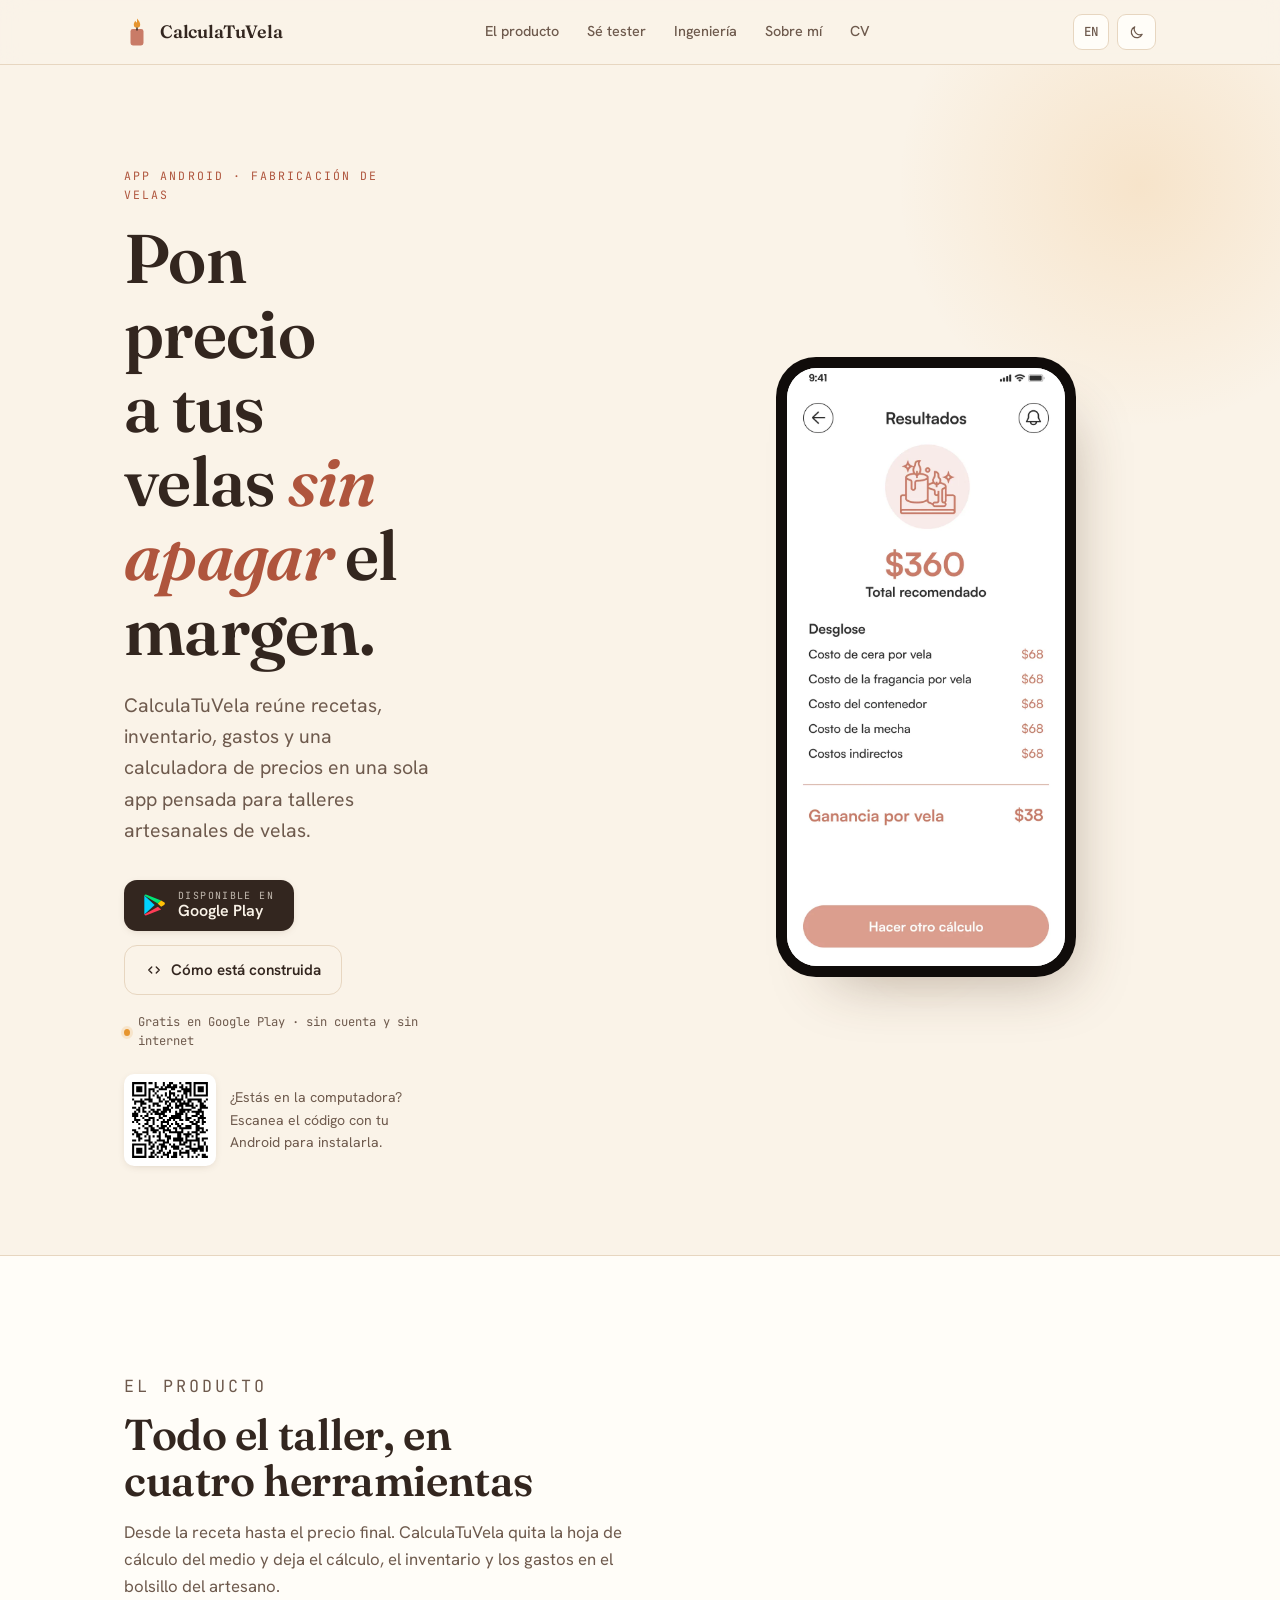
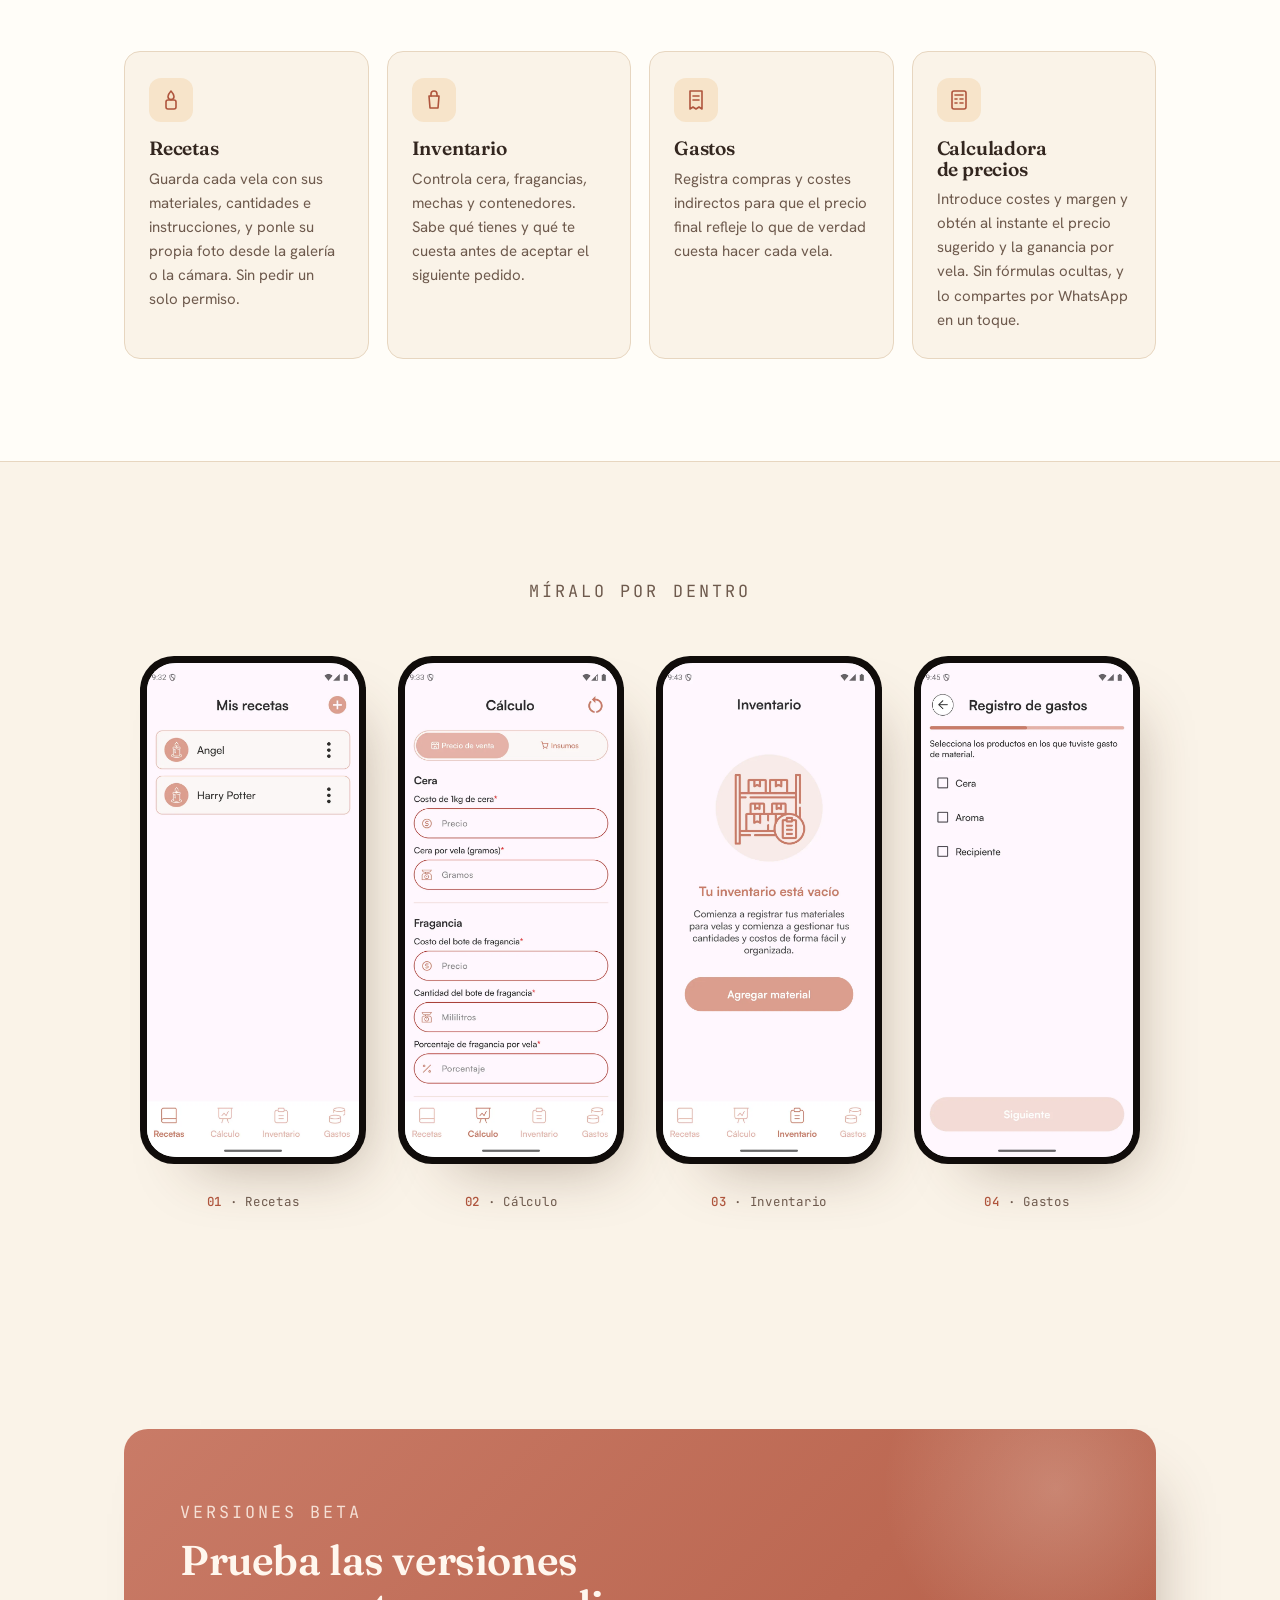
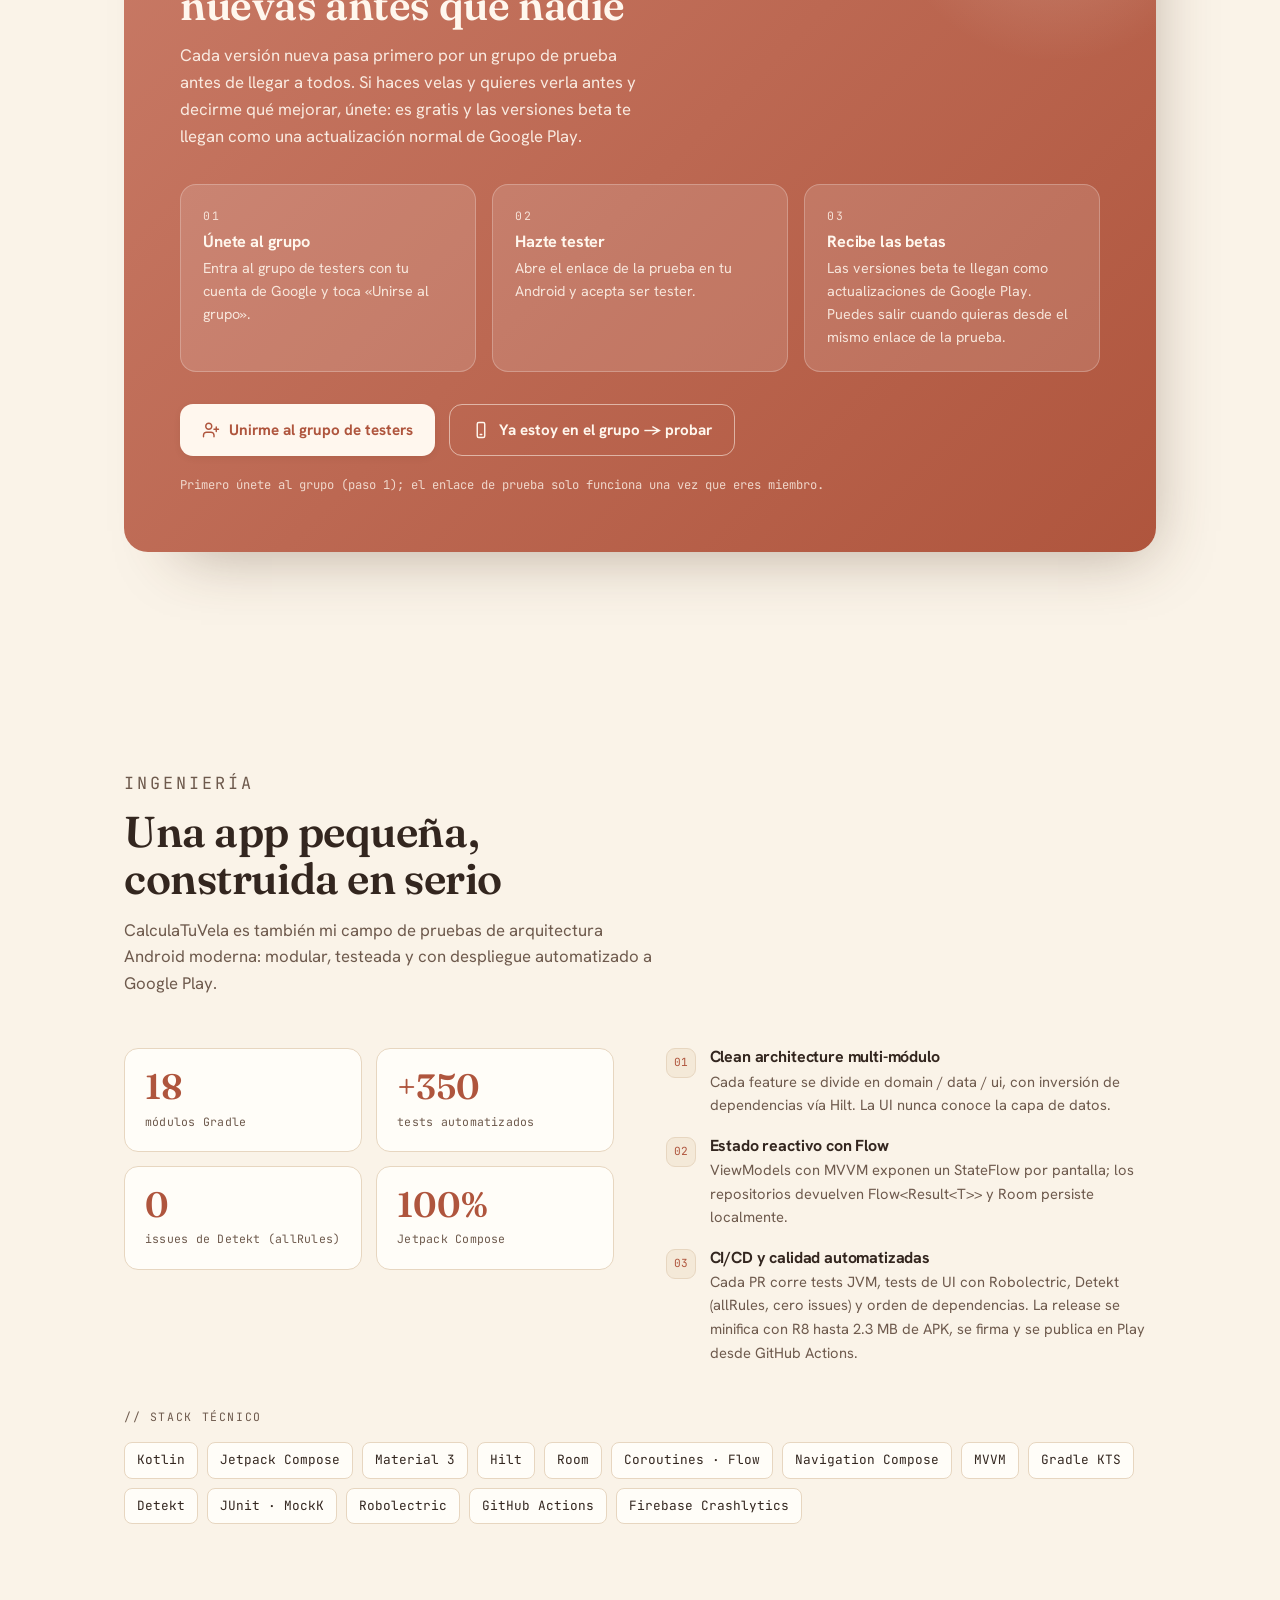
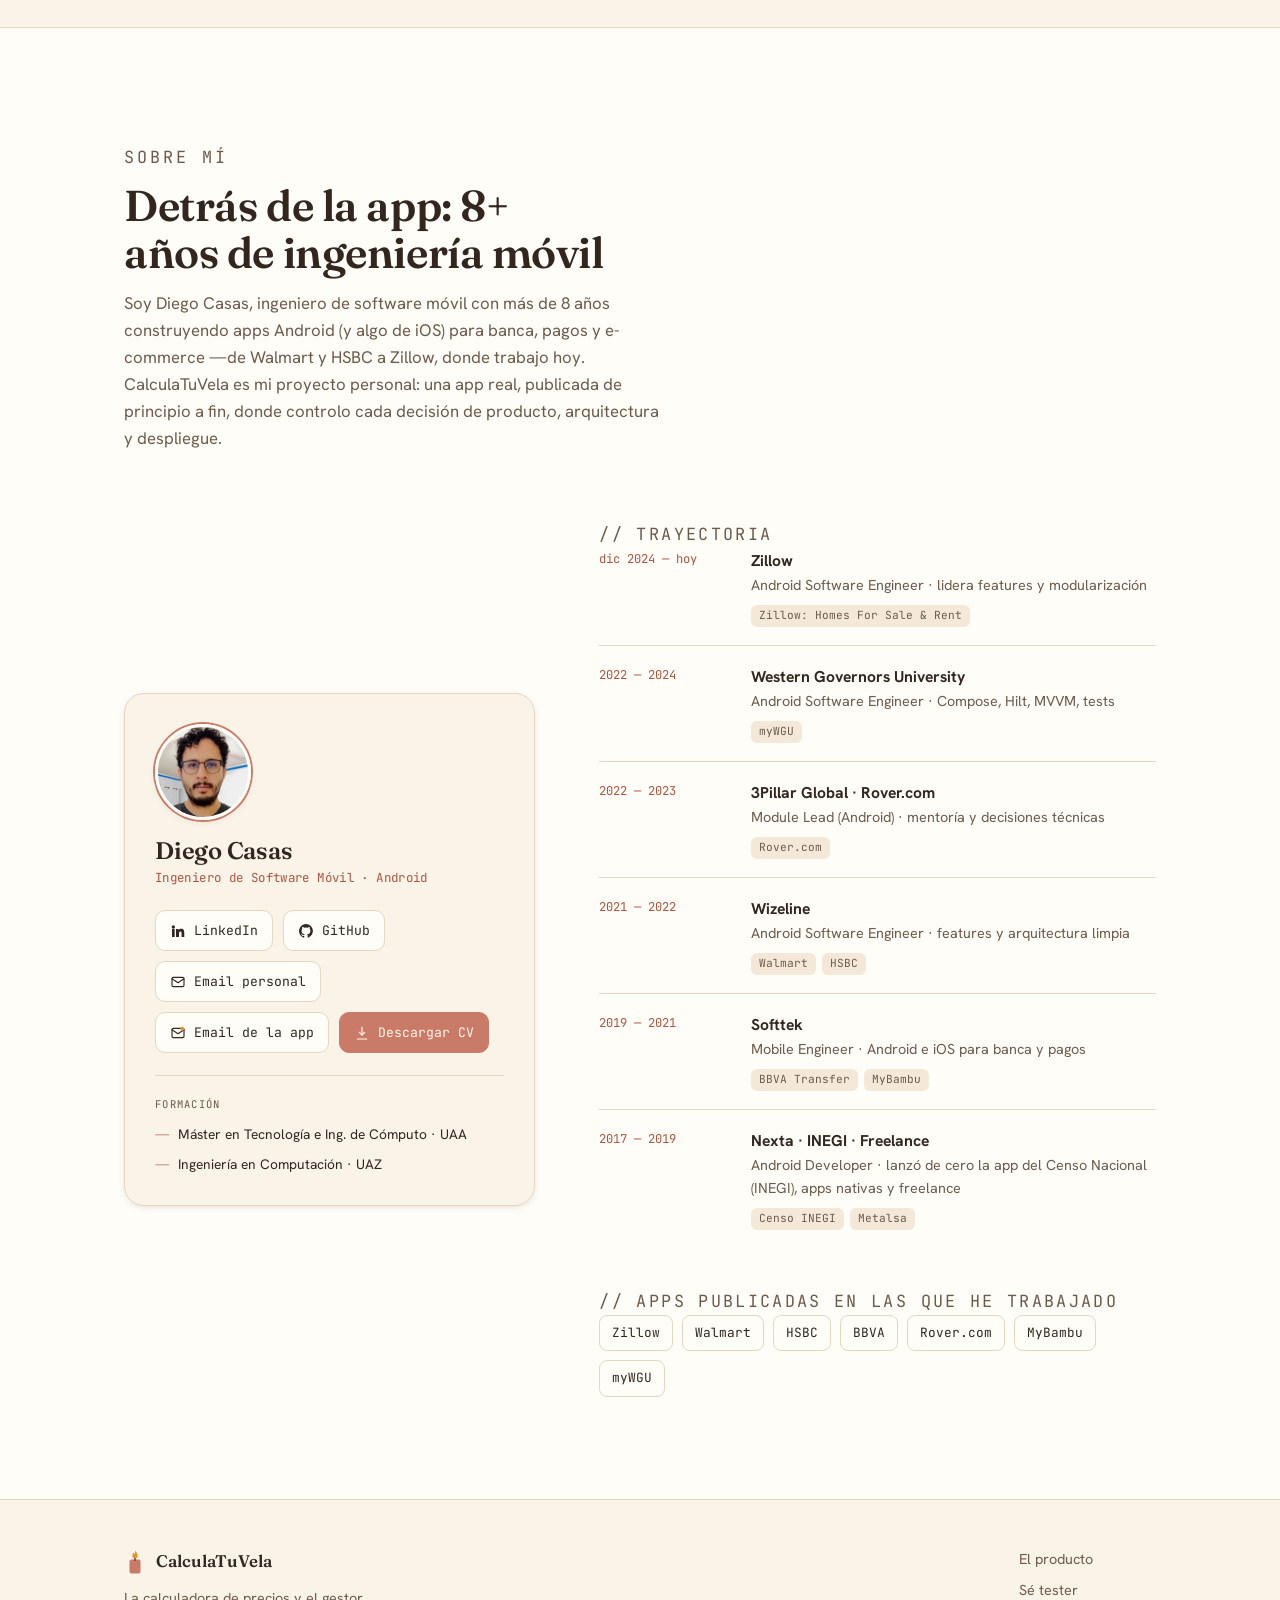
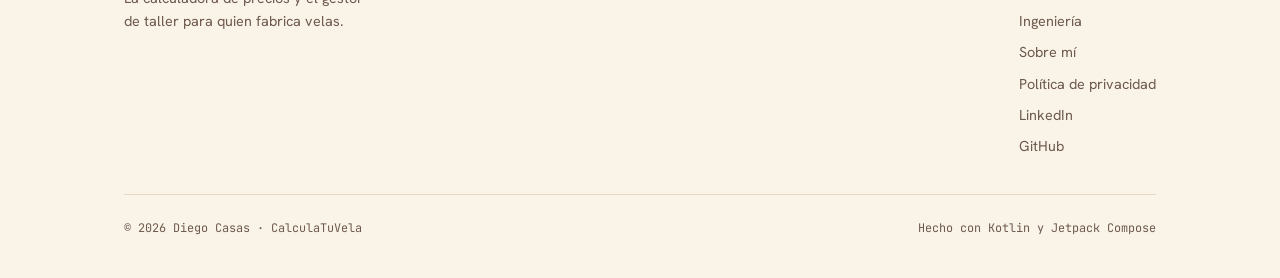
<file: index.html>
<!DOCTYPE html>
<html lang="es" data-en-lang="en">
<head>
<meta charset="UTF-8">
<meta name="viewport" content="width=device-width, initial-scale=1.0">
<title data-en="CalculaTuVela — App for candle makers · Diego Casas">CalculaTuVela — App para fabricantes de velas · Diego Casas</title>
<meta name="description" content="CalculaTuVela: app Android para calcular precios, gestionar recetas, inventario y gastos en la fabricación de velas. Proyecto de Diego Casas, desarrollador Android." data-en-content="CalculaTuVela: Android app to price candles and manage recipes, inventory and expenses for candle making. A project by Diego Casas, Android developer.">
<link rel="canonical" href="https://calculatuvela.github.io/" data-en-href="https://calculatuvela.github.io/en/">
<link rel="alternate" hreflang="es" href="https://calculatuvela.github.io/">
<link rel="alternate" hreflang="en" href="https://calculatuvela.github.io/en/">
<link rel="alternate" hreflang="x-default" href="https://calculatuvela.github.io/">
<meta property="og:type" content="website">
<meta property="og:site_name" content="CalculaTuVela">
<meta property="og:url" content="https://calculatuvela.github.io/" data-en-content="https://calculatuvela.github.io/en/">
<meta property="og:locale" content="es_MX" data-en-content="en_US">
<meta property="og:locale:alternate" content="en_US" data-en-content="es_MX">
<meta property="og:title" content="CalculaTuVela — App para fabricantes de velas" data-en-content="CalculaTuVela — App for candle makers">
<meta property="og:description" content="Calcula el precio de tus velas y gestiona tu taller: recetas, inventario y gastos, en una sola app." data-en-content="Price your candles and run your workshop: recipes, inventory and expenses, in one app.">
<meta property="og:image" content="https://calculatuvela.github.io/assets/og-es.png" data-en-content="https://calculatuvela.github.io/assets/og-en.png">
<meta property="og:image:width" content="1200">
<meta property="og:image:height" content="630">
<meta property="og:image:alt" content="CalculaTuVela: Pon precio a tus velas sin apagar el margen." data-en-content="CalculaTuVela: Price your candles without burning your margin.">
<meta name="twitter:card" content="summary_large_image">
<meta name="theme-color" content="#FAF3E8" media="(prefers-color-scheme: light)">
<meta name="theme-color" content="#1A1411" media="(prefers-color-scheme: dark)">
<link rel="icon" href="favicon.ico" sizes="32x32">
<link rel="icon" href="favicon.svg" type="image/svg+xml">
<link rel="apple-touch-icon" href="assets/apple-touch-icon.png">
<script data-es-only>try { if (localStorage.getItem('ctv-lang') === 'en') location.replace('en/' + location.pathname.split('/').pop() + location.hash); } catch (e) {}</script>
<script>try { var t = localStorage.getItem('ctv-theme'); if (t) document.documentElement.setAttribute('data-theme', t); } catch (e) {}</script>
<link rel="preconnect" href="https://fonts.googleapis.com">
<link rel="preconnect" href="https://fonts.gstatic.com" crossorigin>
<link href="https://fonts.googleapis.com/css2?family=Fraunces:opsz,wght@9..144,400;9..144,500;9..144,600;9..144,900&family=Hanken+Grotesk:wght@400;500;600;700&family=JetBrains+Mono:wght@400;500&display=swap" rel="stylesheet">
<link rel="stylesheet" href="assets/site.css">
<script src="assets/site.js" defer></script>
<style>
  .eyebrow {
    font-family: var(--font-mono);
    font-size: 0.72rem;
    letter-spacing: 0.18em;
    text-transform: uppercase;
    color: var(--terracotta-ink);
    margin: 0;
  }

  /* ---------- Hero ---------- */
  .hero { position: relative; padding: clamp(48px, 8vw, 104px) 0 clamp(56px, 7vw, 96px); overflow: hidden; }
  .hero::before {
    content: ""; position: absolute; top: -140px; right: -120px; width: 520px; height: 520px;
    background: radial-gradient(circle, var(--flame-soft) 0%, transparent 66%);
    pointer-events: none; z-index: 0;
  }
  .hero-grid { position: relative; z-index: 1; display: grid; grid-template-columns: 1.05fr 0.95fr; gap: clamp(32px, 5vw, 72px); align-items: center; }
  .hero-copy { max-width: 34ch; }
  .hero h1 { font-size: clamp(2.6rem, 6vw, 4.3rem); font-weight: 600; margin: 18px 0 0; }
  .hero h1 .flame-word { position: relative; color: var(--terracotta-ink); font-style: italic; }
  .hero .lede { font-size: clamp(1.05rem, 1.6vw, 1.22rem); color: var(--ink-soft); margin: 22px 0 0; max-width: 42ch; }
  .cta-row { display: flex; flex-wrap: wrap; gap: 14px; margin-top: 34px; align-items: center; }
  .badge-play {
    display: inline-flex; align-items: center; gap: 12px;
    background: var(--ink); color: var(--ground);
    padding: 11px 20px 11px 16px; border-radius: 13px; text-decoration: none;
    box-shadow: var(--shadow-sm); transition: transform .18s;
  }
  .badge-play:hover { transform: translateY(-2px); }
  .badge-play .gp { width: 26px; height: 26px; flex-shrink: 0; }
  .badge-play .bt { display: flex; flex-direction: column; line-height: 1.1; text-align: left; }
  .badge-play .bt small { font-size: 0.62rem; letter-spacing: 0.14em; text-transform: uppercase; opacity: 0.72; font-family: var(--font-mono); }
  .badge-play .bt strong { font-size: 1rem; font-weight: 600; }
  /* The QR is for desktop visitors; on a phone the Play button is one tap away. */
  .qr-card { display: flex; align-items: center; gap: 14px; margin-top: 22px; max-width: 34ch; }
  .qr-card svg { width: 92px; height: 92px; flex-shrink: 0; background: #fff; border-radius: 10px; padding: 4px; box-shadow: var(--shadow-sm); }
  .qr-card p { margin: 0; font-size: 0.88rem; color: var(--ink-soft); }
  @media (max-width: 860px), (hover: none) { .qr-card { display: none; } }
  .btn-ghost {
    display: inline-flex; align-items: center; gap: 8px;
    padding: 12px 20px; border-radius: 13px; text-decoration: none;
    border: 1px solid var(--line); color: var(--ink); font-weight: 600; font-size: 0.95rem;
    transition: border-color .18s, background .18s;
  }
  .btn-ghost:hover { border-color: var(--terracotta); background: var(--surface); }
  .btn-ghost svg { width: 18px; height: 18px; }
  .hero-note { margin-top: 18px; font-family: var(--font-mono); font-size: 0.76rem; color: var(--ink-soft); display: flex; align-items: center; gap: 8px; }
  .hero-note .dot { width: 7px; height: 7px; border-radius: 50%; background: var(--flame); box-shadow: 0 0 0 3px var(--flame-soft); }

  /* ---------- Phone mockup ---------- */
  .phone-stage { display: flex; justify-content: center; position: relative; }
  .phone-stage::after {
    content: ""; position: absolute; inset: 10% 18% -6% 18%; z-index: -1;
    background: radial-gradient(ellipse at 50% 40%, var(--flame-soft), transparent 70%);
    filter: blur(10px);
  }
  .phone {
    width: min(300px, 78vw); aspect-ratio: 300 / 620;
    background: #100C0A; border-radius: 40px; padding: 11px;
    box-shadow: var(--shadow); position: relative; flex-shrink: 0;
  }
  .phone-screen { width: 100%; height: 100%; background: var(--surface); border-radius: 30px; overflow: hidden; display: flex; flex-direction: column; }
  .phone-shot { width: 100%; height: 100%; object-fit: cover; object-position: top center; border-radius: 30px; display: block; background: #fff; }
  .p-status { display: flex; justify-content: space-between; align-items: center; padding: 12px 18px 4px; font-family: var(--font-mono); font-size: 0.66rem; color: var(--ink-soft); }
  .p-status .sig { display: flex; gap: 4px; align-items: center; }
  .p-status .sig span { width: 4px; border-radius: 1px; background: var(--ink-soft); }
  .p-appbar { padding: 6px 18px 14px; }
  .p-appbar .k { font-family: var(--font-mono); font-size: 0.6rem; letter-spacing: 0.14em; text-transform: uppercase; color: var(--terracotta-ink); }
  .p-appbar h4 { font-family: var(--font-display); font-size: 1.15rem; margin: 2px 0 0; color: var(--ink); font-weight: 600; }
  .p-body { padding: 0 16px 16px; display: flex; flex-direction: column; gap: 10px; overflow: hidden; }
  .p-result {
    background: linear-gradient(135deg, var(--terracotta), var(--terracotta-ink));
    border-radius: 18px; padding: 16px 18px; color: #FFF7EE;
  }
  .p-result .lab { font-family: var(--font-mono); font-size: 0.6rem; letter-spacing: 0.12em; text-transform: uppercase; opacity: 0.85; }
  .p-result .big { font-family: var(--font-display); font-size: 2rem; font-weight: 600; margin-top: 2px; font-variant-numeric: tabular-nums; }
  .p-result .prof { display: flex; align-items: center; gap: 6px; margin-top: 8px; font-size: 0.72rem; background: rgba(255,255,255,0.16); width: fit-content; padding: 3px 9px; border-radius: 20px; }
  .p-lines { display: flex; flex-direction: column; gap: 2px; }
  .p-line { display: flex; justify-content: space-between; align-items: center; padding: 8px 4px; border-bottom: 1px solid var(--line); font-size: 0.78rem; }
  .p-line:last-child { border-bottom: none; }
  .p-line .nm { color: var(--ink-soft); display: flex; align-items: center; gap: 8px; }
  .p-line .nm i { width: 6px; height: 6px; border-radius: 50%; background: var(--terracotta); font-style: normal; }
  .p-line .vl { font-family: var(--font-mono); color: var(--ink); font-variant-numeric: tabular-nums; }

  /* ---------- Section frame ---------- */
  section { padding: clamp(56px, 8vw, 104px) 0; }
  .section-head { max-width: 60ch; margin-bottom: clamp(32px, 4vw, 52px); }
  .section-head h2 { font-size: clamp(1.9rem, 3.6vw, 2.7rem); margin-top: 12px; }
  .section-head p { color: var(--ink-soft); font-size: 1.05rem; margin: 14px 0 0; }
  .divider-band { border-top: 1px solid var(--line); }

  /* ---------- Features ---------- */
  #producto { background: var(--surface); border-top: 1px solid var(--line); border-bottom: 1px solid var(--line); }
  .feat-grid { display: grid; grid-template-columns: repeat(auto-fit, minmax(232px, 1fr)); gap: 18px; }
  .feat {
    background: var(--ground); border: 1px solid var(--line); border-radius: 16px; padding: 26px 24px;
    transition: transform .2s ease, border-color .2s ease, box-shadow .2s ease;
  }
  .feat:hover { transform: translateY(-4px); border-color: var(--terracotta); box-shadow: var(--shadow-sm); }
  .feat .ic { width: 44px; height: 44px; border-radius: 12px; background: var(--flame-soft); display: flex; align-items: center; justify-content: center; margin-bottom: 16px; }
  .feat .ic svg { width: 24px; height: 24px; stroke: var(--terracotta-ink); fill: none; stroke-width: 1.6; stroke-linecap: round; stroke-linejoin: round; }
  .feat h3 { font-size: 1.2rem; }
  .feat p { color: var(--ink-soft); font-size: 0.94rem; margin: 8px 0 0; }

  /* ---------- Gallery ---------- */
  #galeria { background: var(--ground); }
  .gallery { display: grid; grid-template-columns: repeat(4, 1fr); gap: clamp(16px, 3vw, 32px); max-width: 1000px; margin: 0 auto; }
  .shot-card { display: flex; flex-direction: column; align-items: center; gap: 16px; }
  .shot-frame {
    width: 100%; aspect-ratio: 1080 / 2424; background: #100C0A;
    border-radius: 34px; padding: 7px; box-shadow: var(--shadow);
    transition: transform .25s ease;
  }
  .shot-card:hover .shot-frame { transform: translateY(-6px); }
  .shot-frame img { width: 100%; height: 100%; object-fit: cover; object-position: top center; border-radius: 28px; display: block; background: #fff; }
  .shot-cap { font-family: var(--font-mono); font-size: 0.78rem; letter-spacing: 0.06em; color: var(--ink-soft); }
  .shot-cap b { color: var(--terracotta-ink); font-weight: 500; }
  @media (max-width: 900px) { .gallery { grid-template-columns: repeat(2, 1fr); max-width: 560px; gap: 28px; } }
  @media (max-width: 520px) { .gallery { grid-template-columns: 1fr; max-width: 300px; gap: 40px; } }

  /* ---------- Engineering ---------- */
  #ingenieria { background: var(--ground); }
  .eng-top { display: grid; grid-template-columns: 1fr 1fr; gap: clamp(28px, 4vw, 56px); align-items: start; }
  @media (max-width: 820px) { .eng-top { grid-template-columns: 1fr; } }
  .metrics { display: grid; grid-template-columns: repeat(2, 1fr); gap: 14px; }
  .metric { background: var(--surface); border: 1px solid var(--line); border-radius: 14px; padding: 20px; }
  .metric .n { font-family: var(--font-display); font-size: 2.2rem; font-weight: 600; color: var(--terracotta-ink); font-variant-numeric: tabular-nums; line-height: 1; }
  .metric .l { font-family: var(--font-mono); font-size: 0.72rem; color: var(--ink-soft); margin-top: 8px; letter-spacing: 0.02em; }
  .eng-points { display: flex; flex-direction: column; gap: 20px; }
  .ep { display: flex; gap: 14px; }
  .ep .bullet { flex-shrink: 0; width: 30px; height: 30px; border-radius: 9px; background: var(--surface-2); display: flex; align-items: center; justify-content: center; font-family: var(--font-mono); font-size: 0.7rem; color: var(--terracotta-ink); border: 1px solid var(--line); }
  .ep h3 { font-family: var(--font-body); font-size: 1rem; font-weight: 700; }
  .ep p { margin: 4px 0 0; color: var(--ink-soft); font-size: 0.92rem; }
  .stack { margin-top: 44px; }
  .stack .lab { font-family: var(--font-mono); font-size: 0.72rem; letter-spacing: 0.14em; text-transform: uppercase; color: var(--ink-soft); margin-bottom: 16px; }
  .chips { display: flex; flex-wrap: wrap; gap: 9px; }
  .chip {
    display: inline-block; text-decoration: none;
    font-family: var(--font-mono); font-size: 0.8rem; color: var(--ink);
    background: var(--surface); border: 1px solid var(--line); border-radius: 8px;
    padding: 7px 12px; transition: border-color .18s, color .18s;
  }
  a.chip { cursor: pointer; }
  .chip:hover { border-color: var(--terracotta); color: var(--terracotta-ink); }

  /* ---------- About ---------- */
  #sobre-mi { background: var(--surface); border-top: 1px solid var(--line); }
  .about-grid { display: grid; grid-template-columns: 0.85fr 1.15fr; gap: clamp(28px, 5vw, 64px); align-items: center; }
  @media (max-width: 760px) { .about-grid { grid-template-columns: 1fr; } }
  .about-card { background: var(--ground); border: 1px solid var(--line); border-radius: 20px; padding: 30px; box-shadow: var(--shadow-sm); }
  .avatar { width: 96px; height: 96px; border-radius: 50%; object-fit: cover; object-position: center top; display: block; margin-bottom: 18px; border: 3px solid var(--surface); box-shadow: 0 0 0 2px var(--terracotta), var(--shadow-sm); }
  .about-card h3 { font-size: 1.5rem; }
  .about-card .role { font-family: var(--font-mono); font-size: 0.78rem; color: var(--terracotta-ink); margin: 4px 0 0; letter-spacing: 0.03em; }
  .about-links { display: flex; flex-wrap: wrap; gap: 10px; margin-top: 22px; }
  .about-links a { display: inline-flex; align-items: center; gap: 8px; font-family: var(--font-mono); font-size: 0.82rem; text-decoration: none; color: var(--ink); border: 1px solid var(--line); background: var(--surface); padding: 9px 14px; border-radius: 10px; transition: border-color .18s, color .18s; }
  .about-links a:hover { border-color: var(--terracotta); color: var(--terracotta-ink); }
  .about-links a svg { width: 16px; height: 16px; }
  .about-links a.cv-btn { background: var(--terracotta); border-color: var(--terracotta); color: #FFF7EE; }
  .about-links a.cv-btn:hover { background: var(--terracotta-ink); border-color: var(--terracotta-ink); color: #FFF7EE; }
  .about-copy h2 { font-size: clamp(1.8rem, 3.4vw, 2.5rem); }
  .about-copy p { color: var(--ink-soft); font-size: 1.05rem; margin: 18px 0 0; }
  .card-edu { margin-top: 22px; padding-top: 20px; border-top: 1px solid var(--line); }
  .card-edu .lab { font-family: var(--font-mono); font-size: 0.66rem; letter-spacing: 0.12em; text-transform: uppercase; color: var(--ink-soft); margin-bottom: 10px; }
  .card-edu ul { list-style: none; margin: 0; padding: 0; display: flex; flex-direction: column; gap: 8px; }
  .card-edu li { font-size: 0.86rem; color: var(--ink); display: flex; gap: 8px; }
  .card-edu li i { color: var(--terracotta); font-style: normal; flex-shrink: 0; }

  .lab-mono { font-family: var(--font-mono); font-size: 0.72rem; letter-spacing: 0.14em; text-transform: uppercase; color: var(--ink-soft); margin: 0 0 16px; }
  .timeline { list-style: none; margin: 0; padding: 0; }
  .tl-item { display: grid; grid-template-columns: 132px 1fr; gap: 20px; padding: 18px 0; border-top: 1px solid var(--line); }
  .tl-item:first-child { border-top: none; padding-top: 0; }
  .tl-when { font-family: var(--font-mono); font-size: 0.76rem; color: var(--terracotta-ink); padding-top: 2px; }
  .tl-role { font-weight: 700; font-size: 0.98rem; color: var(--ink); }
  .tl-co { color: var(--ink-soft); font-size: 0.9rem; margin-top: 1px; }
  .tl-apps { margin-top: 8px; display: flex; flex-wrap: wrap; gap: 6px; }
  .tl-apps span { font-family: var(--font-mono); font-size: 0.7rem; color: var(--ink-soft); background: var(--surface-2); border-radius: 6px; padding: 2px 8px; }
  .apps-block { margin-top: 40px; }
  @media (max-width: 560px) { .tl-item { grid-template-columns: 1fr; gap: 6px; } }

  /* ---------- Testers CTA ---------- */
  #testers { background: var(--ground); }
  .testers-card {
    position: relative; overflow: hidden;
    background: linear-gradient(135deg, var(--terracotta), var(--terracotta-ink));
    border-radius: 24px; padding: clamp(30px, 5vw, 56px); color: #FFF7EE;
    box-shadow: var(--shadow);
  }
  .testers-card::before {
    content: ""; position: absolute; top: -120px; right: -80px; width: 360px; height: 360px;
    background: radial-gradient(circle, rgba(255,247,238,0.22), transparent 68%);
    pointer-events: none;
  }
  .testers-head { position: relative; z-index: 1; max-width: 52ch; }
  .testers-head .eyebrow { color: rgba(255,247,238,0.82); }
  .testers-head h2 { color: #FFF7EE; font-size: clamp(1.8rem, 3.4vw, 2.6rem); margin-top: 12px; }
  .testers-head p { color: rgba(255,247,238,0.9); font-size: 1.05rem; margin: 14px 0 0; }
  .tester-steps { position: relative; z-index: 1; display: grid; grid-template-columns: repeat(3, 1fr); gap: 16px; margin-top: 34px; }
  @media (max-width: 720px) { .tester-steps { grid-template-columns: 1fr; } }
  .tstep { background: rgba(255,255,255,0.13); border: 1px solid rgba(255,255,255,0.24); border-radius: 16px; padding: 22px; }
  .tstep .num { font-family: var(--font-mono); font-size: 0.72rem; letter-spacing: 0.14em; opacity: 0.82; }
  .tstep h3 { color: #FFF7EE; font-family: var(--font-body); font-size: 1.02rem; font-weight: 700; margin: 8px 0 0; }
  .tstep p { color: rgba(255,247,238,0.86); font-size: 0.9rem; margin: 6px 0 0; }
  .tester-cta { position: relative; z-index: 1; display: flex; flex-wrap: wrap; gap: 14px; margin-top: 32px; }
  .tbtn {
    display: inline-flex; align-items: center; gap: 9px; text-decoration: none;
    padding: 13px 22px; border-radius: 13px; font-weight: 700; font-size: 0.95rem;
    transition: transform .18s, background .18s, border-color .18s;
  }
  .tbtn svg { width: 18px; height: 18px; }
  .tbtn-primary { background: #FFF7EE; color: var(--terracotta-ink); box-shadow: var(--shadow-sm); }
  .tbtn-primary:hover { transform: translateY(-2px); background: #fff; }
  .tbtn-ghost { border: 1px solid rgba(255,247,238,0.55); color: #FFF7EE; }
  .tbtn-ghost:hover { border-color: #FFF7EE; background: rgba(255,255,255,0.12); }
  .tester-note { position: relative; z-index: 1; margin: 20px 0 0; font-family: var(--font-mono); font-size: 0.76rem; color: rgba(255,247,238,0.78); }

  /* ---------- Footer ---------- */
  footer { background: var(--ground); border-top: 1px solid var(--line); padding: 48px 0 40px; }
  .foot-grid { display: flex; flex-wrap: wrap; justify-content: space-between; gap: 24px; align-items: flex-start; }
  .foot-brand { display: flex; align-items: center; gap: 10px; font-family: var(--font-display); font-weight: 600; font-size: 1.05rem; }
  .foot-brand .mark { width: 22px; height: 26px; }
  .foot-links { display: flex; flex-direction: column; gap: 8px; }
  .foot-links a { color: var(--ink-soft); text-decoration: none; font-size: 0.9rem; }
  .foot-links a:hover { color: var(--terracotta-ink); }
  .foot-bottom { margin-top: 36px; padding-top: 24px; border-top: 1px solid var(--line); font-family: var(--font-mono); font-size: 0.74rem; color: var(--ink-soft); display: flex; flex-wrap: wrap; gap: 8px 18px; justify-content: space-between; }

  @media (max-width: 860px) {
    .hero-grid { grid-template-columns: 1fr; }
    .hero-copy { max-width: none; order: 1; }
    .phone-stage { order: 0; margin-bottom: 8px; }
    .hero h1 { max-width: 14ch; }
  }
</style>
</head>
<body>

<!-- Reusable candle wordmark mark -->
<svg width="0" height="0" style="position:absolute" aria-hidden="true">
  <defs>
    <symbol id="candle-mark" viewBox="0 0 26 30">
      <path class="flame-anim" d="M13 1.5c2.2 2.4 3.2 4.2 3.2 6.1a3.2 3.2 0 0 1-6.4 0c0-1.4.6-2.6 1.6-3.9.4 1 .9 1.5 1.6 1.8 0-1.4 0-2.6-.0-4.1z" fill="var(--flame)"/>
      <rect x="6.5" y="12" width="13" height="16.5" rx="2.4" fill="var(--terracotta)"/>
      <line x1="13" y1="11" x2="13" y2="13" stroke="var(--ink)" stroke-width="1.4" stroke-linecap="round"/>
    </symbol>
  </defs>
</svg>

<header class="site">
  <div class="wrap nav">
    <a class="brand" href="#top" aria-label="CalculaTuVela — inicio" data-en-aria-label="CalculaTuVela — home">
      <svg class="mark" aria-hidden="true"><use href="#candle-mark"/></svg>
      CalculaTuVela
    </a>
    <nav class="nav-links" aria-label="Principal" data-en-aria-label="Main">
      <a href="#producto" data-es="El producto" data-en="The product">El producto</a>
      <a href="#testers" data-es="Sé tester" data-en="Be a tester">Sé tester</a>
      <a href="#ingenieria" data-es="Ingeniería" data-en="Engineering">Ingeniería</a>
      <a href="#sobre-mi" data-es="Sobre mí" data-en="About">Sobre mí</a>
      <a href="./cv.html" data-es="CV" data-en="Resume">CV</a>
    </nav>
    <div class="nav-tools">
      <a class="toolbtn lang-switch" href="en/" hreflang="en" lang="en" aria-label="Read in English"
         data-en-href="../" data-en-hreflang="es" data-en-lang="es" data-en-aria-label="Leer en español"
         data-es="EN" data-en="ES">EN</a>
      <button class="toolbtn" id="theme-toggle" type="button" aria-label="Cambiar tema claro/oscuro" data-en-aria-label="Toggle light/dark theme">
        <svg id="theme-icon" viewBox="0 0 24 24" fill="none" stroke="currentColor" stroke-width="1.7" stroke-linecap="round" stroke-linejoin="round"></svg>
      </button>
    </div>
  </div>
</header>

<main id="top">

<!-- HERO -->
<section class="hero">
  <div class="wrap hero-grid">
    <div class="hero-copy">
      <p class="eyebrow" data-es="App Android · Fabricación de velas" data-en="Android app · Candle making">App Android · Fabricación de velas</p>
      <h1 data-es-html="Pon precio a tus velas <span class='flame-word'>sin apagar</span> el margen." data-en-html="Price your candles <span class='flame-word'>without burning</span> your margin.">Pon precio a tus velas <span class="flame-word">sin apagar</span> el margen.</h1>
      <p class="lede" data-es="CalculaTuVela reúne recetas, inventario, gastos y una calculadora de precios en una sola app pensada para talleres artesanales de velas." data-en="CalculaTuVela brings recipes, inventory, expenses and a pricing calculator into one app made for artisan candle workshops.">CalculaTuVela reúne recetas, inventario, gastos y una calculadora de precios en una sola app pensada para talleres artesanales de velas.</p>
      <div class="cta-row">
        <a class="badge-play" href="https://play.google.com/store/apps/details?id=com.diegocasas.calculatuvela" target="_blank" rel="noopener"
           aria-label="Disponible en Google Play" data-en-aria-label="Get it on Google Play">
          <svg class="gp" viewBox="0 0 48 48" aria-hidden="true">
            <path d="M8 6.5v35l19-17.5z" fill="#00D2FF"/>
            <path d="M8 6.5 33 21l6-5.5L11 4.5A3 3 0 0 0 8 6.5z" fill="#00E676"/>
            <path d="M8 41.5 33 27l6 5.5L11 43.5a3 3 0 0 1-3-2z" fill="#FF3D57"/>
            <path d="M33 21l6-5.5 5.5 3.2a3 3 0 0 1 0 5.2L39 27l-6-5.5 0 0z" fill="#FFC107"/>
          </svg>
          <span class="bt">
            <small data-es="Disponible en" data-en="Get it on">Disponible en</small>
            <strong>Google Play</strong>
          </span>
        </a>
        <a class="btn-ghost" href="#ingenieria">
          <svg viewBox="0 0 24 24" fill="none" stroke="currentColor" stroke-width="1.8" stroke-linecap="round" stroke-linejoin="round" aria-hidden="true"><polyline points="9 8 5 12 9 16"/><polyline points="15 8 19 12 15 16"/></svg>
          <span data-es="Cómo está construida" data-en="How it's built">Cómo está construida</span>
        </a>
      </div>
      <p class="hero-note"><span class="dot"></span><span data-es="Gratis en Google Play · sin cuenta y sin internet" data-en="Free on Google Play · no account, works offline">Gratis en Google Play · sin cuenta y sin internet</span></p>
      <div class="qr-card">
        <svg viewBox="0 0 41 41" aria-hidden="true"><path stroke="#000" d="M2 2.5h7m1 0h2m1 0h1m3 0h1m2 0h2m3 0h1m2 0h3m1 0h7m-37 1h1m5 0h1m4 0h1m3 0h1m1 0h2m1 0h2m2 0h1m3 0h1m1 0h1m5 0h1m-37 1h1m1 0h3m1 0h1m4 0h2m1 0h1m1 0h6m1 0h2m1 0h1m1 0h1m1 0h1m1 0h3m1 0h1m-37 1h1m1 0h3m1 0h1m1 0h3m2 0h4m2 0h2m3 0h5m1 0h1m1 0h3m1 0h1m-37 1h1m1 0h3m1 0h1m1 0h1m1 0h1m1 0h1m5 0h1m3 0h2m1 0h4m1 0h1m1 0h3m1 0h1m-37 1h1m5 0h1m1 0h1m2 0h1m4 0h1m1 0h3m4 0h2m1 0h1m1 0h1m5 0h1m-37 1h7m1 0h1m1 0h1m1 0h1m1 0h1m1 0h1m1 0h1m1 0h1m1 0h1m1 0h1m1 0h1m1 0h1m1 0h7m-29 1h1m3 0h2m3 0h2m2 0h1m2 0h1m1 0h1m-27 1h1m3 0h1m1 0h4m3 0h1m1 0h1m2 0h7m2 0h7m2 0h1m-36 1h5m2 0h2m3 0h2m1 0h2m1 0h2m1 0h2m1 0h1m1 0h2m3 0h2m1 0h1m-35 1h1m2 0h3m3 0h3m3 0h1m1 0h1m2 0h1m1 0h5m1 0h1m3 0h2m-31 1h1m3 0h1m1 0h1m1 0h2m3 0h2m2 0h4m1 0h4m1 0h1m1 0h3m-36 1h2m1 0h1m1 0h2m1 0h1m6 0h3m1 0h1m1 0h2m1 0h1m4 0h2m2 0h4m-35 1h2m1 0h1m3 0h2m1 0h2m1 0h4m4 0h6m3 0h2m-33 1h1m1 0h1m1 0h2m1 0h1m1 0h3m1 0h3m1 0h1m2 0h1m1 0h3m1 0h1m1 0h6m-35 1h3m4 0h1m1 0h1m1 0h5m5 0h4m1 0h1m4 0h2m1 0h1m-35 1h3m1 0h1m1 0h2m5 0h1m1 0h2m2 0h5m2 0h1m2 0h3m1 0h2m-34 1h1m3 0h1m2 0h3m2 0h2m3 0h6m2 0h3m3 0h4m-35 1h3m2 0h3m1 0h1m1 0h1m2 0h1m1 0h2m1 0h1m2 0h2m1 0h2m2 0h1m1 0h1m1 0h1m-35 1h1m1 0h1m4 0h1m2 0h1m3 0h4m3 0h1m6 0h2m1 0h2m1 0h2m-33 1h1m2 0h2m2 0h1m3 0h1m2 0h1m1 0h1m1 0h2m1 0h1m4 0h3m2 0h1m-30 1h1m2 0h2m2 0h1m1 0h3m1 0h1m3 0h2m2 0h3m2 0h2m-30 1h1m2 0h2m1 0h2m2 0h3m1 0h1m2 0h2m1 0h6m2 0h4m-35 1h2m5 0h1m1 0h4m2 0h4m2 0h1m2 0h1m6 0h2m1 0h1m1 0h1m-36 1h2m2 0h3m2 0h2m1 0h1m1 0h1m2 0h7m2 0h1m1 0h3m1 0h3m-36 1h1m1 0h3m2 0h1m5 0h1m2 0h1m5 0h2m1 0h4m2 0h2m-31 1h2m2 0h1m1 0h1m1 0h1m1 0h2m2 0h3m3 0h2m2 0h2m1 0h1m1 0h1m-29 1h2m3 0h1m4 0h1m3 0h2m1 0h5m1 0h1m4 0h2m1 0h3m-37 1h2m1 0h1m2 0h3m3 0h4m1 0h1m2 0h5m1 0h7m1 0h1m-27 1h2m1 0h1m3 0h3m5 0h1m1 0h2m1 0h1m3 0h1m2 0h1m-36 1h7m1 0h1m1 0h1m2 0h3m2 0h1m1 0h1m2 0h3m2 0h1m1 0h1m1 0h1m2 0h1m-36 1h1m5 0h1m2 0h2m1 0h1m1 0h3m2 0h4m3 0h3m3 0h3m1 0h1m-37 1h1m1 0h3m1 0h1m1 0h2m2 0h1m1 0h1m1 0h1m3 0h3m1 0h1m3 0h7m1 0h1m-37 1h1m1 0h3m1 0h1m3 0h1m2 0h2m3 0h1m4 0h1m2 0h2m1 0h3m1 0h2m1 0h1m-37 1h1m1 0h3m1 0h1m2 0h2m1 0h2m1 0h1m1 0h2m1 0h2m1 0h5m2 0h1m-31 1h1m5 0h1m2 0h1m1 0h1m3 0h3m2 0h2m1 0h1m3 0h1m4 0h1m1 0h2m-36 1h7m1 0h3m1 0h1m1 0h1m2 0h1m1 0h3m2 0h1m2 0h1m1 0h1m1 0h1m2 0h3"/></svg>
        <p data-es="¿Estás en la computadora? Escanea el código con tu Android para instalarla." data-en="On a computer? Scan the code with your Android to install it.">¿Estás en la computadora? Escanea el código con tu Android para instalarla.</p>
      </div>
    </div>

    <div class="phone-stage">
      <div class="phone">
        <img class="phone-shot" src="assets/screens/hero-resultados.webp" width="828" height="1792"
             alt="Pantalla de resultados de CalculaTuVela: total recomendado y ganancia por vela, con el desglose de costos"
             data-es-alt="Pantalla de resultados de CalculaTuVela: total recomendado y ganancia por vela, con el desglose de costos"
             data-en-alt="CalculaTuVela results screen: recommended total and profit per candle, with the cost breakdown">
      </div>
    </div>
  </div>
</section>

<!-- PRODUCT -->
<section id="producto">
  <div class="wrap">
    <div class="section-head">
      <p class="eyebrow" data-es="El producto" data-en="The product">El producto</p>
      <h2 data-es="Todo el taller, en cuatro herramientas" data-en="The whole workshop, in four tools">Todo el taller, en cuatro herramientas</h2>
      <p data-es="Desde la receta hasta el precio final. CalculaTuVela quita la hoja de cálculo del medio y deja el cálculo, el inventario y los gastos en el bolsillo del artesano." data-en="From the recipe to the final price. CalculaTuVela replaces the spreadsheet and keeps calculation, inventory and expenses in the maker's pocket.">Desde la receta hasta el precio final. CalculaTuVela quita la hoja de cálculo del medio y deja el cálculo, el inventario y los gastos en el bolsillo del artesano.</p>
    </div>
    <div class="feat-grid">
      <div class="feat">
        <div class="ic"><svg viewBox="0 0 24 24" aria-hidden="true"><path d="M12 3c2 2.2 3 3.9 3 5.6a3 3 0 0 1-6 0C9 6.9 10 5.2 12 3z"/><rect x="7" y="12" width="10" height="9" rx="2"/></svg></div>
        <h3 data-es="Recetas" data-en="Recipes">Recetas</h3>
        <p data-es="Guarda cada vela con sus materiales, cantidades e instrucciones, y ponle su propia foto desde la galería o la cámara. Sin pedir un solo permiso." data-en="Save every candle with its materials, amounts and instructions, and give it its own photo from the gallery or the camera. Without asking for a single permission.">Guarda cada vela con sus materiales, cantidades e instrucciones, y ponle su propia foto desde la galería o la cámara. Sin pedir un solo permiso.</p>
      </div>
      <div class="feat">
        <div class="ic"><svg viewBox="0 0 24 24" aria-hidden="true"><path d="M7 8h10l-1 12H8L7 8z"/><path d="M9 8V6a3 3 0 0 1 6 0v2"/></svg></div>
        <h3 data-es="Inventario" data-en="Inventory">Inventario</h3>
        <p data-es="Controla cera, fragancias, mechas y contenedores. Sabe qué tienes y qué te cuesta antes de aceptar el siguiente pedido." data-en="Track wax, fragrances, wicks and containers. Know what you have and what it costs before taking the next order.">Controla cera, fragancias, mechas y contenedores. Sabe qué tienes y qué te cuesta antes de aceptar el siguiente pedido.</p>
      </div>
      <div class="feat">
        <div class="ic"><svg viewBox="0 0 24 24" aria-hidden="true"><path d="M6 3h12v18l-3-2-3 2-3-2-3 2V3z"/><line x1="9" y1="8" x2="15" y2="8"/><line x1="9" y1="12" x2="15" y2="12"/></svg></div>
        <h3 data-es="Gastos" data-en="Expenses">Gastos</h3>
        <p data-es="Registra compras y costes indirectos para que el precio final refleje lo que de verdad cuesta hacer cada vela." data-en="Log purchases and indirect costs so the final price reflects what each candle truly costs to make.">Registra compras y costes indirectos para que el precio final refleje lo que de verdad cuesta hacer cada vela.</p>
      </div>
      <div class="feat">
        <div class="ic"><svg viewBox="0 0 24 24" aria-hidden="true"><rect x="5" y="3" width="14" height="18" rx="2"/><line x1="8" y1="7" x2="16" y2="7"/><line x1="8" y1="11" x2="10" y2="11"/><line x1="13" y1="11" x2="16" y2="11"/><line x1="8" y1="15" x2="10" y2="15"/><line x1="13" y1="15" x2="16" y2="15"/></svg></div>
        <h3 data-es="Calculadora de precios" data-en="Pricing calculator">Calculadora de precios</h3>
        <p data-es="Introduce costes y margen y obtén al instante el precio sugerido y la ganancia por vela. Sin fórmulas ocultas, y lo compartes por WhatsApp en un toque." data-en="Enter costs and margin and instantly get the suggested price and profit per candle. No hidden formulas, and one tap shares it over WhatsApp.">Introduce costes y margen y obtén al instante el precio sugerido y la ganancia por vela. Sin fórmulas ocultas, y lo compartes por WhatsApp en un toque.</p>
      </div>
    </div>
  </div>
</section>

<!-- GALLERY -->
<section id="galeria">
  <div class="wrap">
    <div class="section-head" style="text-align:center; margin-left:auto; margin-right:auto;">
      <p class="eyebrow" data-es="Míralo por dentro" data-en="See it in action">Míralo por dentro</p>
    </div>
    <div class="gallery">
      <div class="shot-card">
        <div class="shot-frame">
          <img src="assets/screens/g-recetas.webp" width="828" height="1858" loading="lazy"
               alt="Lista de recetas de velas en CalculaTuVela"
               data-es-alt="Lista de recetas de velas en CalculaTuVela" data-en-alt="Candle recipe list in CalculaTuVela">
        </div>
        <p class="shot-cap"><b>01</b> · <span data-es="Recetas" data-en="Recipes">Recetas</span></p>
      </div>
      <div class="shot-card">
        <div class="shot-frame">
          <img src="assets/screens/g-calculo.webp" width="828" height="1858" loading="lazy"
               alt="Calculadora de precio de venta en CalculaTuVela"
               data-es-alt="Calculadora de precio de venta en CalculaTuVela" data-en-alt="Sale price calculator in CalculaTuVela">
        </div>
        <p class="shot-cap"><b>02</b> · <span data-es="Cálculo" data-en="Calculator">Cálculo</span></p>
      </div>
      <div class="shot-card">
        <div class="shot-frame">
          <img src="assets/screens/g-inventario.webp" width="828" height="1858" loading="lazy"
               alt="Inventario de materiales en CalculaTuVela"
               data-es-alt="Inventario de materiales en CalculaTuVela" data-en-alt="Materials inventory in CalculaTuVela">
        </div>
        <p class="shot-cap"><b>03</b> · <span data-es="Inventario" data-en="Inventory">Inventario</span></p>
      </div>
      <div class="shot-card">
        <div class="shot-frame">
          <img src="assets/screens/g-gastos.webp" width="828" height="1858" loading="lazy"
               alt="Registro de gastos en CalculaTuVela"
               data-es-alt="Registro de gastos en CalculaTuVela" data-en-alt="Expense tracking in CalculaTuVela">
        </div>
        <p class="shot-cap"><b>04</b> · <span data-es="Gastos" data-en="Expenses">Gastos</span></p>
      </div>
    </div>
  </div>
</section>

<!-- TESTERS -->
<section id="testers">
  <div class="wrap">
    <div class="testers-card">
      <div class="testers-head">
        <p class="eyebrow" data-es="Versiones beta" data-en="Beta versions">Versiones beta</p>
        <h2 data-es="Prueba las versiones nuevas antes que nadie" data-en="Try new versions before anyone else">Prueba las versiones nuevas antes que nadie</h2>
        <p data-es="Cada versión nueva pasa primero por un grupo de prueba antes de llegar a todos. Si haces velas y quieres verla antes y decirme qué mejorar, únete: es gratis y las versiones beta te llegan como una actualización normal de Google Play." data-en="Every new version goes through a testing group before it reaches everyone. If you make candles and want to see it early and tell me what to improve, join in: it's free, and beta versions arrive as a regular Google Play update.">Cada versión nueva pasa primero por un grupo de prueba antes de llegar a todos. Si haces velas y quieres verla antes y decirme qué mejorar, únete: es gratis y las versiones beta te llegan como una actualización normal de Google Play.</p>
      </div>

      <div class="tester-steps">
        <div class="tstep">
          <div class="num">01</div>
          <h3 data-es="Únete al grupo" data-en="Join the group">Únete al grupo</h3>
          <p data-es="Entra al grupo de testers con tu cuenta de Google y toca «Unirse al grupo»." data-en="Join the testers group with your Google account and tap “Join group”.">Entra al grupo de testers con tu cuenta de Google y toca «Unirse al grupo».</p>
        </div>
        <div class="tstep">
          <div class="num">02</div>
          <h3 data-es="Hazte tester" data-en="Become a tester">Hazte tester</h3>
          <p data-es="Abre el enlace de la prueba en tu Android y acepta ser tester." data-en="Open the testing link on your Android and accept becoming a tester.">Abre el enlace de la prueba en tu Android y acepta ser tester.</p>
        </div>
        <div class="tstep">
          <div class="num">03</div>
          <h3 data-es="Recibe las betas" data-en="Get the betas">Recibe las betas</h3>
          <p data-es="Las versiones beta te llegan como actualizaciones de Google Play. Puedes salir cuando quieras desde el mismo enlace de la prueba." data-en="Beta versions arrive as Google Play updates. You can leave anytime from the same testing link.">Las versiones beta te llegan como actualizaciones de Google Play. Puedes salir cuando quieras desde el mismo enlace de la prueba.</p>
        </div>
      </div>

      <div class="tester-cta">
        <a class="tbtn tbtn-primary" href="https://groups.google.com/g/testers-calculatuvela" target="_blank" rel="noopener">
          <svg viewBox="0 0 24 24" fill="none" stroke="currentColor" stroke-width="1.9" stroke-linecap="round" stroke-linejoin="round" aria-hidden="true"><path d="M16 21v-2a4 4 0 0 0-4-4H6a4 4 0 0 0-4 4v2"/><circle cx="9" cy="7" r="4"/><path d="M19 8v6M22 11h-6"/></svg>
          <span data-es="Unirme al grupo de testers" data-en="Join the testers group">Unirme al grupo de testers</span>
        </a>
        <a class="tbtn tbtn-ghost" href="https://play.google.com/apps/testing/com.diegocasas.calculatuvela" target="_blank" rel="noopener">
          <svg viewBox="0 0 24 24" fill="none" stroke="currentColor" stroke-width="1.9" stroke-linecap="round" stroke-linejoin="round" aria-hidden="true"><rect x="7" y="2" width="10" height="20" rx="2"/><line x1="11" y1="18" x2="13" y2="18"/></svg>
          <span data-es="Ya estoy en el grupo → probar" data-en="Already in the group → test">Ya estoy en el grupo → probar</span>
        </a>
      </div>
      <p class="tester-note" data-es="Primero únete al grupo (paso 1); el enlace de prueba solo funciona una vez que eres miembro." data-en="Join the group first (step 1); the testing link only works once you're a member.">Primero únete al grupo (paso 1); el enlace de prueba solo funciona una vez que eres miembro.</p>
    </div>
  </div>
</section>

<!-- ENGINEERING -->
<section id="ingenieria">
  <div class="wrap">
    <div class="section-head">
      <p class="eyebrow" data-es="Ingeniería" data-en="Engineering">Ingeniería</p>
      <h2 data-es="Una app pequeña, construida en serio" data-en="A small app, built seriously">Una app pequeña, construida en serio</h2>
      <p data-es="CalculaTuVela es también mi campo de pruebas de arquitectura Android moderna: modular, testeada y con despliegue automatizado a Google Play." data-en="CalculaTuVela is also my testbed for modern Android architecture: modular, tested and with automated deployment to Google Play.">CalculaTuVela es también mi campo de pruebas de arquitectura Android moderna: modular, testeada y con despliegue automatizado a Google Play.</p>
    </div>

    <div class="eng-top">
      <div class="metrics">
        <div class="metric"><div class="n">18</div><div class="l" data-es="módulos Gradle" data-en="Gradle modules">módulos Gradle</div></div>
        <div class="metric"><div class="n">+350</div><div class="l" data-es="tests automatizados" data-en="automated tests">tests automatizados</div></div>
        <div class="metric"><div class="n">0</div><div class="l" data-es="issues de Detekt (allRules)" data-en="Detekt issues (allRules)">issues de Detekt (allRules)</div></div>
        <div class="metric"><div class="n">100%</div><div class="l" data-es="Jetpack Compose" data-en="Jetpack Compose">Jetpack Compose</div></div>
      </div>

      <div class="eng-points">
        <div class="ep">
          <span class="bullet">01</span>
          <div>
            <h3 data-es="Clean architecture multi-módulo" data-en="Multi-module clean architecture">Clean architecture multi-módulo</h3>
            <p data-es="Cada feature se divide en domain / data / ui, con inversión de dependencias vía Hilt. La UI nunca conoce la capa de datos." data-en="Each feature splits into domain / data / ui, with dependency inversion via Hilt. The UI never knows the data layer.">Cada feature se divide en domain / data / ui, con inversión de dependencias vía Hilt. La UI nunca conoce la capa de datos.</p>
          </div>
        </div>
        <div class="ep">
          <span class="bullet">02</span>
          <div>
            <h3 data-es="Estado reactivo con Flow" data-en="Reactive state with Flow">Estado reactivo con Flow</h3>
            <p data-es="ViewModels con MVVM exponen un StateFlow por pantalla; los repositorios devuelven Flow<Result<T>> y Room persiste localmente." data-en="MVVM ViewModels expose one StateFlow per screen; repositories return Flow<Result<T>> and Room persists locally.">ViewModels con MVVM exponen un StateFlow por pantalla; los repositorios devuelven Flow&lt;Result&lt;T&gt;&gt; y Room persiste localmente.</p>
          </div>
        </div>
        <div class="ep">
          <span class="bullet">03</span>
          <div>
            <h3 data-es="CI/CD y calidad automatizadas" data-en="Automated CI/CD & quality">CI/CD y calidad automatizadas</h3>
            <p data-es="Cada PR corre tests JVM, tests de UI con Robolectric, Detekt (allRules, cero issues) y orden de dependencias. La release se minifica con R8 hasta 2.3 MB de APK, se firma y se publica en Play desde GitHub Actions." data-en="Every PR runs JVM tests, Robolectric UI tests, Detekt (allRules, zero issues) and dependency ordering. Releases are shrunk with R8 down to a 2.3 MB APK, signed and published to Play from GitHub Actions.">Cada PR corre tests JVM, tests de UI con Robolectric, Detekt (allRules, cero issues) y orden de dependencias. La release se minifica con R8 hasta 2.3 MB de APK, se firma y se publica en Play desde GitHub Actions.</p>
          </div>
        </div>
      </div>
    </div>

    <div class="stack">
      <div class="lab" data-es="// stack técnico" data-en="// tech stack">// stack técnico</div>
      <div class="chips">
        <span class="chip">Kotlin</span>
        <span class="chip">Jetpack Compose</span>
        <span class="chip">Material 3</span>
        <span class="chip">Hilt</span>
        <span class="chip">Room</span>
        <span class="chip">Coroutines · Flow</span>
        <span class="chip">Navigation Compose</span>
        <span class="chip">MVVM</span>
        <span class="chip">Gradle KTS</span>
        <span class="chip">Detekt</span>
        <span class="chip">JUnit · MockK</span>
        <span class="chip">Robolectric</span>
        <span class="chip">GitHub Actions</span>
        <span class="chip">Firebase Crashlytics</span>
      </div>
    </div>
  </div>
</section>

<!-- ABOUT -->
<section id="sobre-mi">
  <div class="wrap">
    <div class="section-head">
      <p class="eyebrow" data-es="Sobre mí" data-en="About me">Sobre mí</p>
      <h2 data-es="Detrás de la app: 8+ años de ingeniería móvil" data-en="Behind the app: 8+ years of mobile engineering">Detrás de la app: 8+ años de ingeniería móvil</h2>
      <p data-es="Soy Diego Casas, ingeniero de software móvil con más de 8 años construyendo apps Android (y algo de iOS) para banca, pagos y e-commerce —de Walmart y HSBC a Zillow, donde trabajo hoy. CalculaTuVela es mi proyecto personal: una app real, publicada de principio a fin, donde controlo cada decisión de producto, arquitectura y despliegue." data-en="I'm Diego Casas, a mobile software engineer with 8+ years building Android (and some iOS) apps for banking, payments and e-commerce —from Walmart and HSBC to Zillow, where I work today. CalculaTuVela is my personal project: a real, end-to-end published app where I own every product, architecture and deployment decision.">Soy Diego Casas, ingeniero de software móvil con más de 8 años construyendo apps Android (y algo de iOS) para banca, pagos y e-commerce —de Walmart y HSBC a Zillow, donde trabajo hoy. CalculaTuVela es mi proyecto personal: una app real, publicada de principio a fin, donde controlo cada decisión de producto, arquitectura y despliegue.</p>
    </div>

    <div class="about-grid">
      <div class="about-card">
        <img class="avatar" src="assets/diego.webp" width="96" height="96"
             alt="Foto de Diego Casas" data-es-alt="Foto de Diego Casas" data-en-alt="Photo of Diego Casas">
        <h3>Diego Casas</h3>
        <p class="role" data-es="Ingeniero de Software Móvil · Android" data-en="Mobile Software Engineer · Android">Ingeniero de Software Móvil · Android</p>
        <div class="about-links">
          <a href="https://www.linkedin.com/in/diegocasas90/" target="_blank" rel="noopener">
            <svg viewBox="0 0 24 24" fill="currentColor" aria-hidden="true"><path d="M4.98 3.5A2.5 2.5 0 1 0 5 8.5a2.5 2.5 0 0 0 0-5zM3 9h4v12H3zM9 9h3.8v1.65h.05c.53-1 1.83-2.05 3.77-2.05 4.03 0 4.78 2.65 4.78 6.1V21h-4v-5.4c0-1.3 0-2.95-1.8-2.95-1.8 0-2.07 1.4-2.07 2.85V21H9z"/></svg>
            LinkedIn
          </a>
          <a href="https://github.com/akre8591" target="_blank" rel="noopener">
            <svg viewBox="0 0 24 24" fill="currentColor" aria-hidden="true"><path d="M12 1.5a10.5 10.5 0 0 0-3.32 20.47c.52.1.71-.23.71-.5v-1.94c-2.9.63-3.52-1.24-3.52-1.24-.47-1.2-1.16-1.52-1.16-1.52-.95-.65.07-.64.07-.64 1.05.08 1.6 1.08 1.6 1.08.93 1.6 2.45 1.14 3.05.87.09-.68.37-1.14.66-1.4-2.32-.26-4.76-1.16-4.76-5.16 0-1.14.4-2.07 1.07-2.8-.11-.26-.47-1.32.1-2.75 0 0 .88-.28 2.87 1.07a9.9 9.9 0 0 1 5.22 0c2-1.35 2.87-1.07 2.87-1.07.57 1.43.21 2.49.1 2.75.67.73 1.07 1.66 1.07 2.8 0 4.01-2.45 4.9-4.78 5.16.38.32.71.95.71 1.92v2.85c0 .28.19.61.72.5A10.5 10.5 0 0 0 12 1.5z"/></svg>
            GitHub
          </a>
          <a href="mailto:casas.diego@outlook.com" title="casas.diego@outlook.com">
            <svg viewBox="0 0 24 24" fill="none" stroke="currentColor" stroke-width="1.7" stroke-linecap="round" stroke-linejoin="round" aria-hidden="true"><rect x="3" y="5" width="18" height="14" rx="2"/><path d="m3 7 9 6 9-6"/></svg>
            <span data-es="Email personal" data-en="Personal email">Email personal</span>
          </a>
          <a href="mailto:calculatuvela@gmail.com" title="calculatuvela@gmail.com">
            <svg viewBox="0 0 24 24" fill="none" stroke="currentColor" stroke-width="1.7" stroke-linecap="round" stroke-linejoin="round" aria-hidden="true"><rect x="3" y="5" width="18" height="14" rx="2"/><path d="m3 7 9 6 9-6"/><circle cx="18.5" cy="5.5" r="3" fill="var(--flame)" stroke="none"/></svg>
            <span data-es="Email de la app" data-en="App email">Email de la app</span>
          </a>
          <a href="./DiegoCasas-CV.pdf" download class="cv-btn">
            <svg viewBox="0 0 24 24" fill="none" stroke="currentColor" stroke-width="1.7" stroke-linecap="round" stroke-linejoin="round" aria-hidden="true"><path d="M12 3v12"/><path d="m8 11 4 4 4-4"/><path d="M5 21h14"/></svg>
            <span data-es="Descargar CV" data-en="Download résumé">Descargar CV</span>
          </a>
        </div>
        <div class="card-edu">
          <div class="lab" data-es="Formación" data-en="Education">Formación</div>
          <ul>
            <li><i>—</i><span data-es="Máster en Tecnología e Ing. de Cómputo · UAA" data-en="MSc Technology & Computer Engineering · UAA">Máster en Tecnología e Ing. de Cómputo · UAA</span></li>
            <li><i>—</i><span data-es="Ingeniería en Computación · UAZ" data-en="BEng Computer Engineering · UAZ">Ingeniería en Computación · UAZ</span></li>
          </ul>
        </div>
      </div>

      <div class="about-copy">
        <p class="lab-mono" data-es="// trayectoria" data-en="// experience">// trayectoria</p>
        <ul class="timeline">
          <li class="tl-item">
            <div class="tl-when"><span data-es="dic 2024 — hoy" data-en="Dec 2024 — now">dic 2024 — hoy</span></div>
            <div class="tl-what">
              <div class="tl-role">Zillow</div>
              <div class="tl-co" data-es="Android Software Engineer · lidera features y modularización" data-en="Android Software Engineer · leads features & modularization">Android Software Engineer · lidera features y modularización</div>
              <div class="tl-apps"><span>Zillow: Homes For Sale &amp; Rent</span></div>
            </div>
          </li>
          <li class="tl-item">
            <div class="tl-when">2022 — 2024</div>
            <div class="tl-what">
              <div class="tl-role">Western Governors University</div>
              <div class="tl-co" data-es="Android Software Engineer · Compose, Hilt, MVVM, tests" data-en="Android Software Engineer · Compose, Hilt, MVVM, tests">Android Software Engineer · Compose, Hilt, MVVM, tests</div>
              <div class="tl-apps"><span>myWGU</span></div>
            </div>
          </li>
          <li class="tl-item">
            <div class="tl-when">2022 — 2023</div>
            <div class="tl-what">
              <div class="tl-role">3Pillar Global · Rover.com</div>
              <div class="tl-co" data-es="Module Lead (Android) · mentoría y decisiones técnicas" data-en="Module Lead (Android) · mentoring & technical decisions">Module Lead (Android) · mentoría y decisiones técnicas</div>
              <div class="tl-apps"><span>Rover.com</span></div>
            </div>
          </li>
          <li class="tl-item">
            <div class="tl-when">2021 — 2022</div>
            <div class="tl-what">
              <div class="tl-role">Wizeline</div>
              <div class="tl-co" data-es="Android Software Engineer · features y arquitectura limpia" data-en="Android Software Engineer · features & clean architecture">Android Software Engineer · features y arquitectura limpia</div>
              <div class="tl-apps"><span>Walmart</span><span>HSBC</span></div>
            </div>
          </li>
          <li class="tl-item">
            <div class="tl-when">2019 — 2021</div>
            <div class="tl-what">
              <div class="tl-role">Softtek</div>
              <div class="tl-co" data-es="Mobile Engineer · Android e iOS para banca y pagos" data-en="Mobile Engineer · Android & iOS for banking and payments">Mobile Engineer · Android e iOS para banca y pagos</div>
              <div class="tl-apps"><span>BBVA Transfer</span><span>MyBambu</span></div>
            </div>
          </li>
          <li class="tl-item">
            <div class="tl-when">2017 — 2019</div>
            <div class="tl-what">
              <div class="tl-role">Nexta · INEGI · Freelance</div>
              <div class="tl-co" data-es="Android Developer · lanzó de cero la app del Censo Nacional (INEGI), apps nativas y freelance" data-en="Android Developer · launched the national Census app from scratch (INEGI), native & freelance apps">Android Developer · lanzó de cero la app del Censo Nacional (INEGI), apps nativas y freelance</div>
              <div class="tl-apps"><span data-es="Censo INEGI" data-en="INEGI Census">Censo INEGI</span><span>Metalsa</span></div>
            </div>
          </li>
        </ul>

        <div class="apps-block">
          <p class="lab-mono" data-es="// apps publicadas en las que he trabajado" data-en="// shipped apps I've worked on">// apps publicadas en las que he trabajado</p>
          <div class="chips">
            <a class="chip" href="https://play.google.com/store/apps/details?id=com.zillow.android.zillowmap" target="_blank" rel="noopener">Zillow</a>
            <a class="chip" href="https://play.google.com/store/apps/details?id=com.walmart.mg" target="_blank" rel="noopener">Walmart</a>
            <a class="chip" href="https://play.google.com/store/apps/details?id=mx.hsbc.hsbcmexico" target="_blank" rel="noopener">HSBC</a>
            <a class="chip" href="https://play.google.com/store/apps/details?id=com.bancomer.mbanking" target="_blank" rel="noopener">BBVA</a>
            <a class="chip" href="https://play.google.com/store/apps/details?id=com.rover.android" target="_blank" rel="noopener">Rover.com</a>
            <span class="chip">MyBambu</span>
            <a class="chip" href="https://play.google.com/store/apps/details?id=edu.wgu.students.android" target="_blank" rel="noopener">myWGU</a>
          </div>
        </div>
      </div>
    </div>
  </div>
</section>

</main>

<footer>
  <div class="wrap">
    <div class="foot-grid">
      <div>
        <div class="foot-brand">
          <svg class="mark" aria-hidden="true"><use href="#candle-mark"/></svg>
          CalculaTuVela
        </div>
        <p style="color:var(--ink-soft); font-size:0.9rem; margin:12px 0 0; max-width:32ch;" data-es="La calculadora de precios y el gestor de taller para quien fabrica velas." data-en="The pricing calculator and workshop manager for candle makers.">La calculadora de precios y el gestor de taller para quien fabrica velas.</p>
      </div>
      <div class="foot-links">
        <a href="#producto" data-es="El producto" data-en="The product">El producto</a>
        <a href="#testers" data-es="Sé tester" data-en="Be a tester">Sé tester</a>
        <a href="#ingenieria" data-es="Ingeniería" data-en="Engineering">Ingeniería</a>
        <a href="#sobre-mi" data-es="Sobre mí" data-en="About">Sobre mí</a>
        <a href="./privacy-policy.html" data-en-href="privacy-policy.html" data-es="Política de privacidad" data-en="Privacy policy">Política de privacidad</a>
        <a href="https://www.linkedin.com/in/diegocasas90/" target="_blank" rel="noopener">LinkedIn</a>
        <a href="https://github.com/akre8591" target="_blank" rel="noopener">GitHub</a>
      </div>
    </div>
    <div class="foot-bottom">
      <span>© <span id="year"></span> Diego Casas · CalculaTuVela</span>
      <span data-es="Hecho con Kotlin y Jetpack Compose" data-en="Made with Kotlin and Jetpack Compose">Hecho con Kotlin y Jetpack Compose</span>
    </div>
  </div>
</footer>

</body>
</html>
</file>
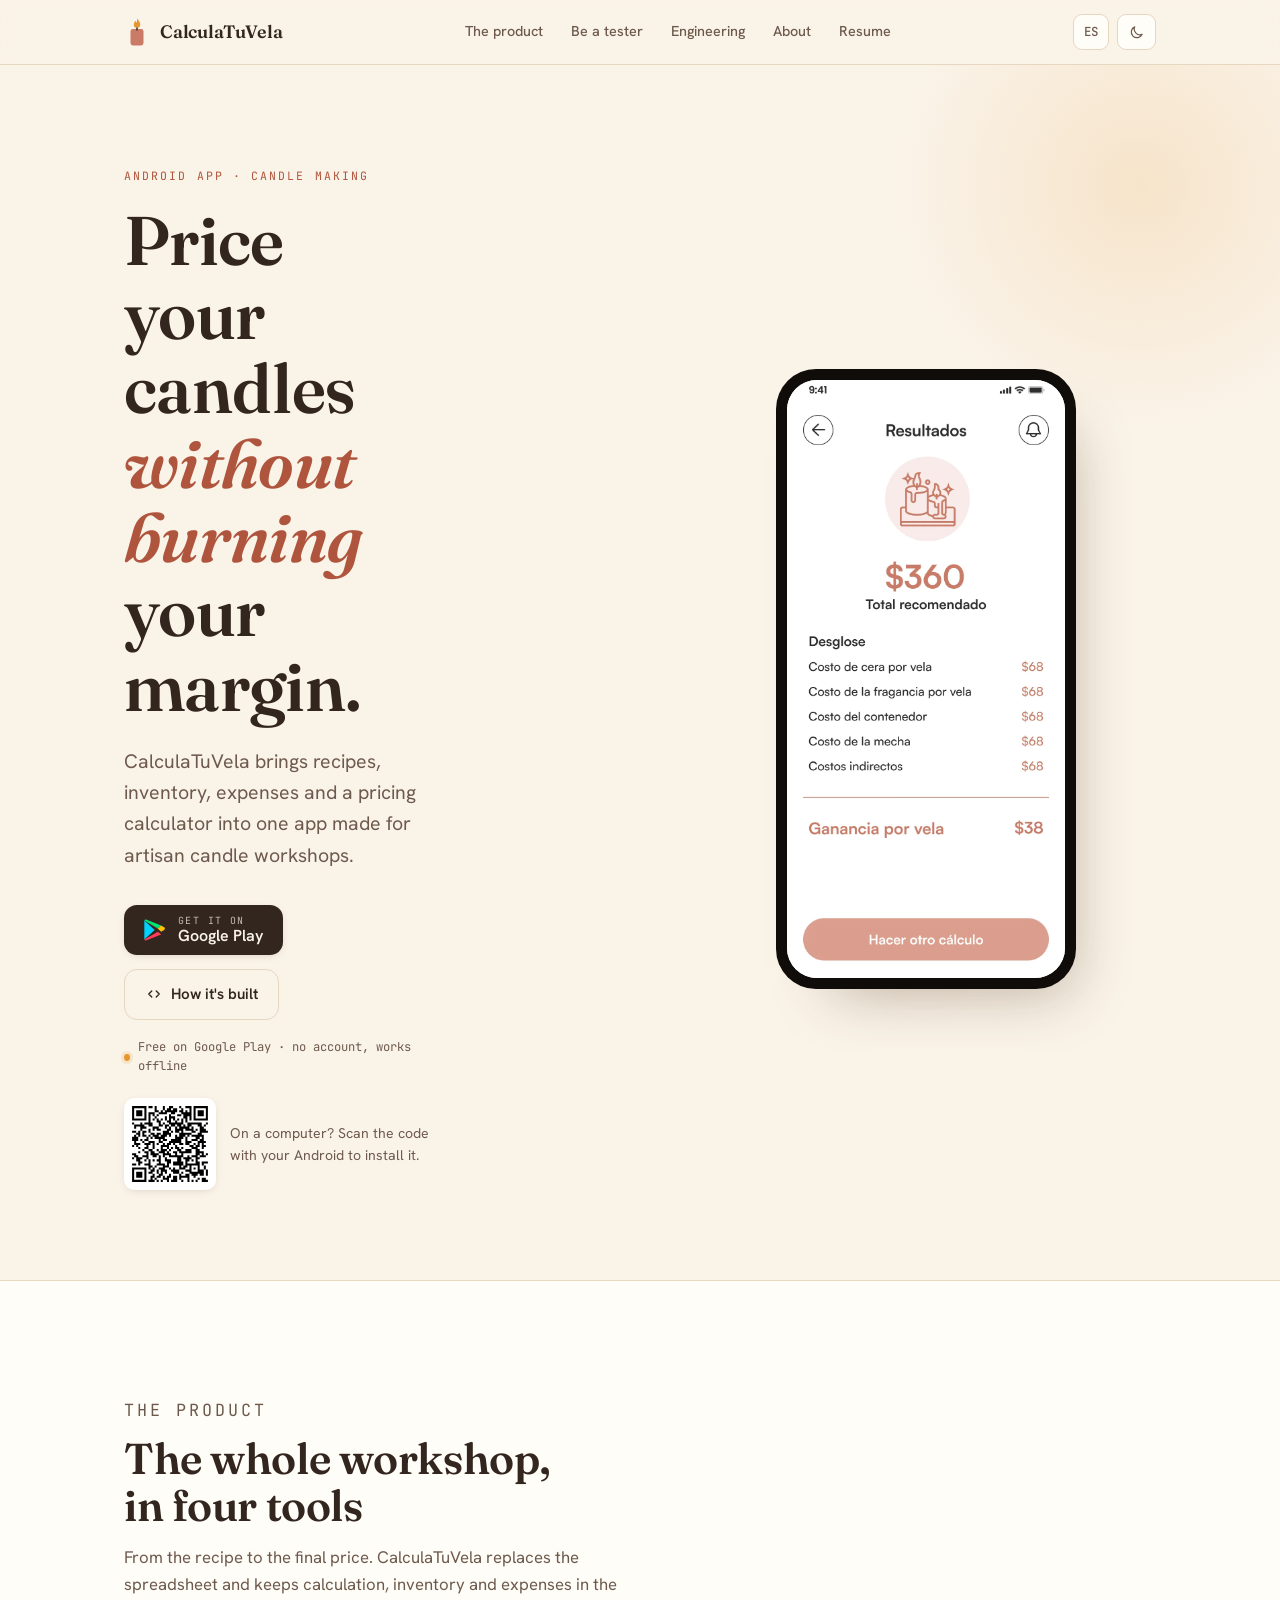
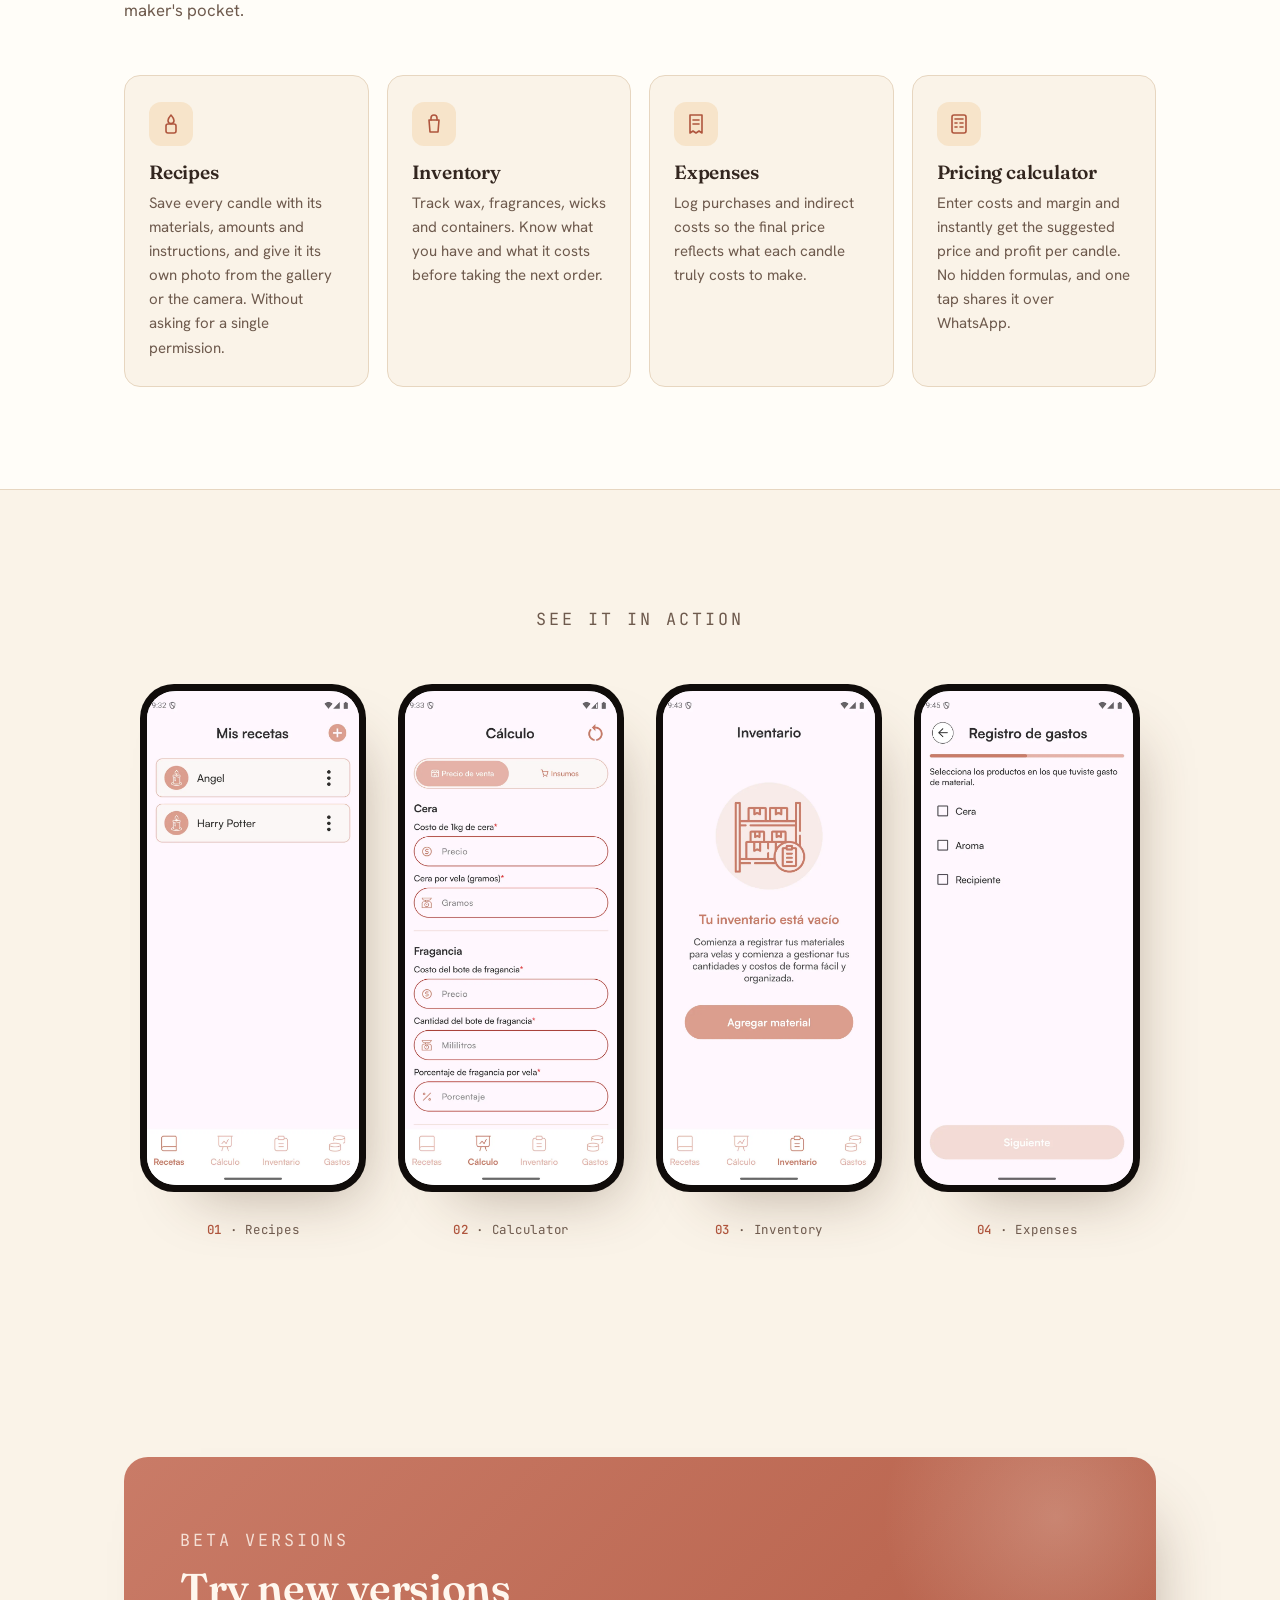
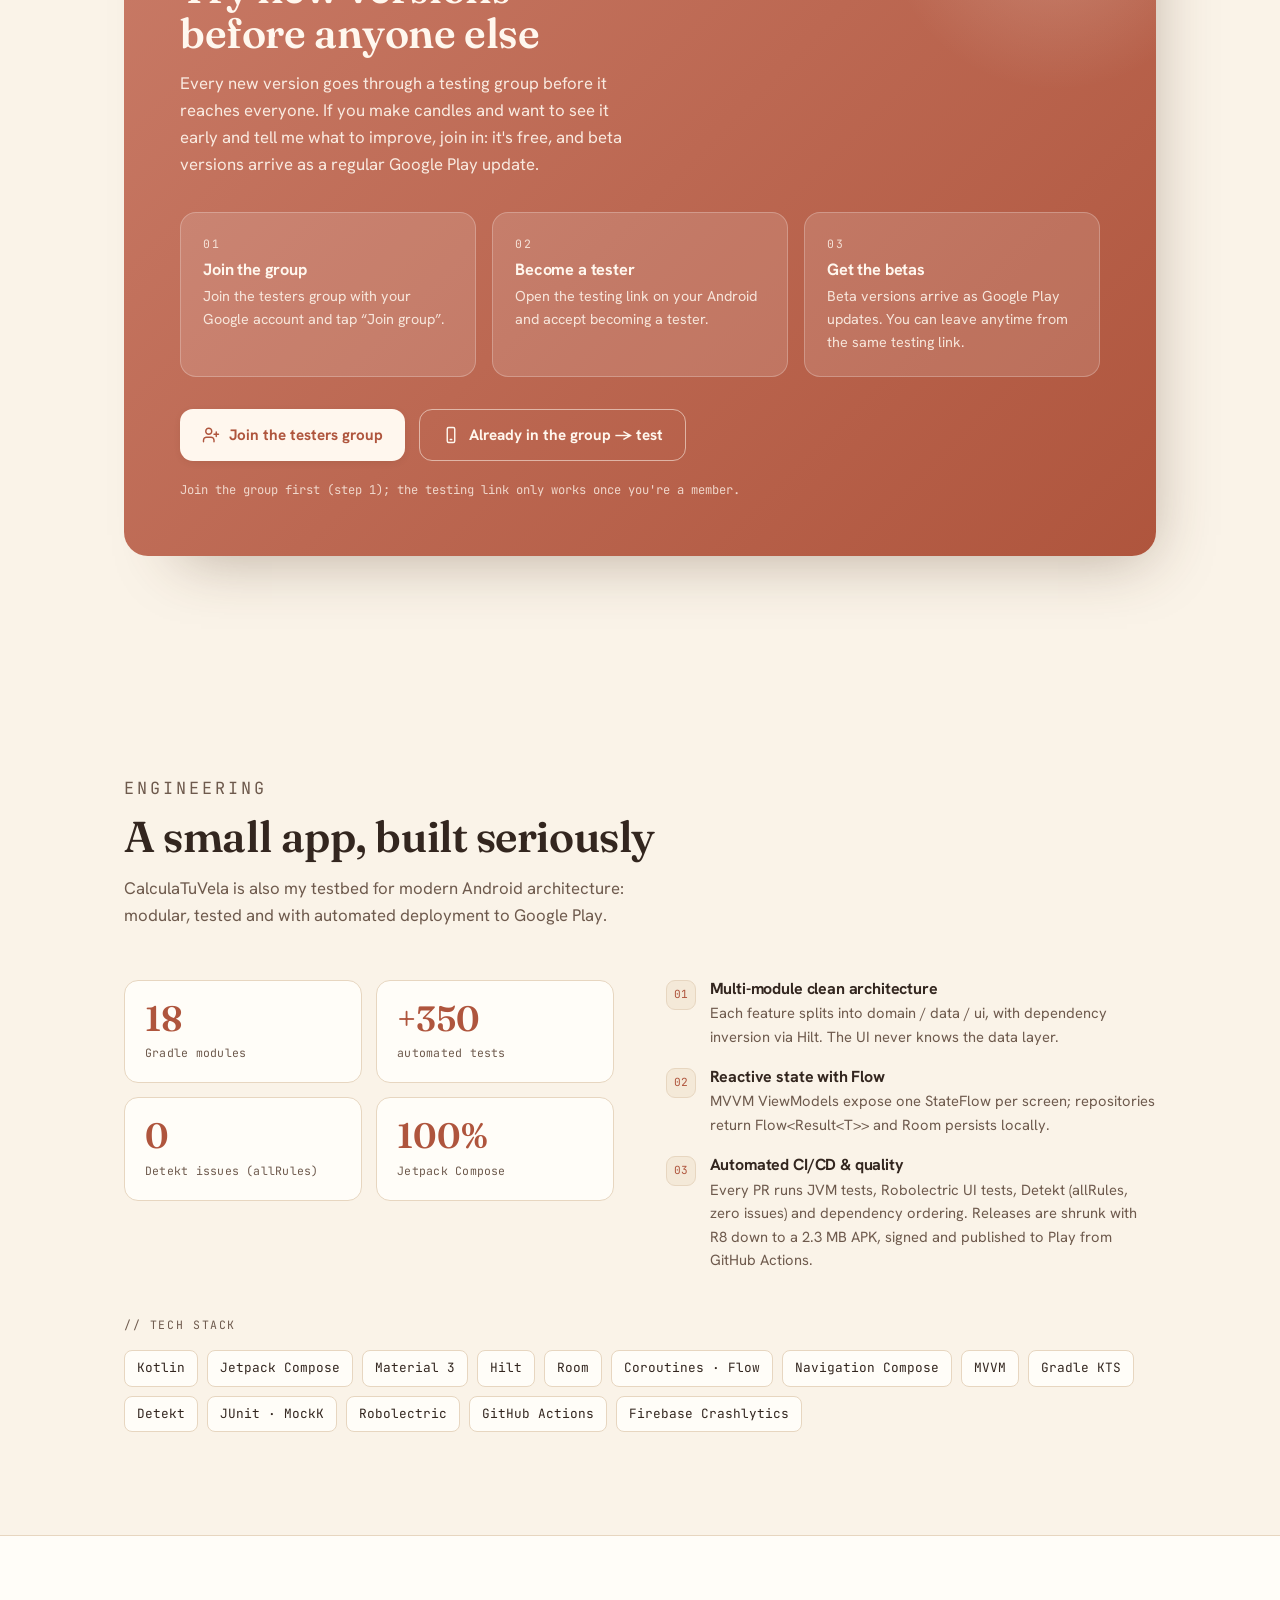
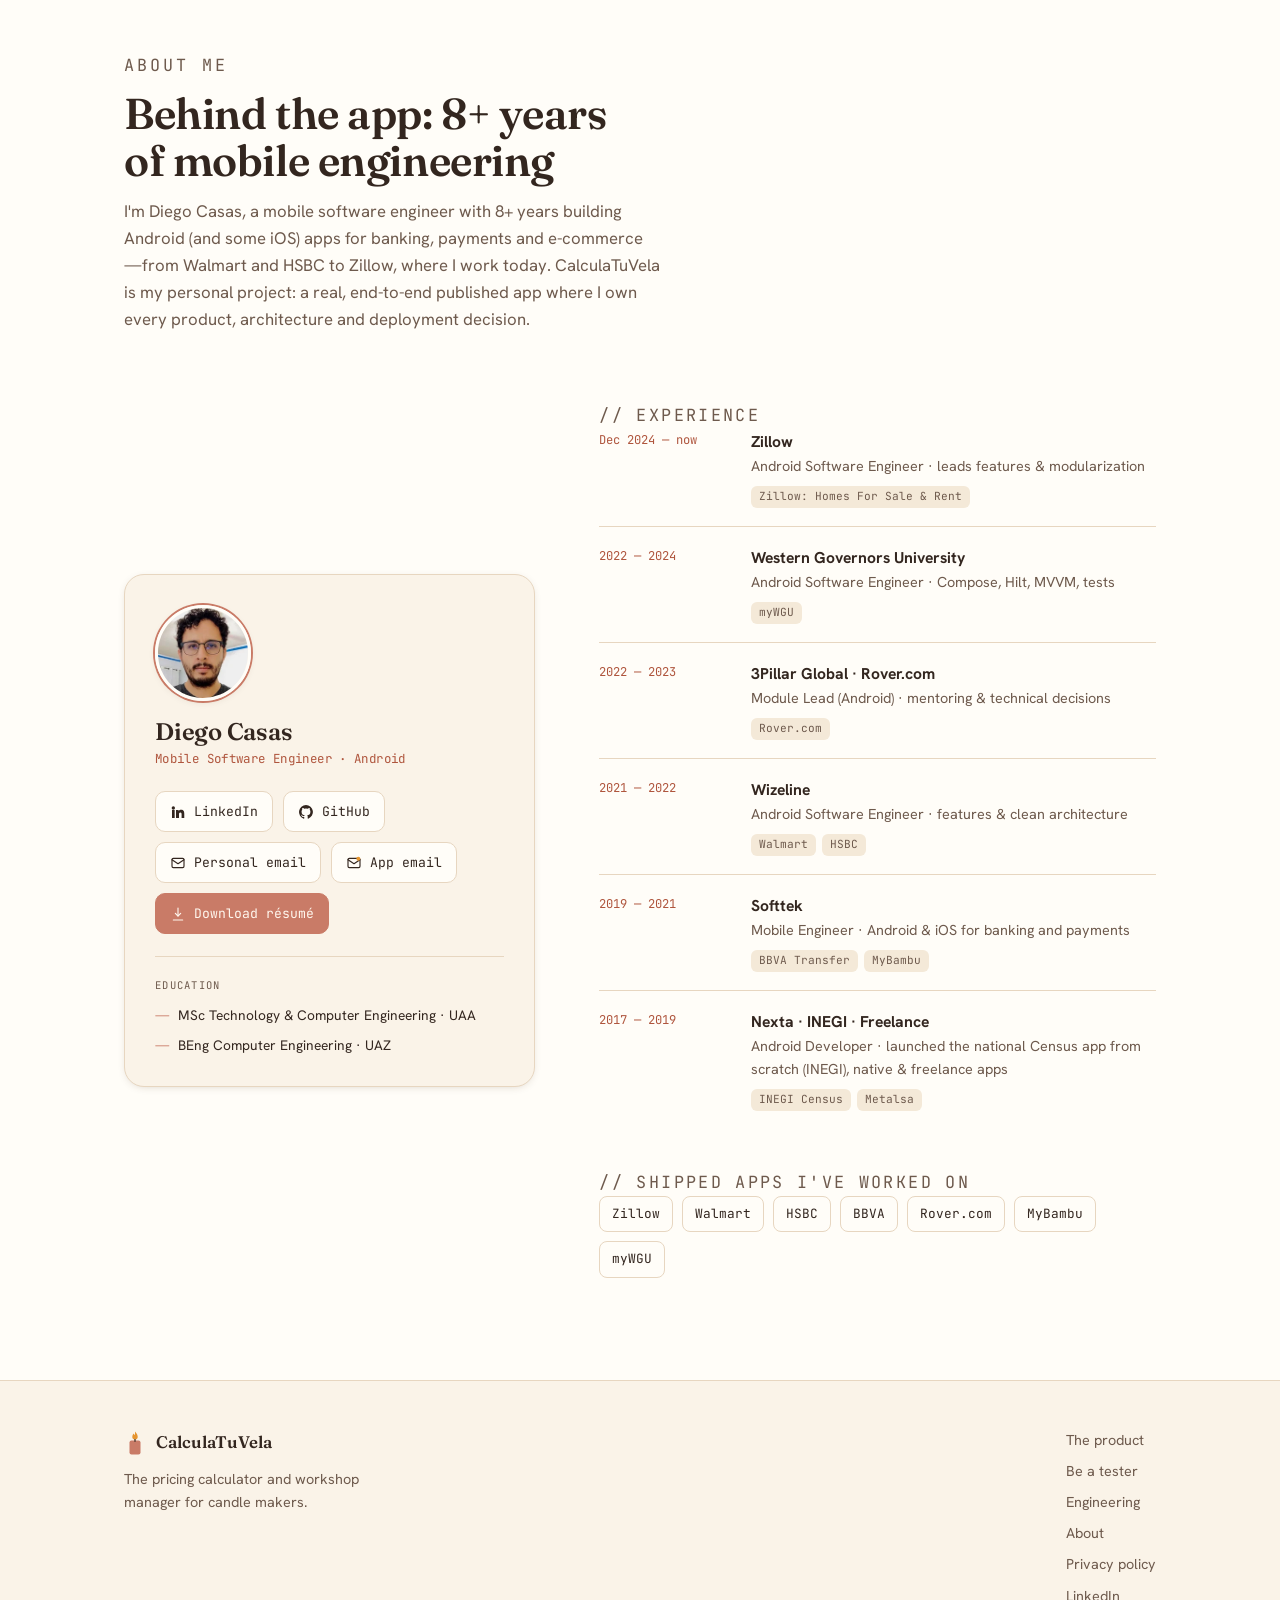
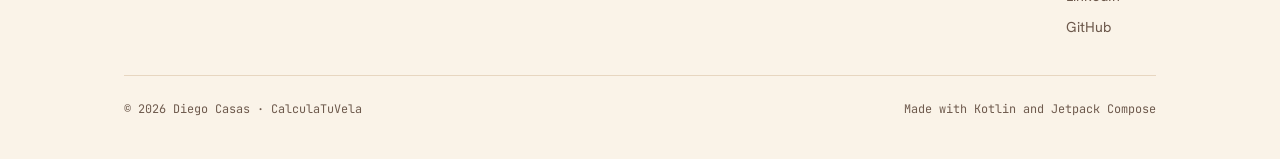
<file: en/index.html>
<!DOCTYPE html>
<html lang="en">
<head>
<meta charset="UTF-8">
<meta name="viewport" content="width=device-width, initial-scale=1.0">
<title>CalculaTuVela — App for candle makers · Diego Casas</title>
<meta name="description" content="CalculaTuVela: Android app to price candles and manage recipes, inventory and expenses for candle making. A project by Diego Casas, Android developer.">
<link rel="canonical" href="https://calculatuvela.github.io/en/">
<link rel="alternate" hreflang="es" href="https://calculatuvela.github.io/">
<link rel="alternate" hreflang="en" href="https://calculatuvela.github.io/en/">
<link rel="alternate" hreflang="x-default" href="https://calculatuvela.github.io/">
<meta property="og:type" content="website">
<meta property="og:site_name" content="CalculaTuVela">
<meta property="og:url" content="https://calculatuvela.github.io/en/">
<meta property="og:locale" content="en_US">
<meta property="og:locale:alternate" content="es_MX">
<meta property="og:title" content="CalculaTuVela — App for candle makers">
<meta property="og:description" content="Price your candles and run your workshop: recipes, inventory and expenses, in one app.">
<meta property="og:image" content="https://calculatuvela.github.io/assets/og-en.png">
<meta property="og:image:width" content="1200">
<meta property="og:image:height" content="630">
<meta property="og:image:alt" content="CalculaTuVela: Price your candles without burning your margin.">
<meta name="twitter:card" content="summary_large_image">
<meta name="theme-color" content="#FAF3E8" media="(prefers-color-scheme: light)">
<meta name="theme-color" content="#1A1411" media="(prefers-color-scheme: dark)">
<link rel="icon" href="../favicon.ico" sizes="32x32">
<link rel="icon" href="../favicon.svg" type="image/svg+xml">
<link rel="apple-touch-icon" href="../assets/apple-touch-icon.png">

<script>try { var t = localStorage.getItem('ctv-theme'); if (t) document.documentElement.setAttribute('data-theme', t); } catch (e) {}</script>
<link rel="preconnect" href="https://fonts.googleapis.com">
<link rel="preconnect" href="https://fonts.gstatic.com" crossorigin>
<link href="https://fonts.googleapis.com/css2?family=Fraunces:opsz,wght@9..144,400;9..144,500;9..144,600;9..144,900&family=Hanken+Grotesk:wght@400;500;600;700&family=JetBrains+Mono:wght@400;500&display=swap" rel="stylesheet">
<link rel="stylesheet" href="../assets/site.css">
<script src="../assets/site.js" defer></script>
<style>
  .eyebrow {
    font-family: var(--font-mono);
    font-size: 0.72rem;
    letter-spacing: 0.18em;
    text-transform: uppercase;
    color: var(--terracotta-ink);
    margin: 0;
  }

  /* ---------- Hero ---------- */
  .hero { position: relative; padding: clamp(48px, 8vw, 104px) 0 clamp(56px, 7vw, 96px); overflow: hidden; }
  .hero::before {
    content: ""; position: absolute; top: -140px; right: -120px; width: 520px; height: 520px;
    background: radial-gradient(circle, var(--flame-soft) 0%, transparent 66%);
    pointer-events: none; z-index: 0;
  }
  .hero-grid { position: relative; z-index: 1; display: grid; grid-template-columns: 1.05fr 0.95fr; gap: clamp(32px, 5vw, 72px); align-items: center; }
  .hero-copy { max-width: 34ch; }
  .hero h1 { font-size: clamp(2.6rem, 6vw, 4.3rem); font-weight: 600; margin: 18px 0 0; }
  .hero h1 .flame-word { position: relative; color: var(--terracotta-ink); font-style: italic; }
  .hero .lede { font-size: clamp(1.05rem, 1.6vw, 1.22rem); color: var(--ink-soft); margin: 22px 0 0; max-width: 42ch; }
  .cta-row { display: flex; flex-wrap: wrap; gap: 14px; margin-top: 34px; align-items: center; }
  .badge-play {
    display: inline-flex; align-items: center; gap: 12px;
    background: var(--ink); color: var(--ground);
    padding: 11px 20px 11px 16px; border-radius: 13px; text-decoration: none;
    box-shadow: var(--shadow-sm); transition: transform .18s;
  }
  .badge-play:hover { transform: translateY(-2px); }
  .badge-play .gp { width: 26px; height: 26px; flex-shrink: 0; }
  .badge-play .bt { display: flex; flex-direction: column; line-height: 1.1; text-align: left; }
  .badge-play .bt small { font-size: 0.62rem; letter-spacing: 0.14em; text-transform: uppercase; opacity: 0.72; font-family: var(--font-mono); }
  .badge-play .bt strong { font-size: 1rem; font-weight: 600; }
  /* The QR is for desktop visitors; on a phone the Play button is one tap away. */
  .qr-card { display: flex; align-items: center; gap: 14px; margin-top: 22px; max-width: 34ch; }
  .qr-card svg { width: 92px; height: 92px; flex-shrink: 0; background: #fff; border-radius: 10px; padding: 4px; box-shadow: var(--shadow-sm); }
  .qr-card p { margin: 0; font-size: 0.88rem; color: var(--ink-soft); }
  @media (max-width: 860px), (hover: none) { .qr-card { display: none; } }
  .btn-ghost {
    display: inline-flex; align-items: center; gap: 8px;
    padding: 12px 20px; border-radius: 13px; text-decoration: none;
    border: 1px solid var(--line); color: var(--ink); font-weight: 600; font-size: 0.95rem;
    transition: border-color .18s, background .18s;
  }
  .btn-ghost:hover { border-color: var(--terracotta); background: var(--surface); }
  .btn-ghost svg { width: 18px; height: 18px; }
  .hero-note { margin-top: 18px; font-family: var(--font-mono); font-size: 0.76rem; color: var(--ink-soft); display: flex; align-items: center; gap: 8px; }
  .hero-note .dot { width: 7px; height: 7px; border-radius: 50%; background: var(--flame); box-shadow: 0 0 0 3px var(--flame-soft); }

  /* ---------- Phone mockup ---------- */
  .phone-stage { display: flex; justify-content: center; position: relative; }
  .phone-stage::after {
    content: ""; position: absolute; inset: 10% 18% -6% 18%; z-index: -1;
    background: radial-gradient(ellipse at 50% 40%, var(--flame-soft), transparent 70%);
    filter: blur(10px);
  }
  .phone {
    width: min(300px, 78vw); aspect-ratio: 300 / 620;
    background: #100C0A; border-radius: 40px; padding: 11px;
    box-shadow: var(--shadow); position: relative; flex-shrink: 0;
  }
  .phone-screen { width: 100%; height: 100%; background: var(--surface); border-radius: 30px; overflow: hidden; display: flex; flex-direction: column; }
  .phone-shot { width: 100%; height: 100%; object-fit: cover; object-position: top center; border-radius: 30px; display: block; background: #fff; }
  .p-status { display: flex; justify-content: space-between; align-items: center; padding: 12px 18px 4px; font-family: var(--font-mono); font-size: 0.66rem; color: var(--ink-soft); }
  .p-status .sig { display: flex; gap: 4px; align-items: center; }
  .p-status .sig span { width: 4px; border-radius: 1px; background: var(--ink-soft); }
  .p-appbar { padding: 6px 18px 14px; }
  .p-appbar .k { font-family: var(--font-mono); font-size: 0.6rem; letter-spacing: 0.14em; text-transform: uppercase; color: var(--terracotta-ink); }
  .p-appbar h4 { font-family: var(--font-display); font-size: 1.15rem; margin: 2px 0 0; color: var(--ink); font-weight: 600; }
  .p-body { padding: 0 16px 16px; display: flex; flex-direction: column; gap: 10px; overflow: hidden; }
  .p-result {
    background: linear-gradient(135deg, var(--terracotta), var(--terracotta-ink));
    border-radius: 18px; padding: 16px 18px; color: #FFF7EE;
  }
  .p-result .lab { font-family: var(--font-mono); font-size: 0.6rem; letter-spacing: 0.12em; text-transform: uppercase; opacity: 0.85; }
  .p-result .big { font-family: var(--font-display); font-size: 2rem; font-weight: 600; margin-top: 2px; font-variant-numeric: tabular-nums; }
  .p-result .prof { display: flex; align-items: center; gap: 6px; margin-top: 8px; font-size: 0.72rem; background: rgba(255,255,255,0.16); width: fit-content; padding: 3px 9px; border-radius: 20px; }
  .p-lines { display: flex; flex-direction: column; gap: 2px; }
  .p-line { display: flex; justify-content: space-between; align-items: center; padding: 8px 4px; border-bottom: 1px solid var(--line); font-size: 0.78rem; }
  .p-line:last-child { border-bottom: none; }
  .p-line .nm { color: var(--ink-soft); display: flex; align-items: center; gap: 8px; }
  .p-line .nm i { width: 6px; height: 6px; border-radius: 50%; background: var(--terracotta); font-style: normal; }
  .p-line .vl { font-family: var(--font-mono); color: var(--ink); font-variant-numeric: tabular-nums; }

  /* ---------- Section frame ---------- */
  section { padding: clamp(56px, 8vw, 104px) 0; }
  .section-head { max-width: 60ch; margin-bottom: clamp(32px, 4vw, 52px); }
  .section-head h2 { font-size: clamp(1.9rem, 3.6vw, 2.7rem); margin-top: 12px; }
  .section-head p { color: var(--ink-soft); font-size: 1.05rem; margin: 14px 0 0; }
  .divider-band { border-top: 1px solid var(--line); }

  /* ---------- Features ---------- */
  #producto { background: var(--surface); border-top: 1px solid var(--line); border-bottom: 1px solid var(--line); }
  .feat-grid { display: grid; grid-template-columns: repeat(auto-fit, minmax(232px, 1fr)); gap: 18px; }
  .feat {
    background: var(--ground); border: 1px solid var(--line); border-radius: 16px; padding: 26px 24px;
    transition: transform .2s ease, border-color .2s ease, box-shadow .2s ease;
  }
  .feat:hover { transform: translateY(-4px); border-color: var(--terracotta); box-shadow: var(--shadow-sm); }
  .feat .ic { width: 44px; height: 44px; border-radius: 12px; background: var(--flame-soft); display: flex; align-items: center; justify-content: center; margin-bottom: 16px; }
  .feat .ic svg { width: 24px; height: 24px; stroke: var(--terracotta-ink); fill: none; stroke-width: 1.6; stroke-linecap: round; stroke-linejoin: round; }
  .feat h3 { font-size: 1.2rem; }
  .feat p { color: var(--ink-soft); font-size: 0.94rem; margin: 8px 0 0; }

  /* ---------- Gallery ---------- */
  #galeria { background: var(--ground); }
  .gallery { display: grid; grid-template-columns: repeat(4, 1fr); gap: clamp(16px, 3vw, 32px); max-width: 1000px; margin: 0 auto; }
  .shot-card { display: flex; flex-direction: column; align-items: center; gap: 16px; }
  .shot-frame {
    width: 100%; aspect-ratio: 1080 / 2424; background: #100C0A;
    border-radius: 34px; padding: 7px; box-shadow: var(--shadow);
    transition: transform .25s ease;
  }
  .shot-card:hover .shot-frame { transform: translateY(-6px); }
  .shot-frame img { width: 100%; height: 100%; object-fit: cover; object-position: top center; border-radius: 28px; display: block; background: #fff; }
  .shot-cap { font-family: var(--font-mono); font-size: 0.78rem; letter-spacing: 0.06em; color: var(--ink-soft); }
  .shot-cap b { color: var(--terracotta-ink); font-weight: 500; }
  @media (max-width: 900px) { .gallery { grid-template-columns: repeat(2, 1fr); max-width: 560px; gap: 28px; } }
  @media (max-width: 520px) { .gallery { grid-template-columns: 1fr; max-width: 300px; gap: 40px; } }

  /* ---------- Engineering ---------- */
  #ingenieria { background: var(--ground); }
  .eng-top { display: grid; grid-template-columns: 1fr 1fr; gap: clamp(28px, 4vw, 56px); align-items: start; }
  @media (max-width: 820px) { .eng-top { grid-template-columns: 1fr; } }
  .metrics { display: grid; grid-template-columns: repeat(2, 1fr); gap: 14px; }
  .metric { background: var(--surface); border: 1px solid var(--line); border-radius: 14px; padding: 20px; }
  .metric .n { font-family: var(--font-display); font-size: 2.2rem; font-weight: 600; color: var(--terracotta-ink); font-variant-numeric: tabular-nums; line-height: 1; }
  .metric .l { font-family: var(--font-mono); font-size: 0.72rem; color: var(--ink-soft); margin-top: 8px; letter-spacing: 0.02em; }
  .eng-points { display: flex; flex-direction: column; gap: 20px; }
  .ep { display: flex; gap: 14px; }
  .ep .bullet { flex-shrink: 0; width: 30px; height: 30px; border-radius: 9px; background: var(--surface-2); display: flex; align-items: center; justify-content: center; font-family: var(--font-mono); font-size: 0.7rem; color: var(--terracotta-ink); border: 1px solid var(--line); }
  .ep h3 { font-family: var(--font-body); font-size: 1rem; font-weight: 700; }
  .ep p { margin: 4px 0 0; color: var(--ink-soft); font-size: 0.92rem; }
  .stack { margin-top: 44px; }
  .stack .lab { font-family: var(--font-mono); font-size: 0.72rem; letter-spacing: 0.14em; text-transform: uppercase; color: var(--ink-soft); margin-bottom: 16px; }
  .chips { display: flex; flex-wrap: wrap; gap: 9px; }
  .chip {
    display: inline-block; text-decoration: none;
    font-family: var(--font-mono); font-size: 0.8rem; color: var(--ink);
    background: var(--surface); border: 1px solid var(--line); border-radius: 8px;
    padding: 7px 12px; transition: border-color .18s, color .18s;
  }
  a.chip { cursor: pointer; }
  .chip:hover { border-color: var(--terracotta); color: var(--terracotta-ink); }

  /* ---------- About ---------- */
  #sobre-mi { background: var(--surface); border-top: 1px solid var(--line); }
  .about-grid { display: grid; grid-template-columns: 0.85fr 1.15fr; gap: clamp(28px, 5vw, 64px); align-items: center; }
  @media (max-width: 760px) { .about-grid { grid-template-columns: 1fr; } }
  .about-card { background: var(--ground); border: 1px solid var(--line); border-radius: 20px; padding: 30px; box-shadow: var(--shadow-sm); }
  .avatar { width: 96px; height: 96px; border-radius: 50%; object-fit: cover; object-position: center top; display: block; margin-bottom: 18px; border: 3px solid var(--surface); box-shadow: 0 0 0 2px var(--terracotta), var(--shadow-sm); }
  .about-card h3 { font-size: 1.5rem; }
  .about-card .role { font-family: var(--font-mono); font-size: 0.78rem; color: var(--terracotta-ink); margin: 4px 0 0; letter-spacing: 0.03em; }
  .about-links { display: flex; flex-wrap: wrap; gap: 10px; margin-top: 22px; }
  .about-links a { display: inline-flex; align-items: center; gap: 8px; font-family: var(--font-mono); font-size: 0.82rem; text-decoration: none; color: var(--ink); border: 1px solid var(--line); background: var(--surface); padding: 9px 14px; border-radius: 10px; transition: border-color .18s, color .18s; }
  .about-links a:hover { border-color: var(--terracotta); color: var(--terracotta-ink); }
  .about-links a svg { width: 16px; height: 16px; }
  .about-links a.cv-btn { background: var(--terracotta); border-color: var(--terracotta); color: #FFF7EE; }
  .about-links a.cv-btn:hover { background: var(--terracotta-ink); border-color: var(--terracotta-ink); color: #FFF7EE; }
  .about-copy h2 { font-size: clamp(1.8rem, 3.4vw, 2.5rem); }
  .about-copy p { color: var(--ink-soft); font-size: 1.05rem; margin: 18px 0 0; }
  .card-edu { margin-top: 22px; padding-top: 20px; border-top: 1px solid var(--line); }
  .card-edu .lab { font-family: var(--font-mono); font-size: 0.66rem; letter-spacing: 0.12em; text-transform: uppercase; color: var(--ink-soft); margin-bottom: 10px; }
  .card-edu ul { list-style: none; margin: 0; padding: 0; display: flex; flex-direction: column; gap: 8px; }
  .card-edu li { font-size: 0.86rem; color: var(--ink); display: flex; gap: 8px; }
  .card-edu li i { color: var(--terracotta); font-style: normal; flex-shrink: 0; }

  .lab-mono { font-family: var(--font-mono); font-size: 0.72rem; letter-spacing: 0.14em; text-transform: uppercase; color: var(--ink-soft); margin: 0 0 16px; }
  .timeline { list-style: none; margin: 0; padding: 0; }
  .tl-item { display: grid; grid-template-columns: 132px 1fr; gap: 20px; padding: 18px 0; border-top: 1px solid var(--line); }
  .tl-item:first-child { border-top: none; padding-top: 0; }
  .tl-when { font-family: var(--font-mono); font-size: 0.76rem; color: var(--terracotta-ink); padding-top: 2px; }
  .tl-role { font-weight: 700; font-size: 0.98rem; color: var(--ink); }
  .tl-co { color: var(--ink-soft); font-size: 0.9rem; margin-top: 1px; }
  .tl-apps { margin-top: 8px; display: flex; flex-wrap: wrap; gap: 6px; }
  .tl-apps span { font-family: var(--font-mono); font-size: 0.7rem; color: var(--ink-soft); background: var(--surface-2); border-radius: 6px; padding: 2px 8px; }
  .apps-block { margin-top: 40px; }
  @media (max-width: 560px) { .tl-item { grid-template-columns: 1fr; gap: 6px; } }

  /* ---------- Testers CTA ---------- */
  #testers { background: var(--ground); }
  .testers-card {
    position: relative; overflow: hidden;
    background: linear-gradient(135deg, var(--terracotta), var(--terracotta-ink));
    border-radius: 24px; padding: clamp(30px, 5vw, 56px); color: #FFF7EE;
    box-shadow: var(--shadow);
  }
  .testers-card::before {
    content: ""; position: absolute; top: -120px; right: -80px; width: 360px; height: 360px;
    background: radial-gradient(circle, rgba(255,247,238,0.22), transparent 68%);
    pointer-events: none;
  }
  .testers-head { position: relative; z-index: 1; max-width: 52ch; }
  .testers-head .eyebrow { color: rgba(255,247,238,0.82); }
  .testers-head h2 { color: #FFF7EE; font-size: clamp(1.8rem, 3.4vw, 2.6rem); margin-top: 12px; }
  .testers-head p { color: rgba(255,247,238,0.9); font-size: 1.05rem; margin: 14px 0 0; }
  .tester-steps { position: relative; z-index: 1; display: grid; grid-template-columns: repeat(3, 1fr); gap: 16px; margin-top: 34px; }
  @media (max-width: 720px) { .tester-steps { grid-template-columns: 1fr; } }
  .tstep { background: rgba(255,255,255,0.13); border: 1px solid rgba(255,255,255,0.24); border-radius: 16px; padding: 22px; }
  .tstep .num { font-family: var(--font-mono); font-size: 0.72rem; letter-spacing: 0.14em; opacity: 0.82; }
  .tstep h3 { color: #FFF7EE; font-family: var(--font-body); font-size: 1.02rem; font-weight: 700; margin: 8px 0 0; }
  .tstep p { color: rgba(255,247,238,0.86); font-size: 0.9rem; margin: 6px 0 0; }
  .tester-cta { position: relative; z-index: 1; display: flex; flex-wrap: wrap; gap: 14px; margin-top: 32px; }
  .tbtn {
    display: inline-flex; align-items: center; gap: 9px; text-decoration: none;
    padding: 13px 22px; border-radius: 13px; font-weight: 700; font-size: 0.95rem;
    transition: transform .18s, background .18s, border-color .18s;
  }
  .tbtn svg { width: 18px; height: 18px; }
  .tbtn-primary { background: #FFF7EE; color: var(--terracotta-ink); box-shadow: var(--shadow-sm); }
  .tbtn-primary:hover { transform: translateY(-2px); background: #fff; }
  .tbtn-ghost { border: 1px solid rgba(255,247,238,0.55); color: #FFF7EE; }
  .tbtn-ghost:hover { border-color: #FFF7EE; background: rgba(255,255,255,0.12); }
  .tester-note { position: relative; z-index: 1; margin: 20px 0 0; font-family: var(--font-mono); font-size: 0.76rem; color: rgba(255,247,238,0.78); }

  /* ---------- Footer ---------- */
  footer { background: var(--ground); border-top: 1px solid var(--line); padding: 48px 0 40px; }
  .foot-grid { display: flex; flex-wrap: wrap; justify-content: space-between; gap: 24px; align-items: flex-start; }
  .foot-brand { display: flex; align-items: center; gap: 10px; font-family: var(--font-display); font-weight: 600; font-size: 1.05rem; }
  .foot-brand .mark { width: 22px; height: 26px; }
  .foot-links { display: flex; flex-direction: column; gap: 8px; }
  .foot-links a { color: var(--ink-soft); text-decoration: none; font-size: 0.9rem; }
  .foot-links a:hover { color: var(--terracotta-ink); }
  .foot-bottom { margin-top: 36px; padding-top: 24px; border-top: 1px solid var(--line); font-family: var(--font-mono); font-size: 0.74rem; color: var(--ink-soft); display: flex; flex-wrap: wrap; gap: 8px 18px; justify-content: space-between; }

  @media (max-width: 860px) {
    .hero-grid { grid-template-columns: 1fr; }
    .hero-copy { max-width: none; order: 1; }
    .phone-stage { order: 0; margin-bottom: 8px; }
    .hero h1 { max-width: 14ch; }
  }
</style>
</head>
<body>

<!-- Reusable candle wordmark mark -->
<svg width="0" height="0" style="position:absolute" aria-hidden="true">
  <defs>
    <symbol id="candle-mark" viewBox="0 0 26 30">
      <path class="flame-anim" d="M13 1.5c2.2 2.4 3.2 4.2 3.2 6.1a3.2 3.2 0 0 1-6.4 0c0-1.4.6-2.6 1.6-3.9.4 1 .9 1.5 1.6 1.8 0-1.4 0-2.6-.0-4.1z" fill="var(--flame)"/>
      <rect x="6.5" y="12" width="13" height="16.5" rx="2.4" fill="var(--terracotta)"/>
      <line x1="13" y1="11" x2="13" y2="13" stroke="var(--ink)" stroke-width="1.4" stroke-linecap="round"/>
    </symbol>
  </defs>
</svg>

<header class="site">
  <div class="wrap nav">
    <a class="brand" href="#top" aria-label="CalculaTuVela — home">
      <svg class="mark" aria-hidden="true"><use href="#candle-mark"/></svg>
      CalculaTuVela
    </a>
    <nav class="nav-links" aria-label="Main">
      <a href="#producto">The product</a>
      <a href="#testers">Be a tester</a>
      <a href="#ingenieria">Engineering</a>
      <a href="#sobre-mi">About</a>
      <a href="../cv.html">Resume</a>
    </nav>
    <div class="nav-tools">
      <a class="toolbtn lang-switch" href="../" hreflang="es" lang="es" aria-label="Leer en español">ES</a>
      <button class="toolbtn" id="theme-toggle" type="button" aria-label="Toggle light/dark theme">
        <svg id="theme-icon" viewBox="0 0 24 24" fill="none" stroke="currentColor" stroke-width="1.7" stroke-linecap="round" stroke-linejoin="round"></svg>
      </button>
    </div>
  </div>
</header>

<main id="top">

<!-- HERO -->
<section class="hero">
  <div class="wrap hero-grid">
    <div class="hero-copy">
      <p class="eyebrow">Android app · Candle making</p>
      <h1>Price your candles <span class='flame-word'>without burning</span> your margin.</h1>
      <p class="lede">CalculaTuVela brings recipes, inventory, expenses and a pricing calculator into one app made for artisan candle workshops.</p>
      <div class="cta-row">
        <a class="badge-play" href="https://play.google.com/store/apps/details?id=com.diegocasas.calculatuvela" target="_blank" rel="noopener" aria-label="Get it on Google Play">
          <svg class="gp" viewBox="0 0 48 48" aria-hidden="true">
            <path d="M8 6.5v35l19-17.5z" fill="#00D2FF"/>
            <path d="M8 6.5 33 21l6-5.5L11 4.5A3 3 0 0 0 8 6.5z" fill="#00E676"/>
            <path d="M8 41.5 33 27l6 5.5L11 43.5a3 3 0 0 1-3-2z" fill="#FF3D57"/>
            <path d="M33 21l6-5.5 5.5 3.2a3 3 0 0 1 0 5.2L39 27l-6-5.5 0 0z" fill="#FFC107"/>
          </svg>
          <span class="bt">
            <small>Get it on</small>
            <strong>Google Play</strong>
          </span>
        </a>
        <a class="btn-ghost" href="#ingenieria">
          <svg viewBox="0 0 24 24" fill="none" stroke="currentColor" stroke-width="1.8" stroke-linecap="round" stroke-linejoin="round" aria-hidden="true"><polyline points="9 8 5 12 9 16"/><polyline points="15 8 19 12 15 16"/></svg>
          <span>How it's built</span>
        </a>
      </div>
      <p class="hero-note"><span class="dot"></span><span>Free on Google Play · no account, works offline</span></p>
      <div class="qr-card">
        <svg viewBox="0 0 41 41" aria-hidden="true"><path stroke="#000" d="M2 2.5h7m1 0h2m1 0h1m3 0h1m2 0h2m3 0h1m2 0h3m1 0h7m-37 1h1m5 0h1m4 0h1m3 0h1m1 0h2m1 0h2m2 0h1m3 0h1m1 0h1m5 0h1m-37 1h1m1 0h3m1 0h1m4 0h2m1 0h1m1 0h6m1 0h2m1 0h1m1 0h1m1 0h1m1 0h3m1 0h1m-37 1h1m1 0h3m1 0h1m1 0h3m2 0h4m2 0h2m3 0h5m1 0h1m1 0h3m1 0h1m-37 1h1m1 0h3m1 0h1m1 0h1m1 0h1m1 0h1m5 0h1m3 0h2m1 0h4m1 0h1m1 0h3m1 0h1m-37 1h1m5 0h1m1 0h1m2 0h1m4 0h1m1 0h3m4 0h2m1 0h1m1 0h1m5 0h1m-37 1h7m1 0h1m1 0h1m1 0h1m1 0h1m1 0h1m1 0h1m1 0h1m1 0h1m1 0h1m1 0h1m1 0h1m1 0h7m-29 1h1m3 0h2m3 0h2m2 0h1m2 0h1m1 0h1m-27 1h1m3 0h1m1 0h4m3 0h1m1 0h1m2 0h7m2 0h7m2 0h1m-36 1h5m2 0h2m3 0h2m1 0h2m1 0h2m1 0h2m1 0h1m1 0h2m3 0h2m1 0h1m-35 1h1m2 0h3m3 0h3m3 0h1m1 0h1m2 0h1m1 0h5m1 0h1m3 0h2m-31 1h1m3 0h1m1 0h1m1 0h2m3 0h2m2 0h4m1 0h4m1 0h1m1 0h3m-36 1h2m1 0h1m1 0h2m1 0h1m6 0h3m1 0h1m1 0h2m1 0h1m4 0h2m2 0h4m-35 1h2m1 0h1m3 0h2m1 0h2m1 0h4m4 0h6m3 0h2m-33 1h1m1 0h1m1 0h2m1 0h1m1 0h3m1 0h3m1 0h1m2 0h1m1 0h3m1 0h1m1 0h6m-35 1h3m4 0h1m1 0h1m1 0h5m5 0h4m1 0h1m4 0h2m1 0h1m-35 1h3m1 0h1m1 0h2m5 0h1m1 0h2m2 0h5m2 0h1m2 0h3m1 0h2m-34 1h1m3 0h1m2 0h3m2 0h2m3 0h6m2 0h3m3 0h4m-35 1h3m2 0h3m1 0h1m1 0h1m2 0h1m1 0h2m1 0h1m2 0h2m1 0h2m2 0h1m1 0h1m1 0h1m-35 1h1m1 0h1m4 0h1m2 0h1m3 0h4m3 0h1m6 0h2m1 0h2m1 0h2m-33 1h1m2 0h2m2 0h1m3 0h1m2 0h1m1 0h1m1 0h2m1 0h1m4 0h3m2 0h1m-30 1h1m2 0h2m2 0h1m1 0h3m1 0h1m3 0h2m2 0h3m2 0h2m-30 1h1m2 0h2m1 0h2m2 0h3m1 0h1m2 0h2m1 0h6m2 0h4m-35 1h2m5 0h1m1 0h4m2 0h4m2 0h1m2 0h1m6 0h2m1 0h1m1 0h1m-36 1h2m2 0h3m2 0h2m1 0h1m1 0h1m2 0h7m2 0h1m1 0h3m1 0h3m-36 1h1m1 0h3m2 0h1m5 0h1m2 0h1m5 0h2m1 0h4m2 0h2m-31 1h2m2 0h1m1 0h1m1 0h1m1 0h2m2 0h3m3 0h2m2 0h2m1 0h1m1 0h1m-29 1h2m3 0h1m4 0h1m3 0h2m1 0h5m1 0h1m4 0h2m1 0h3m-37 1h2m1 0h1m2 0h3m3 0h4m1 0h1m2 0h5m1 0h7m1 0h1m-27 1h2m1 0h1m3 0h3m5 0h1m1 0h2m1 0h1m3 0h1m2 0h1m-36 1h7m1 0h1m1 0h1m2 0h3m2 0h1m1 0h1m2 0h3m2 0h1m1 0h1m1 0h1m2 0h1m-36 1h1m5 0h1m2 0h2m1 0h1m1 0h3m2 0h4m3 0h3m3 0h3m1 0h1m-37 1h1m1 0h3m1 0h1m1 0h2m2 0h1m1 0h1m1 0h1m3 0h3m1 0h1m3 0h7m1 0h1m-37 1h1m1 0h3m1 0h1m3 0h1m2 0h2m3 0h1m4 0h1m2 0h2m1 0h3m1 0h2m1 0h1m-37 1h1m1 0h3m1 0h1m2 0h2m1 0h2m1 0h1m1 0h2m1 0h2m1 0h5m2 0h1m-31 1h1m5 0h1m2 0h1m1 0h1m3 0h3m2 0h2m1 0h1m3 0h1m4 0h1m1 0h2m-36 1h7m1 0h3m1 0h1m1 0h1m2 0h1m1 0h3m2 0h1m2 0h1m1 0h1m1 0h1m2 0h3"/></svg>
        <p>On a computer? Scan the code with your Android to install it.</p>
      </div>
    </div>

    <div class="phone-stage">
      <div class="phone">
        <img class="phone-shot" src="../assets/screens/hero-resultados.webp" width="828" height="1792" alt="CalculaTuVela results screen: recommended total and profit per candle, with the cost breakdown">
      </div>
    </div>
  </div>
</section>

<!-- PRODUCT -->
<section id="producto">
  <div class="wrap">
    <div class="section-head">
      <p class="eyebrow">The product</p>
      <h2>The whole workshop, in four tools</h2>
      <p>From the recipe to the final price. CalculaTuVela replaces the spreadsheet and keeps calculation, inventory and expenses in the maker's pocket.</p>
    </div>
    <div class="feat-grid">
      <div class="feat">
        <div class="ic"><svg viewBox="0 0 24 24" aria-hidden="true"><path d="M12 3c2 2.2 3 3.9 3 5.6a3 3 0 0 1-6 0C9 6.9 10 5.2 12 3z"/><rect x="7" y="12" width="10" height="9" rx="2"/></svg></div>
        <h3>Recipes</h3>
        <p>Save every candle with its materials, amounts and instructions, and give it its own photo from the gallery or the camera. Without asking for a single permission.</p>
      </div>
      <div class="feat">
        <div class="ic"><svg viewBox="0 0 24 24" aria-hidden="true"><path d="M7 8h10l-1 12H8L7 8z"/><path d="M9 8V6a3 3 0 0 1 6 0v2"/></svg></div>
        <h3>Inventory</h3>
        <p>Track wax, fragrances, wicks and containers. Know what you have and what it costs before taking the next order.</p>
      </div>
      <div class="feat">
        <div class="ic"><svg viewBox="0 0 24 24" aria-hidden="true"><path d="M6 3h12v18l-3-2-3 2-3-2-3 2V3z"/><line x1="9" y1="8" x2="15" y2="8"/><line x1="9" y1="12" x2="15" y2="12"/></svg></div>
        <h3>Expenses</h3>
        <p>Log purchases and indirect costs so the final price reflects what each candle truly costs to make.</p>
      </div>
      <div class="feat">
        <div class="ic"><svg viewBox="0 0 24 24" aria-hidden="true"><rect x="5" y="3" width="14" height="18" rx="2"/><line x1="8" y1="7" x2="16" y2="7"/><line x1="8" y1="11" x2="10" y2="11"/><line x1="13" y1="11" x2="16" y2="11"/><line x1="8" y1="15" x2="10" y2="15"/><line x1="13" y1="15" x2="16" y2="15"/></svg></div>
        <h3>Pricing calculator</h3>
        <p>Enter costs and margin and instantly get the suggested price and profit per candle. No hidden formulas, and one tap shares it over WhatsApp.</p>
      </div>
    </div>
  </div>
</section>

<!-- GALLERY -->
<section id="galeria">
  <div class="wrap">
    <div class="section-head" style="text-align:center; margin-left:auto; margin-right:auto;">
      <p class="eyebrow">See it in action</p>
    </div>
    <div class="gallery">
      <div class="shot-card">
        <div class="shot-frame">
          <img src="../assets/screens/g-recetas.webp" width="828" height="1858" loading="lazy" alt="Candle recipe list in CalculaTuVela">
        </div>
        <p class="shot-cap"><b>01</b> · <span>Recipes</span></p>
      </div>
      <div class="shot-card">
        <div class="shot-frame">
          <img src="../assets/screens/g-calculo.webp" width="828" height="1858" loading="lazy" alt="Sale price calculator in CalculaTuVela">
        </div>
        <p class="shot-cap"><b>02</b> · <span>Calculator</span></p>
      </div>
      <div class="shot-card">
        <div class="shot-frame">
          <img src="../assets/screens/g-inventario.webp" width="828" height="1858" loading="lazy" alt="Materials inventory in CalculaTuVela">
        </div>
        <p class="shot-cap"><b>03</b> · <span>Inventory</span></p>
      </div>
      <div class="shot-card">
        <div class="shot-frame">
          <img src="../assets/screens/g-gastos.webp" width="828" height="1858" loading="lazy" alt="Expense tracking in CalculaTuVela">
        </div>
        <p class="shot-cap"><b>04</b> · <span>Expenses</span></p>
      </div>
    </div>
  </div>
</section>

<!-- TESTERS -->
<section id="testers">
  <div class="wrap">
    <div class="testers-card">
      <div class="testers-head">
        <p class="eyebrow">Beta versions</p>
        <h2>Try new versions before anyone else</h2>
        <p>Every new version goes through a testing group before it reaches everyone. If you make candles and want to see it early and tell me what to improve, join in: it's free, and beta versions arrive as a regular Google Play update.</p>
      </div>

      <div class="tester-steps">
        <div class="tstep">
          <div class="num">01</div>
          <h3>Join the group</h3>
          <p>Join the testers group with your Google account and tap “Join group”.</p>
        </div>
        <div class="tstep">
          <div class="num">02</div>
          <h3>Become a tester</h3>
          <p>Open the testing link on your Android and accept becoming a tester.</p>
        </div>
        <div class="tstep">
          <div class="num">03</div>
          <h3>Get the betas</h3>
          <p>Beta versions arrive as Google Play updates. You can leave anytime from the same testing link.</p>
        </div>
      </div>

      <div class="tester-cta">
        <a class="tbtn tbtn-primary" href="https://groups.google.com/g/testers-calculatuvela" target="_blank" rel="noopener">
          <svg viewBox="0 0 24 24" fill="none" stroke="currentColor" stroke-width="1.9" stroke-linecap="round" stroke-linejoin="round" aria-hidden="true"><path d="M16 21v-2a4 4 0 0 0-4-4H6a4 4 0 0 0-4 4v2"/><circle cx="9" cy="7" r="4"/><path d="M19 8v6M22 11h-6"/></svg>
          <span>Join the testers group</span>
        </a>
        <a class="tbtn tbtn-ghost" href="https://play.google.com/apps/testing/com.diegocasas.calculatuvela" target="_blank" rel="noopener">
          <svg viewBox="0 0 24 24" fill="none" stroke="currentColor" stroke-width="1.9" stroke-linecap="round" stroke-linejoin="round" aria-hidden="true"><rect x="7" y="2" width="10" height="20" rx="2"/><line x1="11" y1="18" x2="13" y2="18"/></svg>
          <span>Already in the group → test</span>
        </a>
      </div>
      <p class="tester-note">Join the group first (step 1); the testing link only works once you're a member.</p>
    </div>
  </div>
</section>

<!-- ENGINEERING -->
<section id="ingenieria">
  <div class="wrap">
    <div class="section-head">
      <p class="eyebrow">Engineering</p>
      <h2>A small app, built seriously</h2>
      <p>CalculaTuVela is also my testbed for modern Android architecture: modular, tested and with automated deployment to Google Play.</p>
    </div>

    <div class="eng-top">
      <div class="metrics">
        <div class="metric"><div class="n">18</div><div class="l">Gradle modules</div></div>
        <div class="metric"><div class="n">+350</div><div class="l">automated tests</div></div>
        <div class="metric"><div class="n">0</div><div class="l">Detekt issues (allRules)</div></div>
        <div class="metric"><div class="n">100%</div><div class="l">Jetpack Compose</div></div>
      </div>

      <div class="eng-points">
        <div class="ep">
          <span class="bullet">01</span>
          <div>
            <h3>Multi-module clean architecture</h3>
            <p>Each feature splits into domain / data / ui, with dependency inversion via Hilt. The UI never knows the data layer.</p>
          </div>
        </div>
        <div class="ep">
          <span class="bullet">02</span>
          <div>
            <h3>Reactive state with Flow</h3>
            <p>MVVM ViewModels expose one StateFlow per screen; repositories return Flow&lt;Result&lt;T&gt;&gt; and Room persists locally.</p>
          </div>
        </div>
        <div class="ep">
          <span class="bullet">03</span>
          <div>
            <h3>Automated CI/CD &amp; quality</h3>
            <p>Every PR runs JVM tests, Robolectric UI tests, Detekt (allRules, zero issues) and dependency ordering. Releases are shrunk with R8 down to a 2.3 MB APK, signed and published to Play from GitHub Actions.</p>
          </div>
        </div>
      </div>
    </div>

    <div class="stack">
      <div class="lab">// tech stack</div>
      <div class="chips">
        <span class="chip">Kotlin</span>
        <span class="chip">Jetpack Compose</span>
        <span class="chip">Material 3</span>
        <span class="chip">Hilt</span>
        <span class="chip">Room</span>
        <span class="chip">Coroutines · Flow</span>
        <span class="chip">Navigation Compose</span>
        <span class="chip">MVVM</span>
        <span class="chip">Gradle KTS</span>
        <span class="chip">Detekt</span>
        <span class="chip">JUnit · MockK</span>
        <span class="chip">Robolectric</span>
        <span class="chip">GitHub Actions</span>
        <span class="chip">Firebase Crashlytics</span>
      </div>
    </div>
  </div>
</section>

<!-- ABOUT -->
<section id="sobre-mi">
  <div class="wrap">
    <div class="section-head">
      <p class="eyebrow">About me</p>
      <h2>Behind the app: 8+ years of mobile engineering</h2>
      <p>I'm Diego Casas, a mobile software engineer with 8+ years building Android (and some iOS) apps for banking, payments and e-commerce —from Walmart and HSBC to Zillow, where I work today. CalculaTuVela is my personal project: a real, end-to-end published app where I own every product, architecture and deployment decision.</p>
    </div>

    <div class="about-grid">
      <div class="about-card">
        <img class="avatar" src="../assets/diego.webp" width="96" height="96" alt="Photo of Diego Casas">
        <h3>Diego Casas</h3>
        <p class="role">Mobile Software Engineer · Android</p>
        <div class="about-links">
          <a href="https://www.linkedin.com/in/diegocasas90/" target="_blank" rel="noopener">
            <svg viewBox="0 0 24 24" fill="currentColor" aria-hidden="true"><path d="M4.98 3.5A2.5 2.5 0 1 0 5 8.5a2.5 2.5 0 0 0 0-5zM3 9h4v12H3zM9 9h3.8v1.65h.05c.53-1 1.83-2.05 3.77-2.05 4.03 0 4.78 2.65 4.78 6.1V21h-4v-5.4c0-1.3 0-2.95-1.8-2.95-1.8 0-2.07 1.4-2.07 2.85V21H9z"/></svg>
            LinkedIn
          </a>
          <a href="https://github.com/akre8591" target="_blank" rel="noopener">
            <svg viewBox="0 0 24 24" fill="currentColor" aria-hidden="true"><path d="M12 1.5a10.5 10.5 0 0 0-3.32 20.47c.52.1.71-.23.71-.5v-1.94c-2.9.63-3.52-1.24-3.52-1.24-.47-1.2-1.16-1.52-1.16-1.52-.95-.65.07-.64.07-.64 1.05.08 1.6 1.08 1.6 1.08.93 1.6 2.45 1.14 3.05.87.09-.68.37-1.14.66-1.4-2.32-.26-4.76-1.16-4.76-5.16 0-1.14.4-2.07 1.07-2.8-.11-.26-.47-1.32.1-2.75 0 0 .88-.28 2.87 1.07a9.9 9.9 0 0 1 5.22 0c2-1.35 2.87-1.07 2.87-1.07.57 1.43.21 2.49.1 2.75.67.73 1.07 1.66 1.07 2.8 0 4.01-2.45 4.9-4.78 5.16.38.32.71.95.71 1.92v2.85c0 .28.19.61.72.5A10.5 10.5 0 0 0 12 1.5z"/></svg>
            GitHub
          </a>
          <a href="mailto:casas.diego@outlook.com" title="casas.diego@outlook.com">
            <svg viewBox="0 0 24 24" fill="none" stroke="currentColor" stroke-width="1.7" stroke-linecap="round" stroke-linejoin="round" aria-hidden="true"><rect x="3" y="5" width="18" height="14" rx="2"/><path d="m3 7 9 6 9-6"/></svg>
            <span>Personal email</span>
          </a>
          <a href="mailto:calculatuvela@gmail.com" title="calculatuvela@gmail.com">
            <svg viewBox="0 0 24 24" fill="none" stroke="currentColor" stroke-width="1.7" stroke-linecap="round" stroke-linejoin="round" aria-hidden="true"><rect x="3" y="5" width="18" height="14" rx="2"/><path d="m3 7 9 6 9-6"/><circle cx="18.5" cy="5.5" r="3" fill="var(--flame)" stroke="none"/></svg>
            <span>App email</span>
          </a>
          <a href="../DiegoCasas-CV.pdf" download class="cv-btn">
            <svg viewBox="0 0 24 24" fill="none" stroke="currentColor" stroke-width="1.7" stroke-linecap="round" stroke-linejoin="round" aria-hidden="true"><path d="M12 3v12"/><path d="m8 11 4 4 4-4"/><path d="M5 21h14"/></svg>
            <span>Download résumé</span>
          </a>
        </div>
        <div class="card-edu">
          <div class="lab">Education</div>
          <ul>
            <li><i>—</i><span>MSc Technology &amp; Computer Engineering · UAA</span></li>
            <li><i>—</i><span>BEng Computer Engineering · UAZ</span></li>
          </ul>
        </div>
      </div>

      <div class="about-copy">
        <p class="lab-mono">// experience</p>
        <ul class="timeline">
          <li class="tl-item">
            <div class="tl-when"><span>Dec 2024 — now</span></div>
            <div class="tl-what">
              <div class="tl-role">Zillow</div>
              <div class="tl-co">Android Software Engineer · leads features &amp; modularization</div>
              <div class="tl-apps"><span>Zillow: Homes For Sale &amp; Rent</span></div>
            </div>
          </li>
          <li class="tl-item">
            <div class="tl-when">2022 — 2024</div>
            <div class="tl-what">
              <div class="tl-role">Western Governors University</div>
              <div class="tl-co">Android Software Engineer · Compose, Hilt, MVVM, tests</div>
              <div class="tl-apps"><span>myWGU</span></div>
            </div>
          </li>
          <li class="tl-item">
            <div class="tl-when">2022 — 2023</div>
            <div class="tl-what">
              <div class="tl-role">3Pillar Global · Rover.com</div>
              <div class="tl-co">Module Lead (Android) · mentoring &amp; technical decisions</div>
              <div class="tl-apps"><span>Rover.com</span></div>
            </div>
          </li>
          <li class="tl-item">
            <div class="tl-when">2021 — 2022</div>
            <div class="tl-what">
              <div class="tl-role">Wizeline</div>
              <div class="tl-co">Android Software Engineer · features &amp; clean architecture</div>
              <div class="tl-apps"><span>Walmart</span><span>HSBC</span></div>
            </div>
          </li>
          <li class="tl-item">
            <div class="tl-when">2019 — 2021</div>
            <div class="tl-what">
              <div class="tl-role">Softtek</div>
              <div class="tl-co">Mobile Engineer · Android &amp; iOS for banking and payments</div>
              <div class="tl-apps"><span>BBVA Transfer</span><span>MyBambu</span></div>
            </div>
          </li>
          <li class="tl-item">
            <div class="tl-when">2017 — 2019</div>
            <div class="tl-what">
              <div class="tl-role">Nexta · INEGI · Freelance</div>
              <div class="tl-co">Android Developer · launched the national Census app from scratch (INEGI), native &amp; freelance apps</div>
              <div class="tl-apps"><span>INEGI Census</span><span>Metalsa</span></div>
            </div>
          </li>
        </ul>

        <div class="apps-block">
          <p class="lab-mono">// shipped apps I've worked on</p>
          <div class="chips">
            <a class="chip" href="https://play.google.com/store/apps/details?id=com.zillow.android.zillowmap" target="_blank" rel="noopener">Zillow</a>
            <a class="chip" href="https://play.google.com/store/apps/details?id=com.walmart.mg" target="_blank" rel="noopener">Walmart</a>
            <a class="chip" href="https://play.google.com/store/apps/details?id=mx.hsbc.hsbcmexico" target="_blank" rel="noopener">HSBC</a>
            <a class="chip" href="https://play.google.com/store/apps/details?id=com.bancomer.mbanking" target="_blank" rel="noopener">BBVA</a>
            <a class="chip" href="https://play.google.com/store/apps/details?id=com.rover.android" target="_blank" rel="noopener">Rover.com</a>
            <span class="chip">MyBambu</span>
            <a class="chip" href="https://play.google.com/store/apps/details?id=edu.wgu.students.android" target="_blank" rel="noopener">myWGU</a>
          </div>
        </div>
      </div>
    </div>
  </div>
</section>

</main>

<footer>
  <div class="wrap">
    <div class="foot-grid">
      <div>
        <div class="foot-brand">
          <svg class="mark" aria-hidden="true"><use href="#candle-mark"/></svg>
          CalculaTuVela
        </div>
        <p style="color:var(--ink-soft); font-size:0.9rem; margin:12px 0 0; max-width:32ch;">The pricing calculator and workshop manager for candle makers.</p>
      </div>
      <div class="foot-links">
        <a href="#producto">The product</a>
        <a href="#testers">Be a tester</a>
        <a href="#ingenieria">Engineering</a>
        <a href="#sobre-mi">About</a>
        <a href="privacy-policy.html">Privacy policy</a>
        <a href="https://www.linkedin.com/in/diegocasas90/" target="_blank" rel="noopener">LinkedIn</a>
        <a href="https://github.com/akre8591" target="_blank" rel="noopener">GitHub</a>
      </div>
    </div>
    <div class="foot-bottom">
      <span>© <span id="year"></span> Diego Casas · CalculaTuVela</span>
      <span>Made with Kotlin and Jetpack Compose</span>
    </div>
  </div>
</footer>

</body>
</html>
</file>
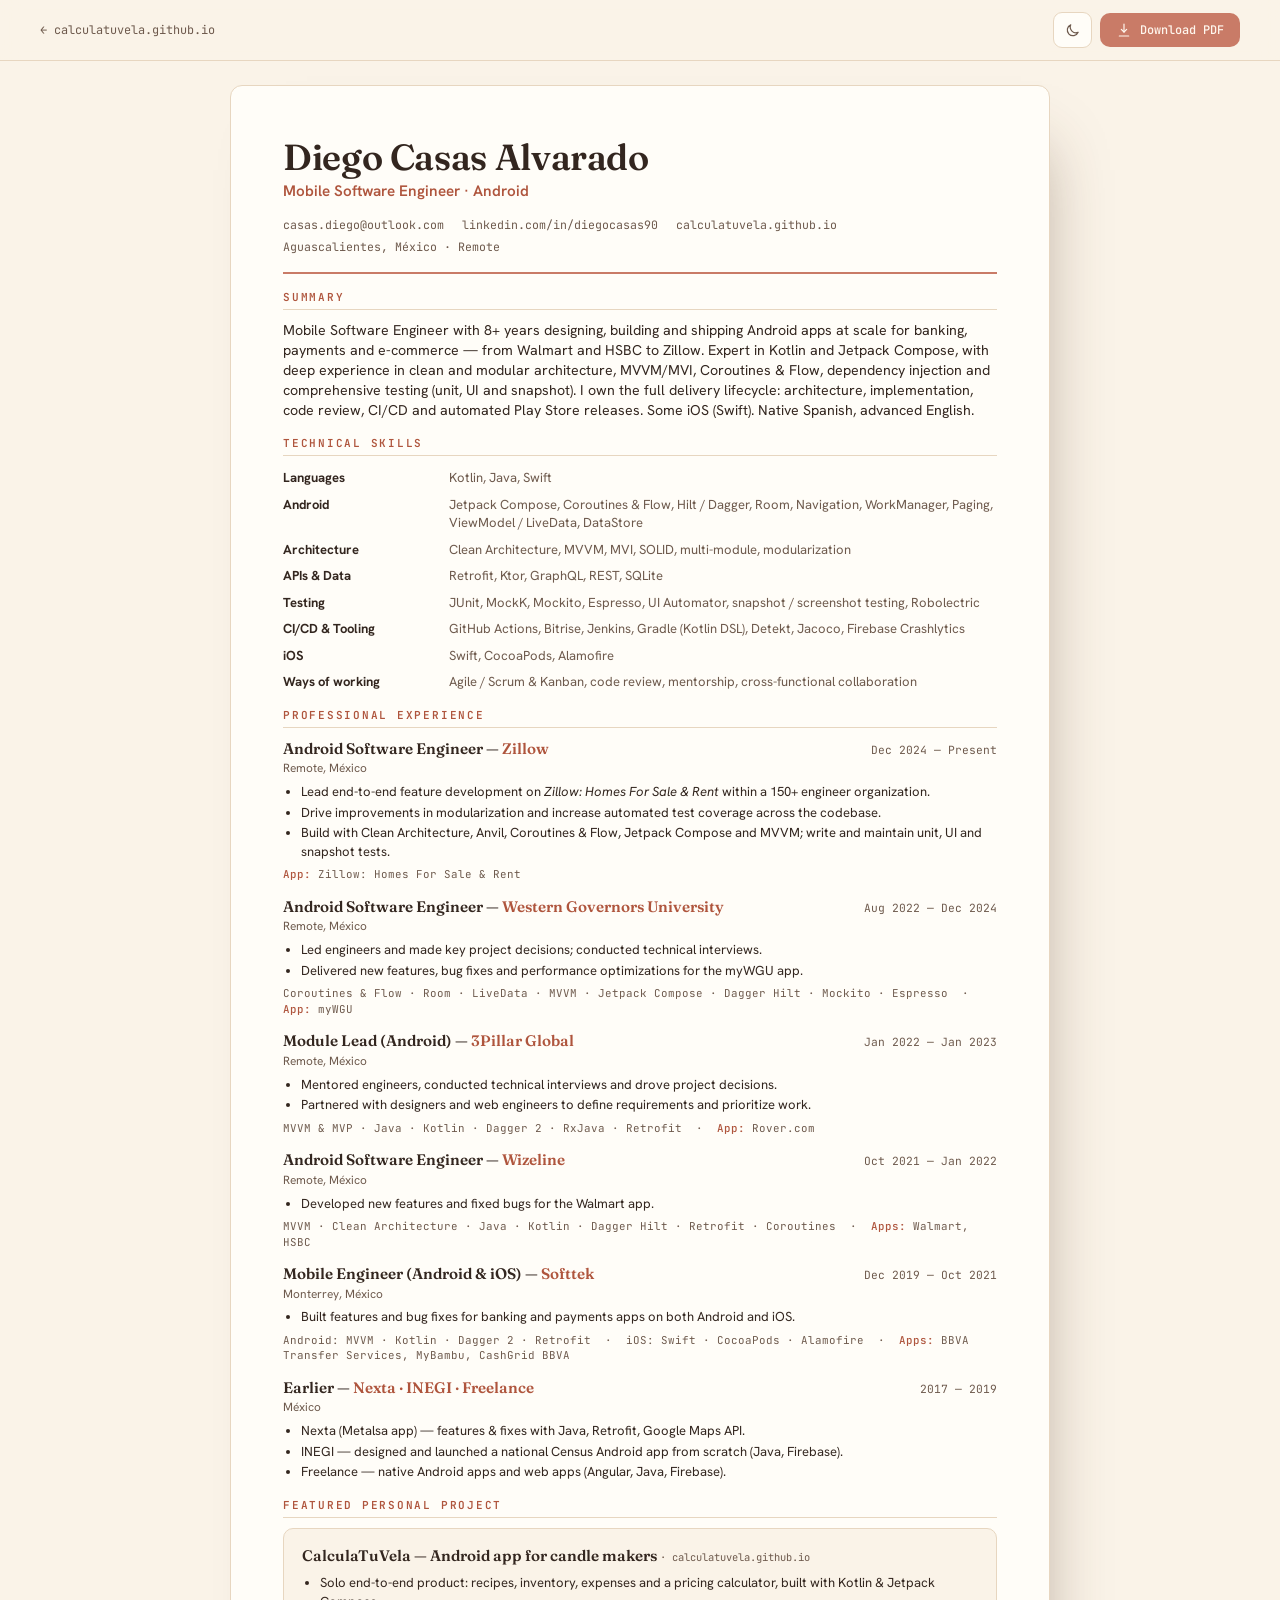
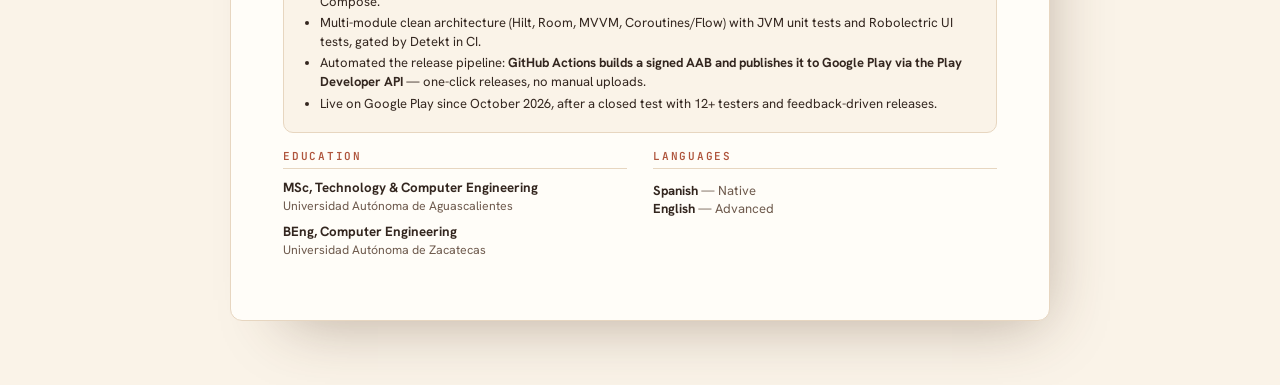
<file: cv.html>
<!DOCTYPE html>
<html lang="en">
<head>
<meta charset="UTF-8">
<meta name="viewport" content="width=device-width, initial-scale=1.0">
<title>Diego Casas — Mobile Software Engineer · Résumé</title>
<meta name="description" content="Résumé of Diego Casas Alvarado, Mobile Software Engineer (Android) with 8+ years of experience — Kotlin, Jetpack Compose, clean architecture, CI/CD.">
<link rel="canonical" href="https://calculatuvela.github.io/cv.html">
<meta property="og:type" content="profile">
<meta property="og:url" content="https://calculatuvela.github.io/cv.html">
<meta property="og:title" content="Diego Casas — Mobile Software Engineer · Android">
<meta property="og:description" content="8+ years building Android apps at scale for banking, payments and e-commerce — Kotlin, Jetpack Compose, clean architecture, CI/CD.">
<meta name="theme-color" content="#FAF3E8" media="(prefers-color-scheme: light)">
<meta name="theme-color" content="#1A1411" media="(prefers-color-scheme: dark)">
<link rel="icon" href="favicon.ico" sizes="32x32">
<link rel="icon" href="favicon.svg" type="image/svg+xml">
<link rel="apple-touch-icon" href="assets/apple-touch-icon.png">
<script>try { var t = localStorage.getItem('ctv-theme'); if (t) document.documentElement.setAttribute('data-theme', t); } catch (e) {}</script>
<link rel="preconnect" href="https://fonts.googleapis.com">
<link rel="preconnect" href="https://fonts.gstatic.com" crossorigin>
<link href="https://fonts.googleapis.com/css2?family=Fraunces:opsz,wght@9..144,500;9..144,600&family=Hanken+Grotesk:wght@400;500;600;700&family=JetBrains+Mono:wght@400;500&display=swap" rel="stylesheet">
<link rel="stylesheet" href="assets/site.css">
<script src="assets/site.js" defer></script>
<style>
  html { font-size: 14.5px; }
  body { line-height: 1.42; overflow-x: visible; }

  .topbar {
    position: sticky; top: 0; z-index: 10; display: flex; justify-content: space-between; align-items: center;
    gap: 12px; padding: 12px clamp(16px, 4vw, 40px); background: color-mix(in srgb, var(--ground) 88%, transparent);
    backdrop-filter: blur(10px); border-bottom: 1px solid var(--line);
  }
  .topbar a { text-decoration: none; font-family: var(--font-mono); font-size: 0.82rem; }
  .back { color: var(--ink-soft); }
  .back:hover { color: var(--ink); }
  .topbar-tools { display: flex; align-items: center; gap: 8px; }
  .dl { display: inline-flex; align-items: center; gap: 8px; background: var(--terracotta); color: #FFF7EE; padding: 9px 16px; border-radius: 10px; font-weight: 500; }
  .dl:hover { background: var(--terracotta-ink); }
  .dl svg { width: 16px; height: 16px; }

  .sheet { max-width: 820px; margin: 24px auto 64px; background: var(--surface); border: 1px solid var(--line); border-radius: 12px; box-shadow: var(--shadow); padding: clamp(28px, 5vw, 52px); }

  header.cv { border-bottom: 2px solid var(--terracotta); padding-bottom: 16px; margin-bottom: 18px; }
  header.cv h1 { font-family: var(--font-display); font-size: clamp(1.9rem, 4vw, 2.5rem); font-weight: 600; margin: 0; letter-spacing: -0.01em; }
  header.cv .role { font-size: 1.05rem; color: var(--terracotta-ink); font-weight: 600; margin: 4px 0 0; }
  header.cv .contact { display: flex; flex-wrap: wrap; gap: 6px 18px; margin-top: 14px; font-family: var(--font-mono); font-size: 0.8rem; color: var(--ink-soft); }
  header.cv .contact a { color: var(--ink-soft); text-decoration: none; }
  header.cv .contact a:hover { color: var(--terracotta-ink); }

  section.blk { margin-top: 18px; }
  h2.sec { font-family: var(--font-mono); font-size: 0.76rem; letter-spacing: 0.16em; text-transform: uppercase; color: var(--terracotta-ink); margin: 0 0 10px; padding-bottom: 5px; border-bottom: 1px solid var(--line); }
  p.summary { margin: 0; font-size: 0.98rem; color: var(--ink); }

  .skills { display: grid; grid-template-columns: 150px 1fr; gap: 8px 16px; font-size: 0.9rem; }
  .skills dt { font-weight: 700; color: var(--ink); }
  .skills dd { margin: 0; color: var(--ink-soft); }

  .job { margin-bottom: 13px; }
  .job:last-child { margin-bottom: 0; }
  .job .row { display: flex; justify-content: space-between; align-items: baseline; gap: 12px; flex-wrap: wrap; }
  .job .rc { font-family: var(--font-display); font-size: 1.05rem; font-weight: 600; }
  .job .rc .co { color: var(--terracotta-ink); }
  .job .when { font-family: var(--font-mono); font-size: 0.78rem; color: var(--ink-soft); white-space: nowrap; }
  .job .meta { font-size: 0.82rem; color: var(--ink-soft); margin: 1px 0 6px; }
  .job ul { margin: 6px 0 0; padding-left: 18px; }
  .job li { font-size: 0.9rem; margin-bottom: 2px; }
  .job .tech { margin-top: 6px; font-family: var(--font-mono); font-size: 0.75rem; color: var(--ink-soft); }
  .apps-tag { color: var(--terracotta-ink); font-weight: 500; }

  .project { border: 1px solid var(--line); border-radius: 10px; padding: 16px 18px; background: var(--ground); }
  .project .rc { font-family: var(--font-display); font-size: 1.05rem; font-weight: 600; }
  .project ul { margin: 8px 0 0; padding-left: 18px; }
  .project li { font-size: 0.9rem; margin-bottom: 3px; }

  .two { display: grid; grid-template-columns: 1fr 1fr; gap: 26px; }
  .edu-item { margin-bottom: 8px; }
  .edu-item .d { font-weight: 700; font-size: 0.92rem; }
  .edu-item .s { font-size: 0.85rem; color: var(--ink-soft); }
  .langs { font-size: 0.9rem; color: var(--ink-soft); }
  .langs b { color: var(--ink); }

  @media (max-width: 620px) {
    .skills { grid-template-columns: 1fr; gap: 2px 0; }
    .skills dt { margin-top: 8px; }
    .two { grid-template-columns: 1fr; gap: 16px; }
  }

  /* ---------- Print / PDF ---------- */
  @page { size: A4; margin: 10mm 0; }
  @media print {
    :root, :root[data-theme="dark"] {
      --ground: #fff; --surface: #fff; --ink: #000; --ink-soft: #444; --line: #ccc;
      --terracotta: #000; --terracotta-ink: #000;
    }
    body { background: #fff; }
    .topbar { display: none; }
    .sheet { max-width: none; margin: 0; border: none; border-radius: 0; box-shadow: none; padding: 0 16mm; }
    a { color: #000; }
    header.cv .contact a, .job .rc .co, .apps-tag, h2.sec, header.cv .role { color: #000; }
    header.cv { border-color: #000; }
    .job, .project { break-inside: avoid; }
    h2.sec { break-after: avoid; }
  }
</style>
</head>
<body>

<div class="topbar">
  <a class="back" href="./index.html">← <span>calculatuvela.github.io</span></a>
  <div class="topbar-tools">
    <button class="toolbtn" id="theme-toggle" type="button" aria-label="Toggle light/dark theme">
      <svg id="theme-icon" viewBox="0 0 24 24" fill="none" stroke="currentColor" stroke-width="1.7" stroke-linecap="round" stroke-linejoin="round"></svg>
    </button>
    <a class="dl" href="./DiegoCasas-CV.pdf" download>
      <svg viewBox="0 0 24 24" fill="none" stroke="currentColor" stroke-width="1.8" stroke-linecap="round" stroke-linejoin="round" aria-hidden="true"><path d="M12 3v12"/><path d="m8 11 4 4 4-4"/><path d="M5 21h14"/></svg>
      Download PDF
    </a>
  </div>
</div>

<div class="sheet">
  <header class="cv">
    <h1>Diego Casas Alvarado</h1>
    <p class="role">Mobile Software Engineer · Android</p>
    <div class="contact">
      <a href="mailto:casas.diego@outlook.com">casas.diego@outlook.com</a>
      <a href="https://www.linkedin.com/in/diegocasas90/">linkedin.com/in/diegocasas90</a>
      <a href="https://calculatuvela.github.io/">calculatuvela.github.io</a>
      <span>Aguascalientes, México · Remote</span>
    </div>
  </header>

  <section class="blk">
    <h2 class="sec">Summary</h2>
    <p class="summary">Mobile Software Engineer with 8+ years designing, building and shipping Android apps at scale for banking, payments and e-commerce — from Walmart and HSBC to Zillow. Expert in Kotlin and Jetpack Compose, with deep experience in clean and modular architecture, MVVM/MVI, Coroutines &amp; Flow, dependency injection and comprehensive testing (unit, UI and snapshot). I own the full delivery lifecycle: architecture, implementation, code review, CI/CD and automated Play Store releases. Some iOS (Swift). Native Spanish, advanced English.</p>
  </section>

  <section class="blk">
    <h2 class="sec">Technical Skills</h2>
    <dl class="skills">
      <dt>Languages</dt><dd>Kotlin, Java, Swift</dd>
      <dt>Android</dt><dd>Jetpack Compose, Coroutines &amp; Flow, Hilt / Dagger, Room, Navigation, WorkManager, Paging, ViewModel / LiveData, DataStore</dd>
      <dt>Architecture</dt><dd>Clean Architecture, MVVM, MVI, SOLID, multi-module, modularization</dd>
      <dt>APIs &amp; Data</dt><dd>Retrofit, Ktor, GraphQL, REST, SQLite</dd>
      <dt>Testing</dt><dd>JUnit, MockK, Mockito, Espresso, UI Automator, snapshot / screenshot testing, Robolectric</dd>
      <dt>CI/CD &amp; Tooling</dt><dd>GitHub Actions, Bitrise, Jenkins, Gradle (Kotlin DSL), Detekt, Jacoco, Firebase Crashlytics</dd>
      <dt>iOS</dt><dd>Swift, CocoaPods, Alamofire</dd>
      <dt>Ways of working</dt><dd>Agile / Scrum &amp; Kanban, code review, mentorship, cross-functional collaboration</dd>
    </dl>
  </section>

  <section class="blk">
    <h2 class="sec">Professional Experience</h2>

    <div class="job">
      <div class="row"><span class="rc">Android Software Engineer — <span class="co">Zillow</span></span><span class="when">Dec 2024 — Present</span></div>
      <div class="meta">Remote, México</div>
      <ul>
        <li>Lead end-to-end feature development on <em>Zillow: Homes For Sale &amp; Rent</em> within a 150+ engineer organization.</li>
        <li>Drive improvements in modularization and increase automated test coverage across the codebase.</li>
        <li>Build with Clean Architecture, Anvil, Coroutines &amp; Flow, Jetpack Compose and MVVM; write and maintain unit, UI and snapshot tests.</li>
      </ul>
      <div class="tech"><span class="apps-tag">App:</span> Zillow: Homes For Sale &amp; Rent</div>
    </div>

    <div class="job">
      <div class="row"><span class="rc">Android Software Engineer — <span class="co">Western Governors University</span></span><span class="when">Aug 2022 — Dec 2024</span></div>
      <div class="meta">Remote, México</div>
      <ul>
        <li>Led engineers and made key project decisions; conducted technical interviews.</li>
        <li>Delivered new features, bug fixes and performance optimizations for the myWGU app.</li>
      </ul>
      <div class="tech">Coroutines &amp; Flow · Room · LiveData · MVVM · Jetpack Compose · Dagger Hilt · Mockito · Espresso &nbsp;·&nbsp; <span class="apps-tag">App:</span> myWGU</div>
    </div>

    <div class="job">
      <div class="row"><span class="rc">Module Lead (Android) — <span class="co">3Pillar Global</span></span><span class="when">Jan 2022 — Jan 2023</span></div>
      <div class="meta">Remote, México</div>
      <ul>
        <li>Mentored engineers, conducted technical interviews and drove project decisions.</li>
        <li>Partnered with designers and web engineers to define requirements and prioritize work.</li>
      </ul>
      <div class="tech">MVVM &amp; MVP · Java · Kotlin · Dagger 2 · RxJava · Retrofit &nbsp;·&nbsp; <span class="apps-tag">App:</span> Rover.com</div>
    </div>

    <div class="job">
      <div class="row"><span class="rc">Android Software Engineer — <span class="co">Wizeline</span></span><span class="when">Oct 2021 — Jan 2022</span></div>
      <div class="meta">Remote, México</div>
      <ul>
        <li>Developed new features and fixed bugs for the Walmart app.</li>
      </ul>
      <div class="tech">MVVM · Clean Architecture · Java · Kotlin · Dagger Hilt · Retrofit · Coroutines &nbsp;·&nbsp; <span class="apps-tag">Apps:</span> Walmart, HSBC</div>
    </div>

    <div class="job">
      <div class="row"><span class="rc">Mobile Engineer (Android &amp; iOS) — <span class="co">Softtek</span></span><span class="when">Dec 2019 — Oct 2021</span></div>
      <div class="meta">Monterrey, México</div>
      <ul>
        <li>Built features and bug fixes for banking and payments apps on both Android and iOS.</li>
      </ul>
      <div class="tech">Android: MVVM · Kotlin · Dagger 2 · Retrofit &nbsp;·&nbsp; iOS: Swift · CocoaPods · Alamofire &nbsp;·&nbsp; <span class="apps-tag">Apps:</span> BBVA Transfer Services, MyBambu, CashGrid BBVA</div>
    </div>

    <div class="job">
      <div class="row"><span class="rc">Earlier — <span class="co">Nexta · INEGI · Freelance</span></span><span class="when">2017 — 2019</span></div>
      <div class="meta">México</div>
      <ul>
        <li>Nexta (Metalsa app) — features &amp; fixes with Java, Retrofit, Google Maps API.</li>
        <li>INEGI — designed and launched a national Census Android app from scratch (Java, Firebase).</li>
        <li>Freelance — native Android apps and web apps (Angular, Java, Firebase).</li>
      </ul>
    </div>
  </section>

  <section class="blk">
    <h2 class="sec">Featured Personal Project</h2>
    <div class="project">
      <div class="rc">CalculaTuVela — Android app for candle makers <span style="font-family:var(--font-mono);font-size:0.72rem;font-weight:400;color:var(--ink-soft);">· calculatuvela.github.io</span></div>
      <ul>
        <li>Solo end-to-end product: recipes, inventory, expenses and a pricing calculator, built with Kotlin &amp; Jetpack Compose.</li>
        <li>Multi-module clean architecture (Hilt, Room, MVVM, Coroutines/Flow) with JVM unit tests and Robolectric UI tests, gated by Detekt in CI.</li>
        <li>Automated the release pipeline: <b>GitHub Actions builds a signed AAB and publishes it to Google Play via the Play Developer API</b> — one-click releases, no manual uploads.</li>
        <li>Live on Google Play since October 2026, after a closed test with 12+ testers and feedback-driven releases.</li>
      </ul>
    </div>
  </section>

  <div class="two">
    <section class="blk">
      <h2 class="sec">Education</h2>
      <div class="edu-item">
        <div class="d">MSc, Technology &amp; Computer Engineering</div>
        <div class="s">Universidad Autónoma de Aguascalientes</div>
      </div>
      <div class="edu-item">
        <div class="d">BEng, Computer Engineering</div>
        <div class="s">Universidad Autónoma de Zacatecas</div>
      </div>
    </section>
    <section class="blk">
      <h2 class="sec">Languages</h2>
      <p class="langs"><b>Spanish</b> — Native<br><b>English</b> — Advanced</p>
    </section>
  </div>
</div>

</body>
</html>
</file>
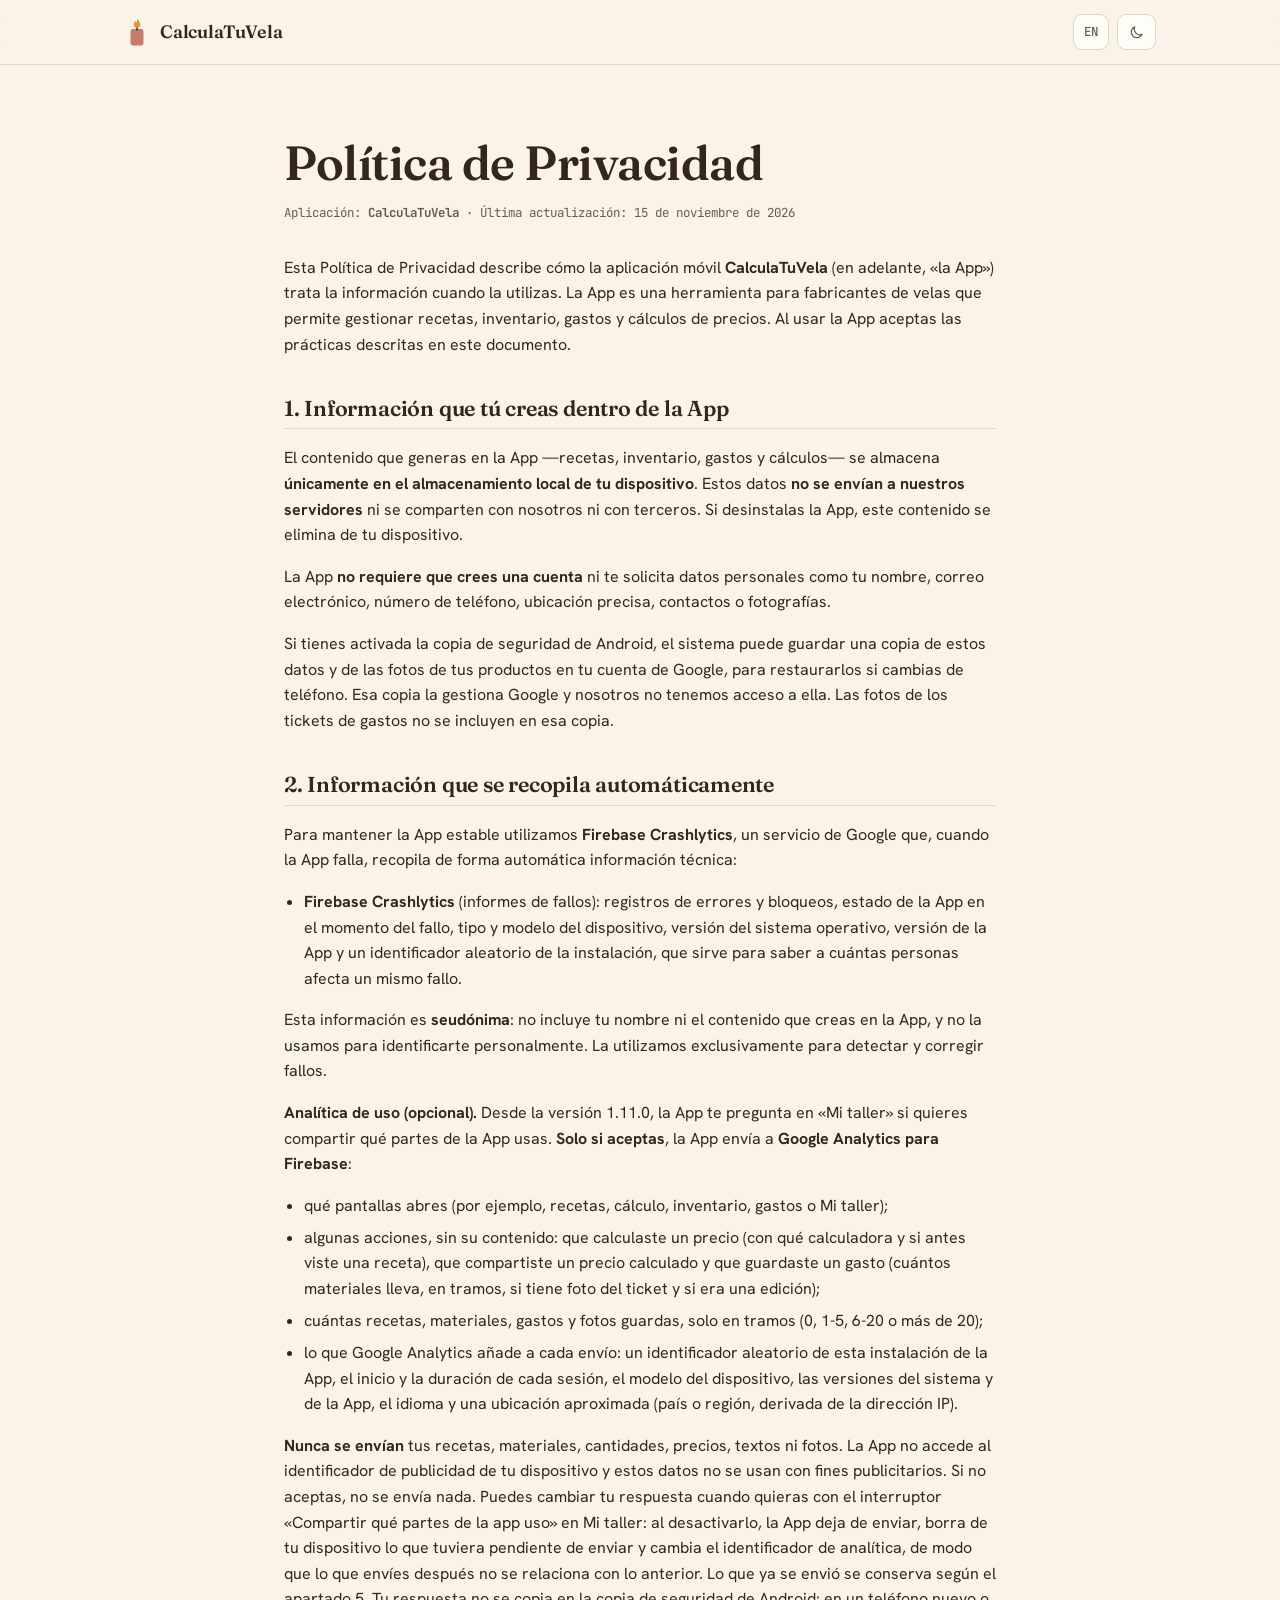
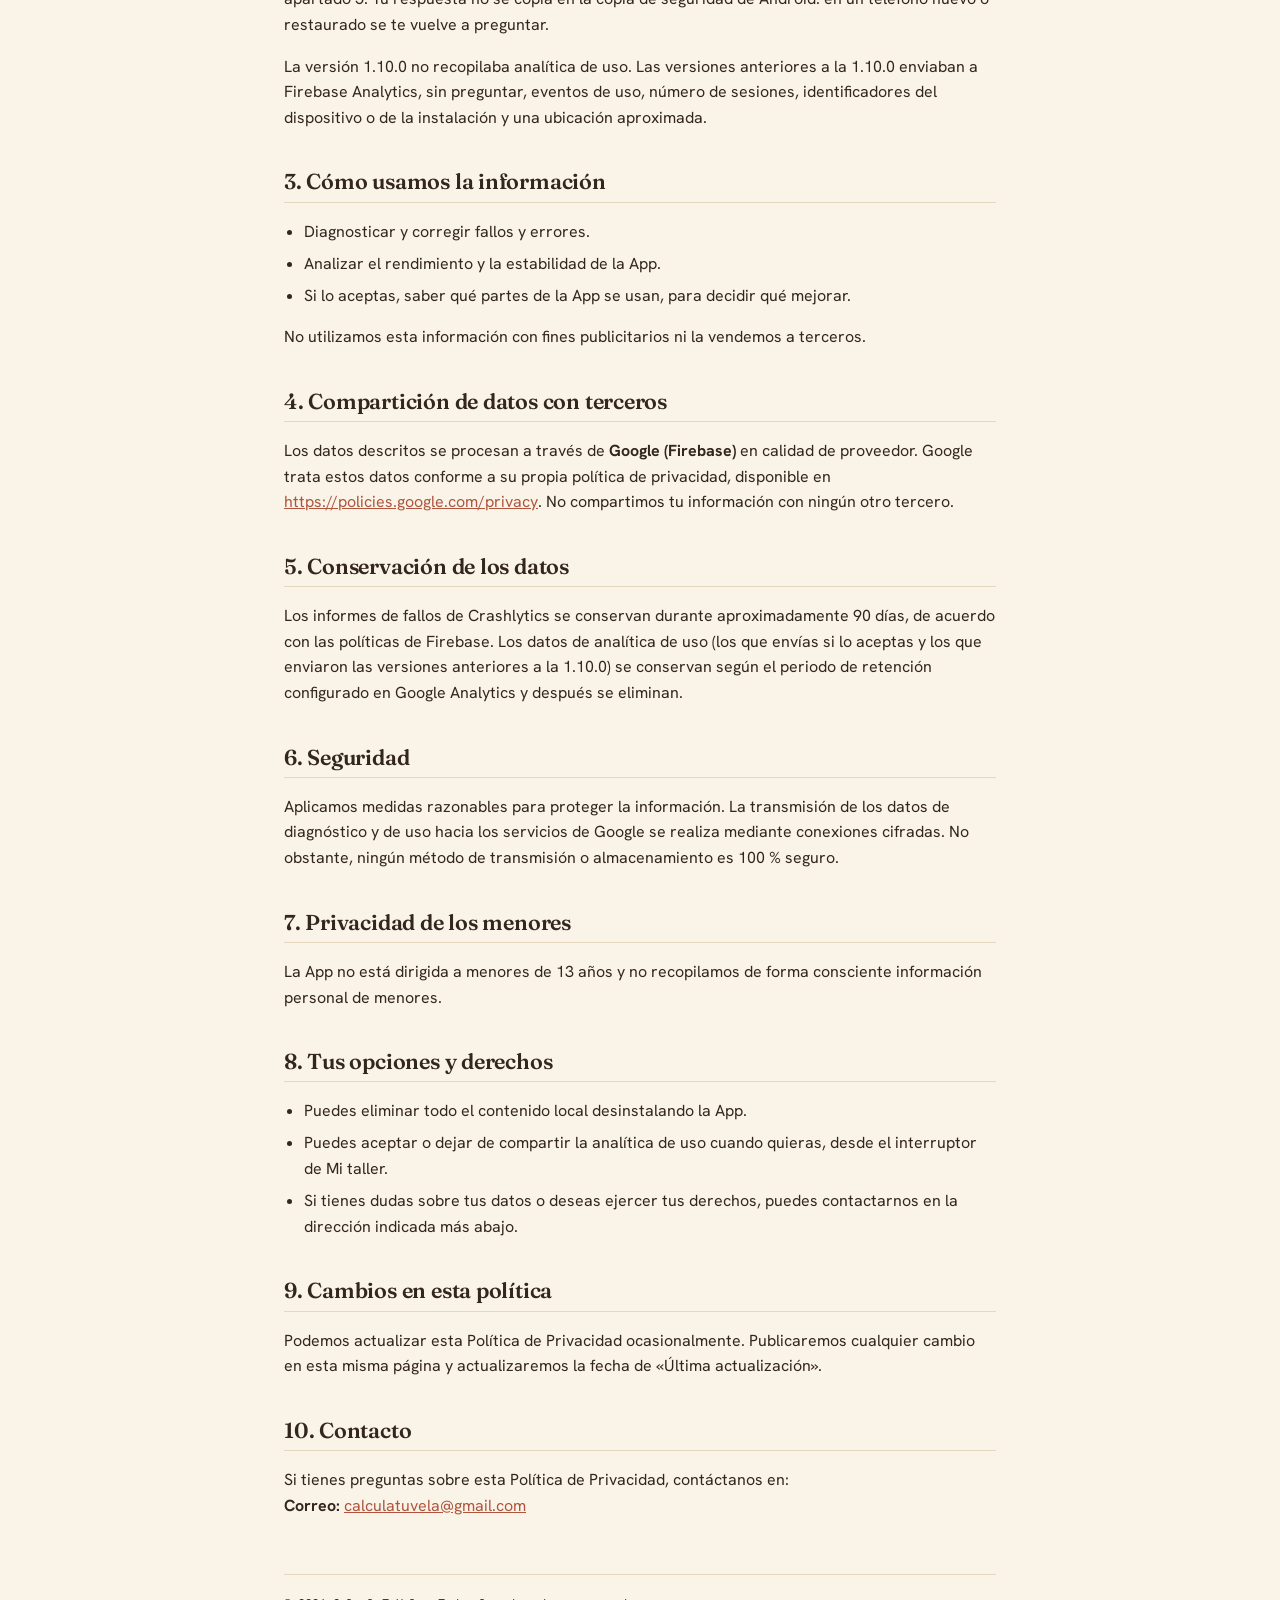
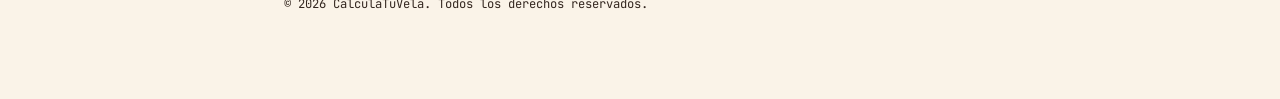
<file: privacy-policy.html>
<!DOCTYPE html>
<html lang="es" data-en-lang="en">
<head>
<meta charset="UTF-8">
<meta name="viewport" content="width=device-width, initial-scale=1.0">
<title data-en="Privacy Policy — CalculaTuVela">Política de Privacidad — CalculaTuVela</title>
<meta name="description" content="Cómo trata la información la app CalculaTuVela: tus datos se quedan en tu dispositivo; solo se recopilan datos técnicos anónimos de fallos y uso." data-en-content="How the CalculaTuVela app handles information: your data stays on your device; only anonymous technical crash and usage data is collected.">
<link rel="canonical" href="https://calculatuvela.github.io/privacy-policy.html" data-en-href="https://calculatuvela.github.io/en/privacy-policy.html">
<link rel="alternate" hreflang="es" href="https://calculatuvela.github.io/privacy-policy.html">
<link rel="alternate" hreflang="en" href="https://calculatuvela.github.io/en/privacy-policy.html">
<link rel="alternate" hreflang="x-default" href="https://calculatuvela.github.io/privacy-policy.html">
<meta name="theme-color" content="#FAF3E8" media="(prefers-color-scheme: light)">
<meta name="theme-color" content="#1A1411" media="(prefers-color-scheme: dark)">
<link rel="icon" href="favicon.ico" sizes="32x32">
<link rel="icon" href="favicon.svg" type="image/svg+xml">
<link rel="apple-touch-icon" href="assets/apple-touch-icon.png">
<script data-es-only>try { if (localStorage.getItem('ctv-lang') === 'en') location.replace('en/' + location.pathname.split('/').pop() + location.hash); } catch (e) {}</script>
<script>try { var t = localStorage.getItem('ctv-theme'); if (t) document.documentElement.setAttribute('data-theme', t); } catch (e) {}</script>
<link rel="preconnect" href="https://fonts.googleapis.com">
<link rel="preconnect" href="https://fonts.gstatic.com" crossorigin>
<link href="https://fonts.googleapis.com/css2?family=Fraunces:opsz,wght@9..144,600&family=Hanken+Grotesk:wght@400;600;700&family=JetBrains+Mono:wght@400;500&display=swap" rel="stylesheet">
<link rel="stylesheet" href="assets/site.css">
<script src="assets/site.js" defer></script>
<style>
  .doc { max-width: 760px; padding-top: clamp(40px, 7vw, 72px); padding-bottom: 72px; }
  .doc h1 { font-size: clamp(2.1rem, 5vw, 3rem); }
  .doc .meta { font-family: var(--font-mono); font-size: 0.78rem; color: var(--ink-soft); margin: 14px 0 32px; }
  .doc h2 { font-size: 1.35rem; margin-top: 40px; padding-bottom: 8px; border-bottom: 1px solid var(--line); }
  .doc p, .doc li { color: var(--ink); }
  .doc ul { padding-left: 1.25rem; }
  .doc li { margin-bottom: 0.4rem; }
  .doc strong { font-weight: 700; }
  .doc-foot { margin-top: 56px; padding-top: 20px; border-top: 1px solid var(--line); font-family: var(--font-mono); font-size: 0.76rem; color: var(--ink-soft); }
</style>
</head>
<body>

<svg width="0" height="0" style="position:absolute" aria-hidden="true">
  <defs>
    <symbol id="candle-mark" viewBox="0 0 26 30">
      <path class="flame-anim" d="M13 1.5c2.2 2.4 3.2 4.2 3.2 6.1a3.2 3.2 0 0 1-6.4 0c0-1.4.6-2.6 1.6-3.9.4 1 .9 1.5 1.6 1.8 0-1.4 0-2.6-.0-4.1z" fill="var(--flame)"/>
      <rect x="6.5" y="12" width="13" height="16.5" rx="2.4" fill="var(--terracotta)"/>
      <line x1="13" y1="11" x2="13" y2="13" stroke="var(--ink)" stroke-width="1.4" stroke-linecap="round"/>
    </symbol>
  </defs>
</svg>

<header class="site">
  <div class="wrap nav">
    <a class="brand" href="./" data-en-href="./" aria-label="CalculaTuVela — inicio" data-en-aria-label="CalculaTuVela — home">
      <svg class="mark" aria-hidden="true"><use href="#candle-mark"/></svg>
      CalculaTuVela
    </a>
    <div class="nav-tools">
      <a class="toolbtn lang-switch" href="en/privacy-policy.html" hreflang="en" lang="en" aria-label="Read in English"
         data-en-href="../privacy-policy.html" data-en-hreflang="es" data-en-lang="es" data-en-aria-label="Leer en español"
         data-es="EN" data-en="ES">EN</a>
      <button class="toolbtn" id="theme-toggle" type="button" aria-label="Cambiar tema claro/oscuro" data-en-aria-label="Toggle light/dark theme">
        <svg id="theme-icon" viewBox="0 0 24 24" fill="none" stroke="currentColor" stroke-width="1.7" stroke-linecap="round" stroke-linejoin="round"></svg>
      </button>
    </div>
  </div>
</header>

<main class="wrap doc">
  <div data-es-only>
    <h1>Política de Privacidad</h1>
    <p class="meta">Aplicación: <strong>CalculaTuVela</strong> &middot; Última actualización: 15 de noviembre de 2026</p>

    <p>
      Esta Política de Privacidad describe cómo la aplicación móvil <strong>CalculaTuVela</strong>
      (en adelante, «la App») trata la información cuando la utilizas. La App es una herramienta
      para fabricantes de velas que permite gestionar recetas, inventario, gastos y cálculos de
      precios. Al usar la App aceptas las prácticas descritas en este documento.
    </p>

    <h2>1. Información que tú creas dentro de la App</h2>
    <p>
      El contenido que generas en la App —recetas, inventario, gastos y cálculos— se almacena
      <strong>únicamente en el almacenamiento local de tu dispositivo</strong>. Estos datos
      <strong>no se envían a nuestros servidores</strong> ni se comparten con nosotros ni con
      terceros. Si desinstalas la App, este contenido se elimina de tu dispositivo.
    </p>
    <p>
      La App <strong>no requiere que crees una cuenta</strong> ni te solicita datos personales como
      tu nombre, correo electrónico, número de teléfono, ubicación precisa, contactos o fotografías.
    </p>
    <p>
      Si tienes activada la copia de seguridad de Android, el sistema puede guardar una copia de estos
      datos y de las fotos de tus productos en tu cuenta de Google, para restaurarlos si cambias de
      teléfono. Esa copia la gestiona Google y nosotros no tenemos acceso a ella. Las fotos de los
      tickets de gastos no se incluyen en esa copia.
    </p>

    <h2>2. Información que se recopila automáticamente</h2>
    <p>
      Para mantener la App estable utilizamos <strong>Firebase Crashlytics</strong>, un servicio de
      Google que, cuando la App falla, recopila de forma automática información técnica:
    </p>
    <ul>
      <li>
        <strong>Firebase Crashlytics</strong> (informes de fallos): registros de errores y bloqueos,
        estado de la App en el momento del fallo, tipo y modelo del dispositivo, versión del sistema
        operativo, versión de la App y un identificador aleatorio de la instalación, que sirve para
        saber a cuántas personas afecta un mismo fallo.
      </li>
    </ul>
    <p>
      Esta información es <strong>seudónima</strong>: no incluye tu nombre ni el contenido que creas
      en la App, y no la usamos para identificarte personalmente. La utilizamos exclusivamente para
      detectar y corregir fallos.
    </p>
    <p>
      <strong>Analítica de uso (opcional).</strong> Desde la versión 1.11.0, la App te pregunta en
      «Mi taller» si quieres compartir qué partes de la App usas. <strong>Solo si aceptas</strong>,
      la App envía a <strong>Google Analytics para Firebase</strong>:
    </p>
    <ul>
      <li>qué pantallas abres (por ejemplo, recetas, cálculo, inventario, gastos o Mi taller);</li>
      <li>
        algunas acciones, sin su contenido: que calculaste un precio (con qué calculadora y si antes
        viste una receta), que compartiste un precio calculado y que guardaste un gasto (cuántos
        materiales lleva, en tramos, si tiene foto del ticket y si era una edición);
      </li>
      <li>cuántas recetas, materiales, gastos y fotos guardas, solo en tramos (0, 1-5, 6-20 o más de 20);</li>
      <li>
        lo que Google Analytics añade a cada envío: un identificador aleatorio de esta instalación de
        la App, el inicio y la duración de cada sesión, el modelo del dispositivo, las versiones del
        sistema y de la App, el idioma y una ubicación aproximada (país o región, derivada de la
        dirección IP).
      </li>
    </ul>
    <p>
      <strong>Nunca se envían</strong> tus recetas, materiales, cantidades, precios, textos ni fotos.
      La App no accede al identificador de publicidad de tu dispositivo y estos datos no se usan con
      fines publicitarios. Si no aceptas, no se envía nada. Puedes cambiar tu respuesta cuando quieras
      con el interruptor «Compartir qué partes de la app uso» en Mi taller: al desactivarlo, la App
      deja de enviar, borra de tu dispositivo lo que tuviera pendiente de enviar y cambia el
      identificador de analítica, de modo que lo que envíes después no se relaciona con lo anterior.
      Lo que ya se envió se conserva según el apartado 5. Tu respuesta no se copia en la copia de
      seguridad de Android: en un teléfono nuevo o restaurado se te vuelve a preguntar.
    </p>
    <p>
      La versión 1.10.0 no recopilaba analítica de uso. Las versiones anteriores a la 1.10.0 enviaban
      a Firebase Analytics, sin preguntar, eventos de uso, número de sesiones, identificadores del
      dispositivo o de la instalación y una ubicación aproximada.
    </p>

    <h2>3. Cómo usamos la información</h2>
    <ul>
      <li>Diagnosticar y corregir fallos y errores.</li>
      <li>Analizar el rendimiento y la estabilidad de la App.</li>
      <li>Si lo aceptas, saber qué partes de la App se usan, para decidir qué mejorar.</li>
    </ul>
    <p>No utilizamos esta información con fines publicitarios ni la vendemos a terceros.</p>

    <h2>4. Compartición de datos con terceros</h2>
    <p>
      Los datos descritos se procesan a través de <strong>Google (Firebase)</strong>
      en calidad de proveedor. Google trata estos datos conforme a su propia política de privacidad,
      disponible en
      <a href="https://policies.google.com/privacy" target="_blank" rel="noopener">https://policies.google.com/privacy</a>.
      No compartimos tu información con ningún otro tercero.
    </p>

    <h2>5. Conservación de los datos</h2>
    <p>
      Los informes de fallos de Crashlytics se conservan durante aproximadamente 90 días, de acuerdo
      con las políticas de Firebase. Los datos de analítica de uso (los que envías si lo aceptas y los
      que enviaron las versiones anteriores a la 1.10.0) se conservan según el periodo de retención
      configurado en Google Analytics y después se eliminan.
    </p>

    <h2>6. Seguridad</h2>
    <p>
      Aplicamos medidas razonables para proteger la información. La transmisión de los datos de
      diagnóstico y de uso hacia los servicios de Google se realiza mediante conexiones cifradas. No obstante,
      ningún método de transmisión o almacenamiento es 100&nbsp;% seguro.
    </p>

    <h2>7. Privacidad de los menores</h2>
    <p>
      La App no está dirigida a menores de 13 años y no recopilamos de forma consciente información
      personal de menores.
    </p>

    <h2>8. Tus opciones y derechos</h2>
    <ul>
      <li>Puedes eliminar todo el contenido local desinstalando la App.</li>
      <li>
        Puedes aceptar o dejar de compartir la analítica de uso cuando quieras, desde el interruptor
        de Mi taller.
      </li>
      <li>
        Si tienes dudas sobre tus datos o deseas ejercer tus derechos, puedes contactarnos en la
        dirección indicada más abajo.
      </li>
    </ul>

    <h2>9. Cambios en esta política</h2>
    <p>
      Podemos actualizar esta Política de Privacidad ocasionalmente. Publicaremos cualquier cambio en
      esta misma página y actualizaremos la fecha de «Última actualización».
    </p>

    <h2>10. Contacto</h2>
    <p>
      Si tienes preguntas sobre esta Política de Privacidad, contáctanos en:<br>
      <strong>Correo:</strong> <a href="mailto:calculatuvela@gmail.com">calculatuvela@gmail.com</a>
    </p>
  </div>

  <template data-en-only>
    <h1>Privacy Policy</h1>
    <p class="meta">App: <strong>CalculaTuVela</strong> &middot; Last updated: November 15, 2026</p>
    <p>
      The Spanish version of this policy is the original; this English translation is provided for convenience.
    </p>

    <p>
      This Privacy Policy describes how the <strong>CalculaTuVela</strong> mobile application
      (the “App”) handles information when you use it. The App is a tool for candle makers to
      manage recipes, inventory, expenses and price calculations. By using the App you agree to
      the practices described in this document.
    </p>

    <h2>1. Information you create in the App</h2>
    <p>
      The content you create in the App —recipes, inventory, expenses and calculations— is stored
      <strong>only in your device's local storage</strong>. This data
      <strong>is not sent to our servers</strong> and is not shared with us or with third
      parties. If you uninstall the App, this content is deleted from your device.
    </p>
    <p>
      The App <strong>does not require you to create an account</strong> and does not ask for
      personal data such as your name, email address, phone number, precise location, contacts or photos.
    </p>
    <p>
      If Android backup is turned on, the system may keep a copy of this data and of your product
      photos in your Google account, to restore them if you change phones. Google manages that copy
      and we have no access to it. Expense receipt photos are not included in it.
    </p>

    <h2>2. Information collected automatically</h2>
    <p>
      To keep the App stable we use <strong>Firebase Crashlytics</strong>, a Google service that,
      when the App crashes, automatically collects technical information:
    </p>
    <ul>
      <li>
        <strong>Firebase Crashlytics</strong> (crash reports): error and crash logs, the App's state
        at the time of the crash, device type and model, operating system version, App version and a
        random installation identifier, used to tell how many people the same crash affects.
      </li>
    </ul>
    <p>
      This information is <strong>pseudonymous</strong>: it does not include your name or the content
      you create in the App, and we do not use it to identify you personally. We use it solely to
      detect and fix crashes.
    </p>
    <p>
      <strong>Usage analytics (optional).</strong> Since version 1.11.0, the App asks you in
      “My workshop” whether you want to share which parts of the App you use. <strong>Only if you
      agree</strong> does the App send <strong>Google Analytics for Firebase</strong>:
    </p>
    <ul>
      <li>which screens you open (for example recipes, calculator, inventory, expenses or My workshop);</li>
      <li>
        some actions, without their content: that you calculated a price (with which calculator, and
        whether you looked at a recipe first), that you shared a calculated price, and that you saved
        an expense (how many materials it has, in ranges, whether it has a receipt photo and whether it
        was an edit);
      </li>
      <li>how many recipes, materials, expenses and photos you keep, only in ranges (0, 1-5, 6-20 or more than 20);</li>
      <li>
        what Google Analytics adds to every upload: a random identifier for this installation of the
        App, when each session starts and how long it lasts, the device model, the system and App
        versions, the language and an approximate location (country or region, derived from the IP
        address).
      </li>
    </ul>
    <p>
      Your recipes, materials, quantities, prices, text and photos are <strong>never sent</strong>.
      The App does not access your device's advertising ID and this data is not used for
      advertising. If you do not agree, nothing is sent. You can change your answer at any time with
      the “Share which parts of the app I use” switch in My workshop: turning it off stops the
      uploads, deletes from your device anything still waiting to be sent and changes the analytics
      identifier, so that anything you send later is not linked to what came before. What was already
      sent is kept as described in section 5. Your answer is not copied into Android's backup: on a
      new or restored phone you are asked again.
    </p>
    <p>
      Version 1.10.0 did not collect usage analytics. Versions before 1.10.0 sent Firebase Analytics,
      without asking, usage events, the number of sessions, device or installation identifiers and an
      approximate location.
    </p>

    <h2>3. How we use the information</h2>
    <ul>
      <li>Diagnose and fix crashes and errors.</li>
      <li>Analyze the App's performance and stability.</li>
      <li>If you agree, learn which parts of the App are used, to decide what to improve.</li>
    </ul>
    <p>We do not use this information for advertising and we do not sell it to third parties.</p>

    <h2>4. Sharing data with third parties</h2>
    <p>
      The data described above is processed by <strong>Google (Firebase)</strong>
      as a service provider. Google handles this data under its own privacy policy, available at
      <a href="https://policies.google.com/privacy" target="_blank" rel="noopener">https://policies.google.com/privacy</a>.
      We do not share your information with any other third party.
    </p>

    <h2>5. Data retention</h2>
    <p>
      Crashlytics crash reports are kept for approximately 90 days, in line with Firebase policies.
      Usage analytics data (what you send if you agree, and what versions before 1.10.0 sent) is kept
      for the retention period set in Google Analytics and deleted afterwards.
    </p>

    <h2>6. Security</h2>
    <p>
      We apply reasonable measures to protect information. Diagnostic and usage data is sent to
      Google's services over encrypted connections. However, no method of transmission or storage is
      100&nbsp;% secure.
    </p>

    <h2>7. Children's privacy</h2>
    <p>
      The App is not directed at children under 13 and we do not knowingly collect personal
      information from children.
    </p>

    <h2>8. Your choices and rights</h2>
    <ul>
      <li>You can delete all local content by uninstalling the App.</li>
      <li>
        You can start or stop sharing usage analytics at any time, with the switch in My workshop.
      </li>
      <li>
        If you have questions about your data or want to exercise your rights, you can contact us
        at the address below.
      </li>
    </ul>

    <h2>9. Changes to this policy</h2>
    <p>
      We may update this Privacy Policy from time to time. We will post any changes on this page
      and update the “Last updated” date.
    </p>

    <h2>10. Contact</h2>
    <p>
      If you have questions about this Privacy Policy, contact us at:<br>
      <strong>Email:</strong> <a href="mailto:calculatuvela@gmail.com">calculatuvela@gmail.com</a>
    </p>
  </template>

  <p class="doc-foot">&copy; <span id="year"></span> CalculaTuVela. <span data-es="Todos los derechos reservados." data-en="All rights reserved.">Todos los derechos reservados.</span></p>
</main>

</body>
</html>
</file>
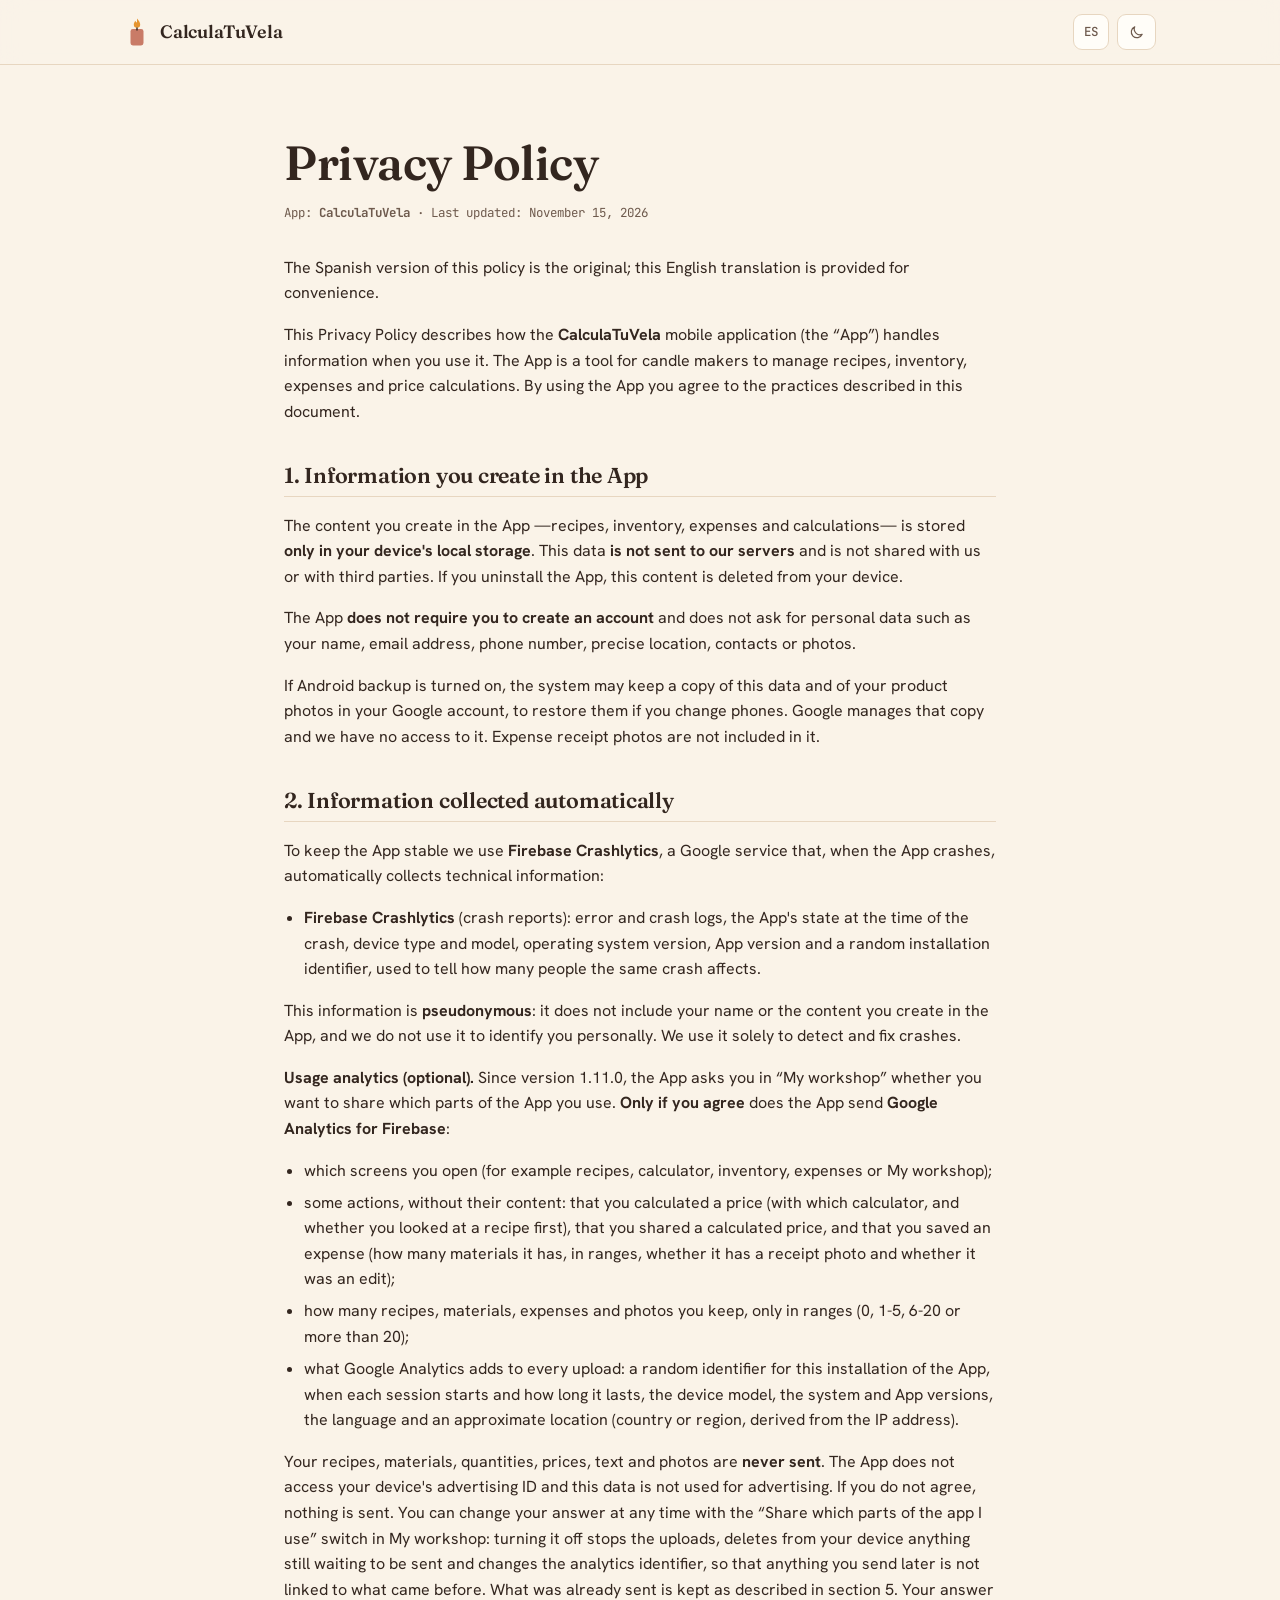
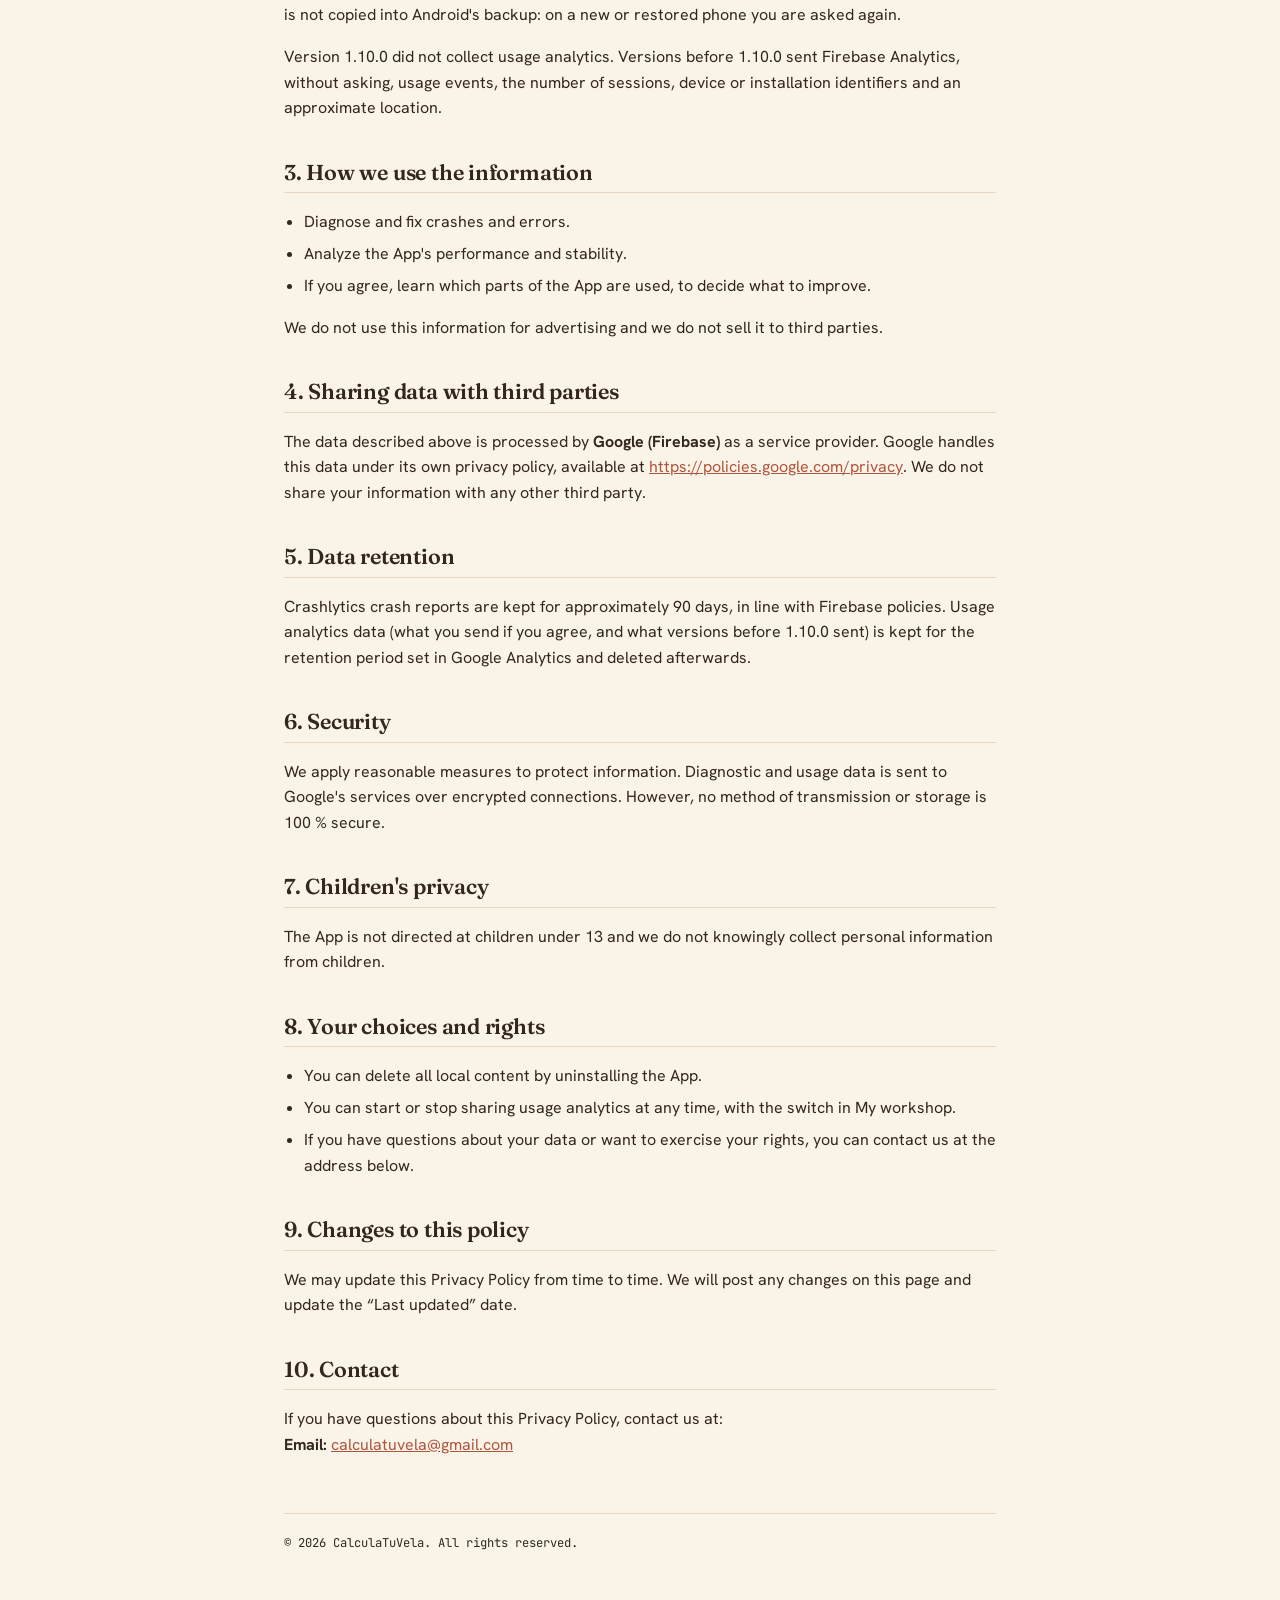
<file: en/privacy-policy.html>
<!DOCTYPE html>
<html lang="en">
<head>
<meta charset="UTF-8">
<meta name="viewport" content="width=device-width, initial-scale=1.0">
<title>Privacy Policy — CalculaTuVela</title>
<meta name="description" content="How the CalculaTuVela app handles information: your data stays on your device; only anonymous technical crash and usage data is collected.">
<link rel="canonical" href="https://calculatuvela.github.io/en/privacy-policy.html">
<link rel="alternate" hreflang="es" href="https://calculatuvela.github.io/privacy-policy.html">
<link rel="alternate" hreflang="en" href="https://calculatuvela.github.io/en/privacy-policy.html">
<link rel="alternate" hreflang="x-default" href="https://calculatuvela.github.io/privacy-policy.html">
<meta name="theme-color" content="#FAF3E8" media="(prefers-color-scheme: light)">
<meta name="theme-color" content="#1A1411" media="(prefers-color-scheme: dark)">
<link rel="icon" href="../favicon.ico" sizes="32x32">
<link rel="icon" href="../favicon.svg" type="image/svg+xml">
<link rel="apple-touch-icon" href="../assets/apple-touch-icon.png">

<script>try { var t = localStorage.getItem('ctv-theme'); if (t) document.documentElement.setAttribute('data-theme', t); } catch (e) {}</script>
<link rel="preconnect" href="https://fonts.googleapis.com">
<link rel="preconnect" href="https://fonts.gstatic.com" crossorigin>
<link href="https://fonts.googleapis.com/css2?family=Fraunces:opsz,wght@9..144,600&family=Hanken+Grotesk:wght@400;600;700&family=JetBrains+Mono:wght@400;500&display=swap" rel="stylesheet">
<link rel="stylesheet" href="../assets/site.css">
<script src="../assets/site.js" defer></script>
<style>
  .doc { max-width: 760px; padding-top: clamp(40px, 7vw, 72px); padding-bottom: 72px; }
  .doc h1 { font-size: clamp(2.1rem, 5vw, 3rem); }
  .doc .meta { font-family: var(--font-mono); font-size: 0.78rem; color: var(--ink-soft); margin: 14px 0 32px; }
  .doc h2 { font-size: 1.35rem; margin-top: 40px; padding-bottom: 8px; border-bottom: 1px solid var(--line); }
  .doc p, .doc li { color: var(--ink); }
  .doc ul { padding-left: 1.25rem; }
  .doc li { margin-bottom: 0.4rem; }
  .doc strong { font-weight: 700; }
  .doc-foot { margin-top: 56px; padding-top: 20px; border-top: 1px solid var(--line); font-family: var(--font-mono); font-size: 0.76rem; color: var(--ink-soft); }
</style>
</head>
<body>

<svg width="0" height="0" style="position:absolute" aria-hidden="true">
  <defs>
    <symbol id="candle-mark" viewBox="0 0 26 30">
      <path class="flame-anim" d="M13 1.5c2.2 2.4 3.2 4.2 3.2 6.1a3.2 3.2 0 0 1-6.4 0c0-1.4.6-2.6 1.6-3.9.4 1 .9 1.5 1.6 1.8 0-1.4 0-2.6-.0-4.1z" fill="var(--flame)"/>
      <rect x="6.5" y="12" width="13" height="16.5" rx="2.4" fill="var(--terracotta)"/>
      <line x1="13" y1="11" x2="13" y2="13" stroke="var(--ink)" stroke-width="1.4" stroke-linecap="round"/>
    </symbol>
  </defs>
</svg>

<header class="site">
  <div class="wrap nav">
    <a class="brand" href="./" aria-label="CalculaTuVela — home">
      <svg class="mark" aria-hidden="true"><use href="#candle-mark"/></svg>
      CalculaTuVela
    </a>
    <div class="nav-tools">
      <a class="toolbtn lang-switch" href="../privacy-policy.html" hreflang="es" lang="es" aria-label="Leer en español">ES</a>
      <button class="toolbtn" id="theme-toggle" type="button" aria-label="Toggle light/dark theme">
        <svg id="theme-icon" viewBox="0 0 24 24" fill="none" stroke="currentColor" stroke-width="1.7" stroke-linecap="round" stroke-linejoin="round"></svg>
      </button>
    </div>
  </div>
</header>

<main class="wrap doc">
  

  
    <h1>Privacy Policy</h1>
    <p class="meta">App: <strong>CalculaTuVela</strong> &middot; Last updated: November 15, 2026</p>
    <p>
      The Spanish version of this policy is the original; this English translation is provided for convenience.
    </p>

    <p>
      This Privacy Policy describes how the <strong>CalculaTuVela</strong> mobile application
      (the “App”) handles information when you use it. The App is a tool for candle makers to
      manage recipes, inventory, expenses and price calculations. By using the App you agree to
      the practices described in this document.
    </p>

    <h2>1. Information you create in the App</h2>
    <p>
      The content you create in the App —recipes, inventory, expenses and calculations— is stored
      <strong>only in your device's local storage</strong>. This data
      <strong>is not sent to our servers</strong> and is not shared with us or with third
      parties. If you uninstall the App, this content is deleted from your device.
    </p>
    <p>
      The App <strong>does not require you to create an account</strong> and does not ask for
      personal data such as your name, email address, phone number, precise location, contacts or photos.
    </p>
    <p>
      If Android backup is turned on, the system may keep a copy of this data and of your product
      photos in your Google account, to restore them if you change phones. Google manages that copy
      and we have no access to it. Expense receipt photos are not included in it.
    </p>

    <h2>2. Information collected automatically</h2>
    <p>
      To keep the App stable we use <strong>Firebase Crashlytics</strong>, a Google service that,
      when the App crashes, automatically collects technical information:
    </p>
    <ul>
      <li>
        <strong>Firebase Crashlytics</strong> (crash reports): error and crash logs, the App's state
        at the time of the crash, device type and model, operating system version, App version and a
        random installation identifier, used to tell how many people the same crash affects.
      </li>
    </ul>
    <p>
      This information is <strong>pseudonymous</strong>: it does not include your name or the content
      you create in the App, and we do not use it to identify you personally. We use it solely to
      detect and fix crashes.
    </p>
    <p>
      <strong>Usage analytics (optional).</strong> Since version 1.11.0, the App asks you in
      “My workshop” whether you want to share which parts of the App you use. <strong>Only if you
      agree</strong> does the App send <strong>Google Analytics for Firebase</strong>:
    </p>
    <ul>
      <li>which screens you open (for example recipes, calculator, inventory, expenses or My workshop);</li>
      <li>
        some actions, without their content: that you calculated a price (with which calculator, and
        whether you looked at a recipe first), that you shared a calculated price, and that you saved
        an expense (how many materials it has, in ranges, whether it has a receipt photo and whether it
        was an edit);
      </li>
      <li>how many recipes, materials, expenses and photos you keep, only in ranges (0, 1-5, 6-20 or more than 20);</li>
      <li>
        what Google Analytics adds to every upload: a random identifier for this installation of the
        App, when each session starts and how long it lasts, the device model, the system and App
        versions, the language and an approximate location (country or region, derived from the IP
        address).
      </li>
    </ul>
    <p>
      Your recipes, materials, quantities, prices, text and photos are <strong>never sent</strong>.
      The App does not access your device's advertising ID and this data is not used for
      advertising. If you do not agree, nothing is sent. You can change your answer at any time with
      the “Share which parts of the app I use” switch in My workshop: turning it off stops the
      uploads, deletes from your device anything still waiting to be sent and changes the analytics
      identifier, so that anything you send later is not linked to what came before. What was already
      sent is kept as described in section 5. Your answer is not copied into Android's backup: on a
      new or restored phone you are asked again.
    </p>
    <p>
      Version 1.10.0 did not collect usage analytics. Versions before 1.10.0 sent Firebase Analytics,
      without asking, usage events, the number of sessions, device or installation identifiers and an
      approximate location.
    </p>

    <h2>3. How we use the information</h2>
    <ul>
      <li>Diagnose and fix crashes and errors.</li>
      <li>Analyze the App's performance and stability.</li>
      <li>If you agree, learn which parts of the App are used, to decide what to improve.</li>
    </ul>
    <p>We do not use this information for advertising and we do not sell it to third parties.</p>

    <h2>4. Sharing data with third parties</h2>
    <p>
      The data described above is processed by <strong>Google (Firebase)</strong>
      as a service provider. Google handles this data under its own privacy policy, available at
      <a href="https://policies.google.com/privacy" target="_blank" rel="noopener">https://policies.google.com/privacy</a>.
      We do not share your information with any other third party.
    </p>

    <h2>5. Data retention</h2>
    <p>
      Crashlytics crash reports are kept for approximately 90 days, in line with Firebase policies.
      Usage analytics data (what you send if you agree, and what versions before 1.10.0 sent) is kept
      for the retention period set in Google Analytics and deleted afterwards.
    </p>

    <h2>6. Security</h2>
    <p>
      We apply reasonable measures to protect information. Diagnostic and usage data is sent to
      Google's services over encrypted connections. However, no method of transmission or storage is
      100&nbsp;% secure.
    </p>

    <h2>7. Children's privacy</h2>
    <p>
      The App is not directed at children under 13 and we do not knowingly collect personal
      information from children.
    </p>

    <h2>8. Your choices and rights</h2>
    <ul>
      <li>You can delete all local content by uninstalling the App.</li>
      <li>
        You can start or stop sharing usage analytics at any time, with the switch in My workshop.
      </li>
      <li>
        If you have questions about your data or want to exercise your rights, you can contact us
        at the address below.
      </li>
    </ul>

    <h2>9. Changes to this policy</h2>
    <p>
      We may update this Privacy Policy from time to time. We will post any changes on this page
      and update the “Last updated” date.
    </p>

    <h2>10. Contact</h2>
    <p>
      If you have questions about this Privacy Policy, contact us at:<br>
      <strong>Email:</strong> <a href="mailto:calculatuvela@gmail.com">calculatuvela@gmail.com</a>
    </p>
  

  <p class="doc-foot">&copy; <span id="year"></span> CalculaTuVela. <span>All rights reserved.</span></p>
</main>

</body>
</html>
</file>
<file: assets/site.css>
/* Shared by every page: color tokens, base styles and the site header. */
:root {
  color-scheme: light;
  --ground: #FAF3E8;
  --surface: #FFFDF8;
  --surface-2: #F4E9D8;
  --ink: #33261F;
  --ink-soft: #6E5A4D;
  --line: #E7D6C0;
  --terracotta: #C97B67;
  --terracotta-ink: #AF553D;
  --flame: #E6952F;
  --flame-soft: rgba(230, 149, 47, 0.16);
  --shadow: 24px 32px 60px -32px rgba(80, 50, 30, 0.38);
  --shadow-sm: 0 2px 10px -4px rgba(80, 50, 30, 0.28);

  --font-display: "Fraunces", Georgia, "Times New Roman", serif;
  --font-body: "Hanken Grotesk", -apple-system, BlinkMacSystemFont, "Segoe UI", Roboto, sans-serif;
  --font-mono: "JetBrains Mono", ui-monospace, "SF Mono", Menlo, monospace;

  --maxw: 1080px;
}
@media (prefers-color-scheme: dark) {
  :root:not([data-theme="light"]) {
    color-scheme: dark;
    --ground: #1A1411;
    --surface: #241C17;
    --surface-2: #2E2318;
    --ink: #F0E5D6;
    --ink-soft: #B6A18E;
    --line: #3A2C22;
    --terracotta: #DB8E77;
    --terracotta-ink: #E4A48F;
    --flame: #F0B45C;
    --flame-soft: rgba(240, 180, 92, 0.14);
    --shadow: 24px 32px 70px -30px rgba(0, 0, 0, 0.7);
    --shadow-sm: 0 2px 12px -4px rgba(0, 0, 0, 0.6);
  }
}
:root[data-theme="dark"] {
  color-scheme: dark;
  --ground: #1A1411;
  --surface: #241C17;
  --surface-2: #2E2318;
  --ink: #F0E5D6;
  --ink-soft: #B6A18E;
  --line: #3A2C22;
  --terracotta: #DB8E77;
  --terracotta-ink: #E4A48F;
  --flame: #F0B45C;
  --flame-soft: rgba(240, 180, 92, 0.14);
  --shadow: 24px 32px 70px -30px rgba(0, 0, 0, 0.7);
  --shadow-sm: 0 2px 12px -4px rgba(0, 0, 0, 0.6);
}

* { box-sizing: border-box; }
html { scroll-behavior: smooth; }
@media (prefers-reduced-motion: reduce) {
  html { scroll-behavior: auto; }
  *, *::before, *::after { animation-duration: 0.001ms !important; animation-iteration-count: 1 !important; transition-duration: 0.001ms !important; }
}
body {
  margin: 0;
  font-family: var(--font-body);
  background: var(--ground);
  color: var(--ink);
  line-height: 1.6;
  -webkit-font-smoothing: antialiased;
  text-rendering: optimizeLegibility;
  overflow-x: hidden;
}
.wrap { width: 100%; max-width: var(--maxw); margin: 0 auto; padding: 0 24px; }
a { color: var(--terracotta-ink); }
h1, h2, h3 { font-family: var(--font-display); font-weight: 600; line-height: 1.08; text-wrap: balance; margin: 0; letter-spacing: -0.01em; }
::selection { background: var(--flame); color: #1A1411; }
:focus-visible { outline: 2.5px solid var(--flame); outline-offset: 3px; border-radius: 3px; }

/* ---------- Header ---------- */
header.site {
  position: sticky; top: 0; z-index: 50;
  background: color-mix(in srgb, var(--ground) 86%, transparent);
  backdrop-filter: blur(12px) saturate(1.1);
  border-bottom: 1px solid var(--line);
}
.nav { display: flex; align-items: center; justify-content: space-between; height: 64px; }
.brand { display: flex; align-items: center; gap: 10px; font-family: var(--font-display); font-weight: 600; font-size: 1.12rem; color: var(--ink); text-decoration: none; letter-spacing: -0.01em; }
.brand .mark { width: 26px; height: 30px; flex-shrink: 0; }
.nav-links { display: flex; align-items: center; gap: 4px; }
.nav-links a { color: var(--ink-soft); text-decoration: none; font-size: 0.9rem; font-weight: 500; padding: 8px 12px; border-radius: 8px; transition: color .18s, background .18s; }
.nav-links a:hover { color: var(--ink); background: var(--surface-2); }
.nav-tools { display: flex; align-items: center; gap: 8px; }
.toolbtn {
  display: inline-flex; align-items: center; justify-content: center; gap: 6px;
  height: 36px; min-width: 36px; padding: 0 10px;
  border: 1px solid var(--line); background: var(--surface); color: var(--ink-soft);
  border-radius: 9px; cursor: pointer; font-family: var(--font-mono); font-size: 0.78rem; font-weight: 500;
  text-decoration: none;
  transition: color .18s, border-color .18s, background .18s;
}
.toolbtn:hover { color: var(--ink); border-color: var(--terracotta); }
.toolbtn svg { width: 17px; height: 17px; display: block; }
@media (max-width: 720px) { .nav-links { display: none; } }

/* flame flicker on the wordmark candle */
@keyframes flicker { 0%,100% { opacity: 1; transform: scaleY(1); } 45% { opacity: 0.82; transform: scaleY(0.94); } 70% { opacity: 0.95; transform: scaleY(1.03); } }
.flame-anim { transform-origin: center bottom; animation: flicker 2.8s ease-in-out infinite; }
</file>
